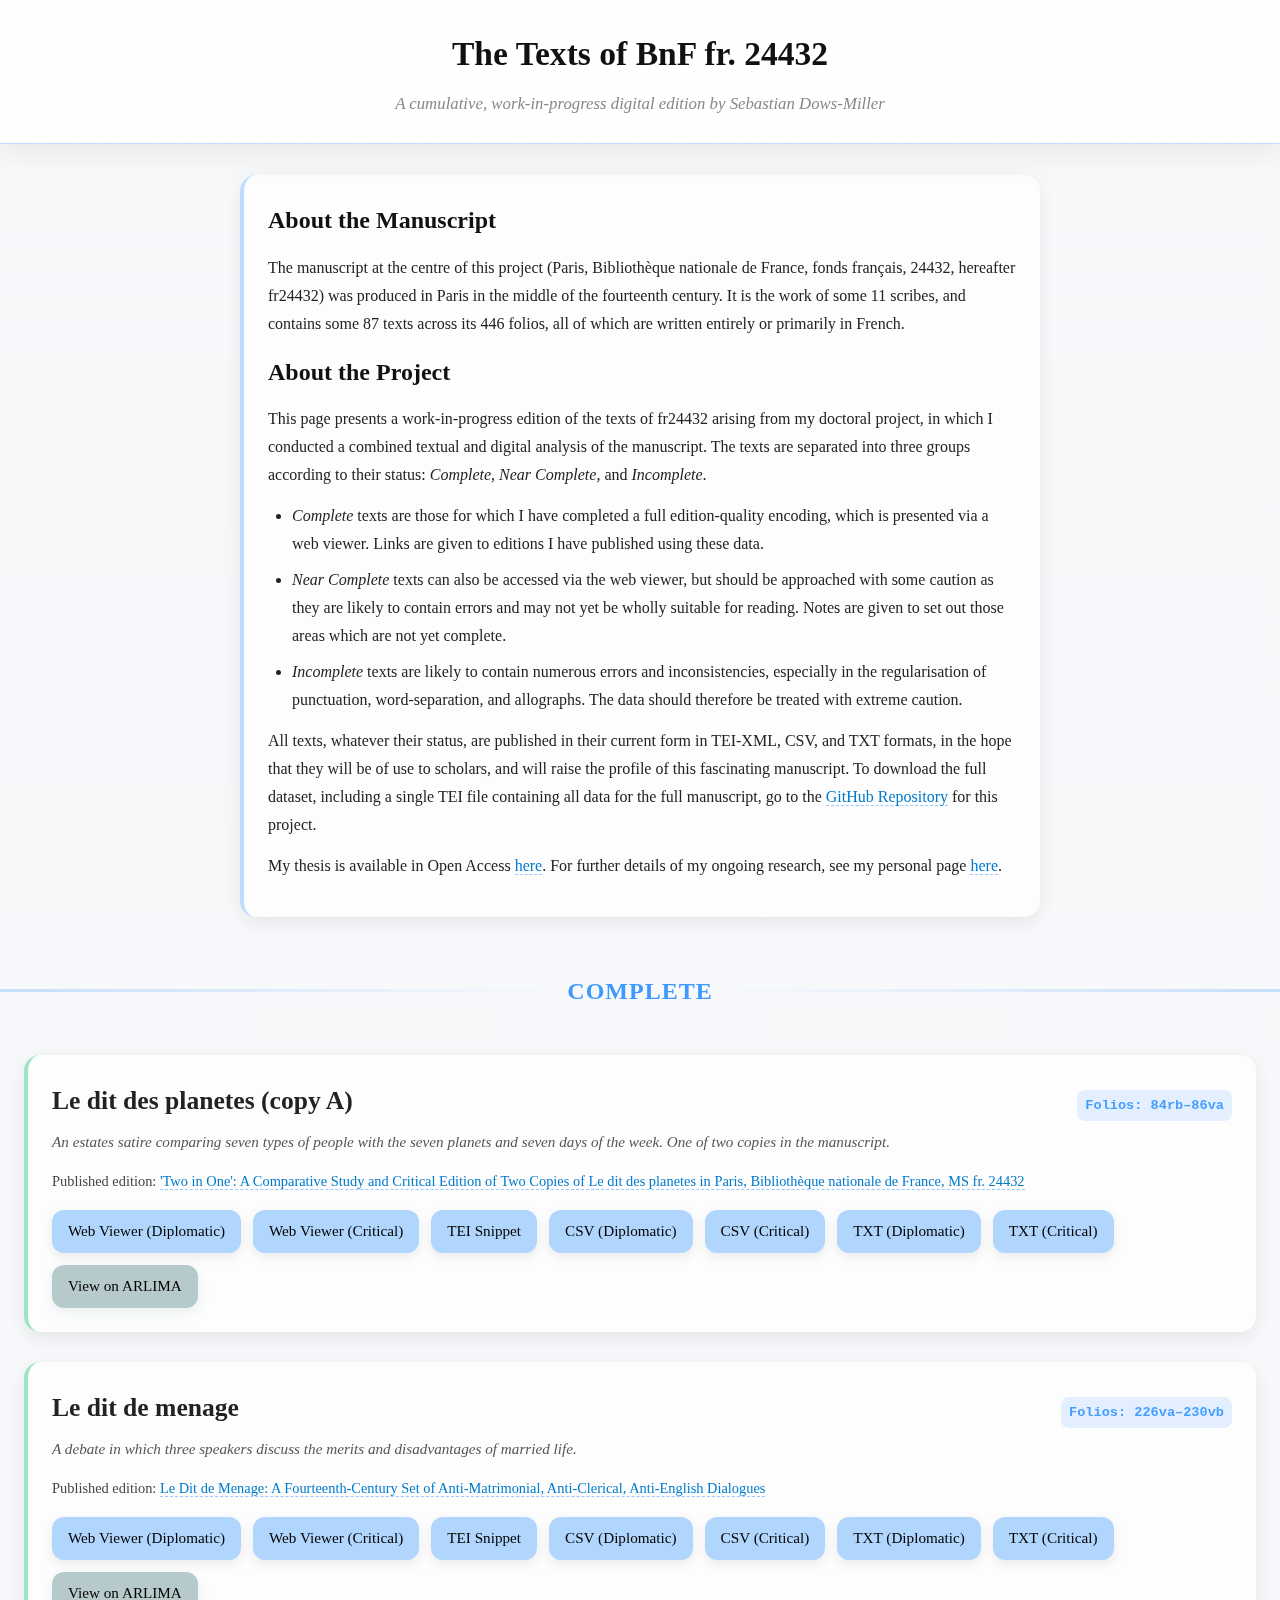
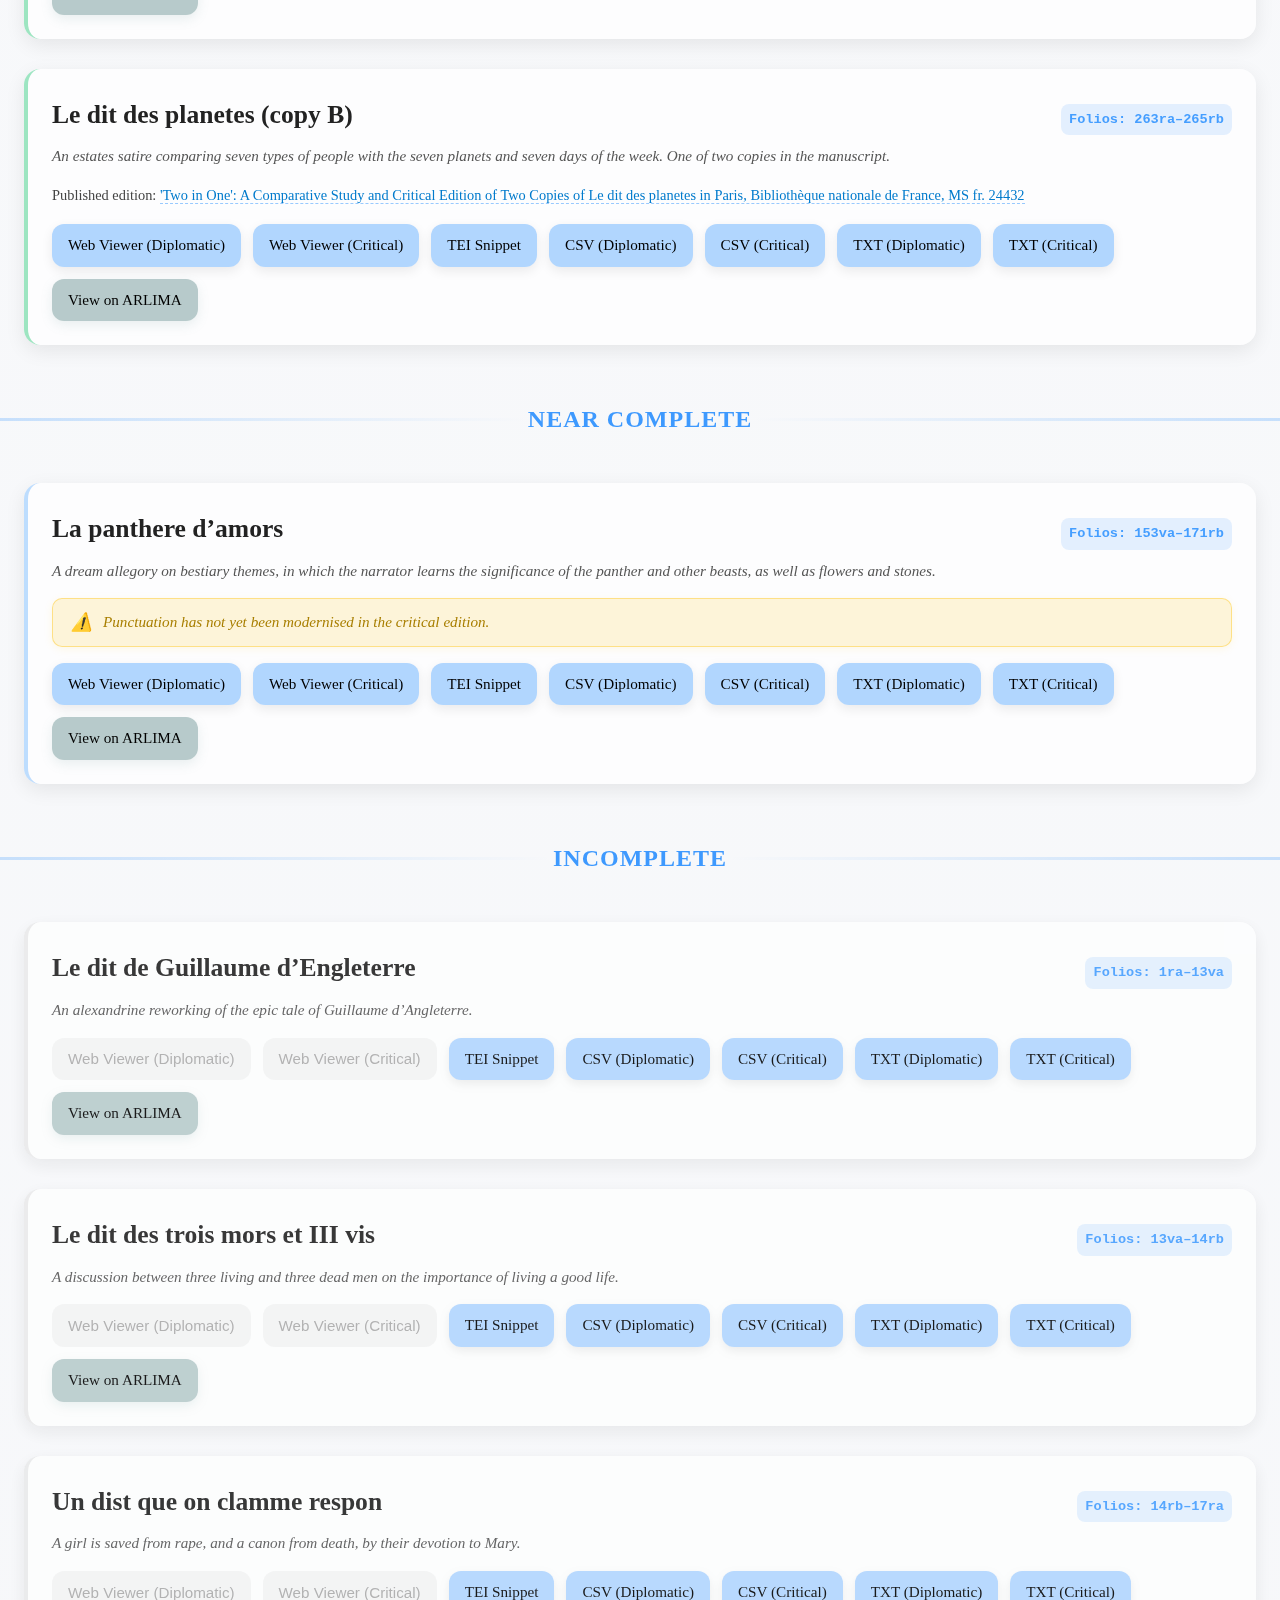
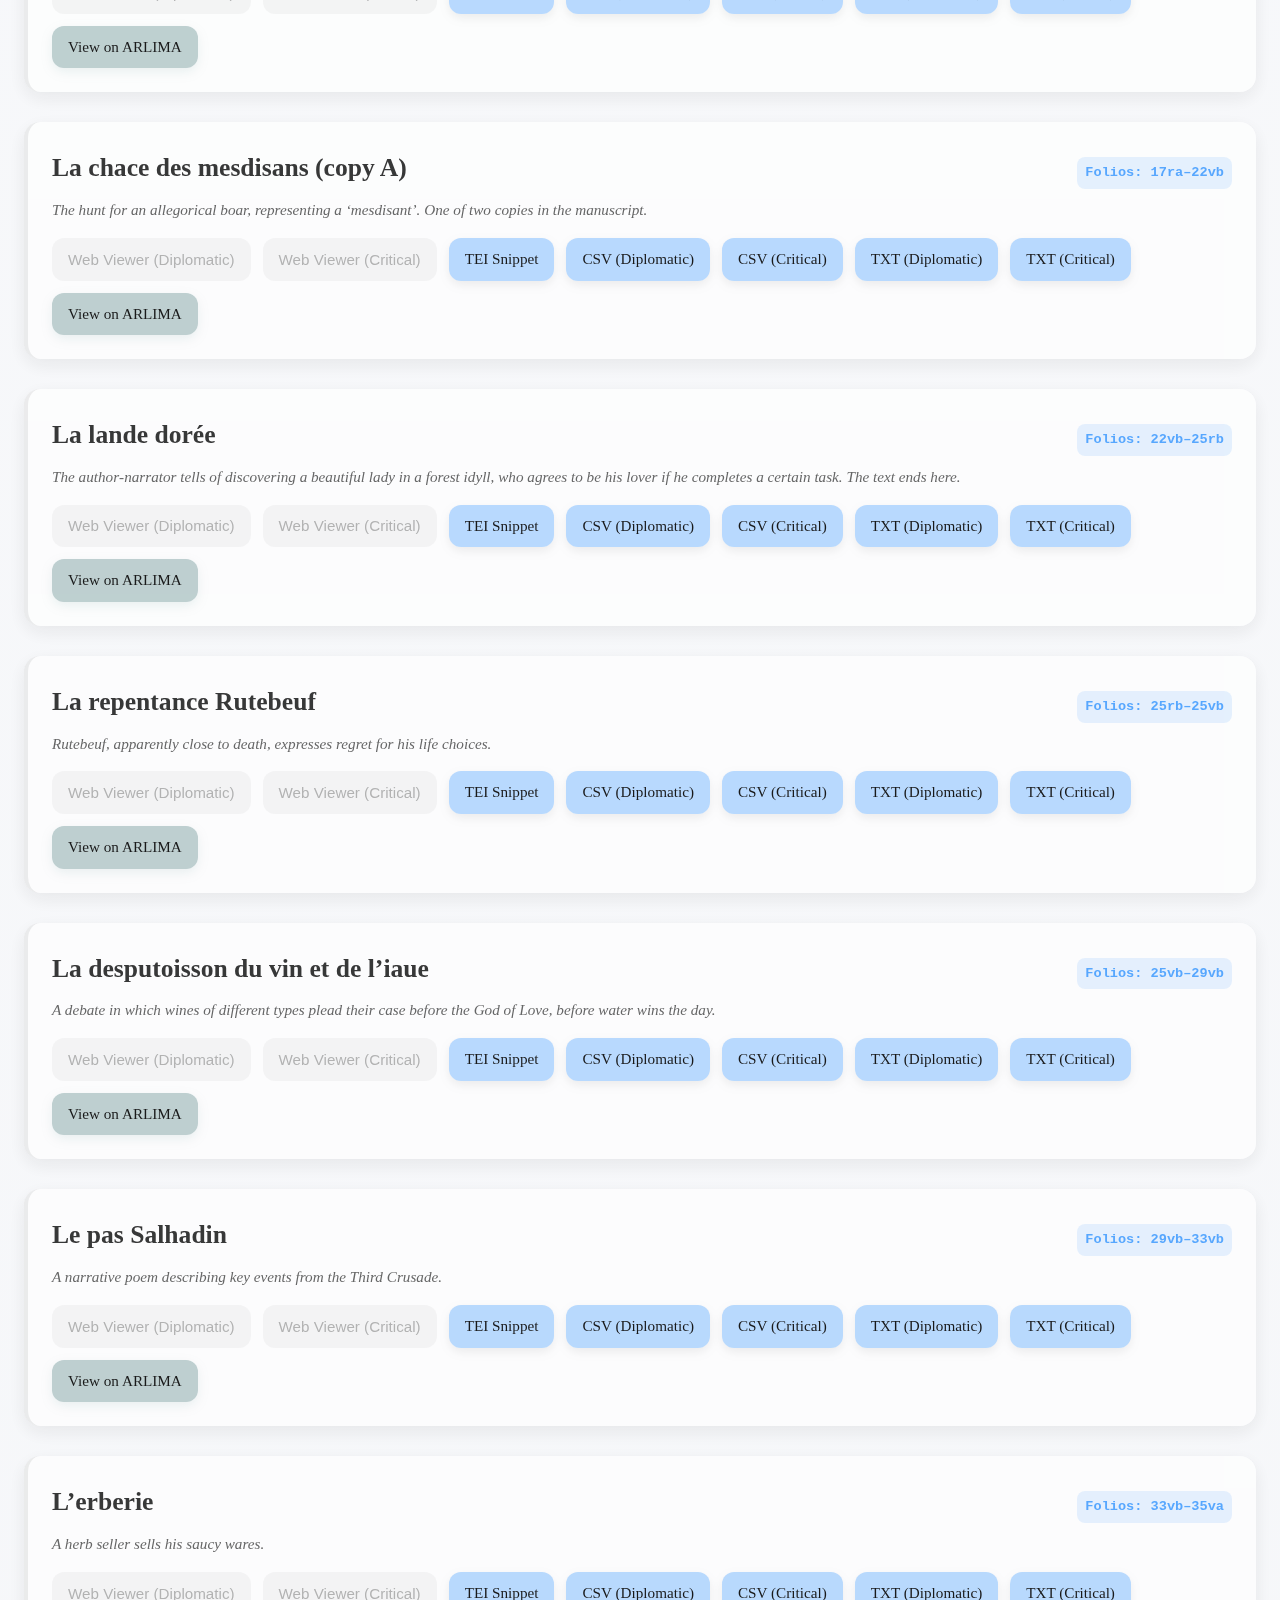
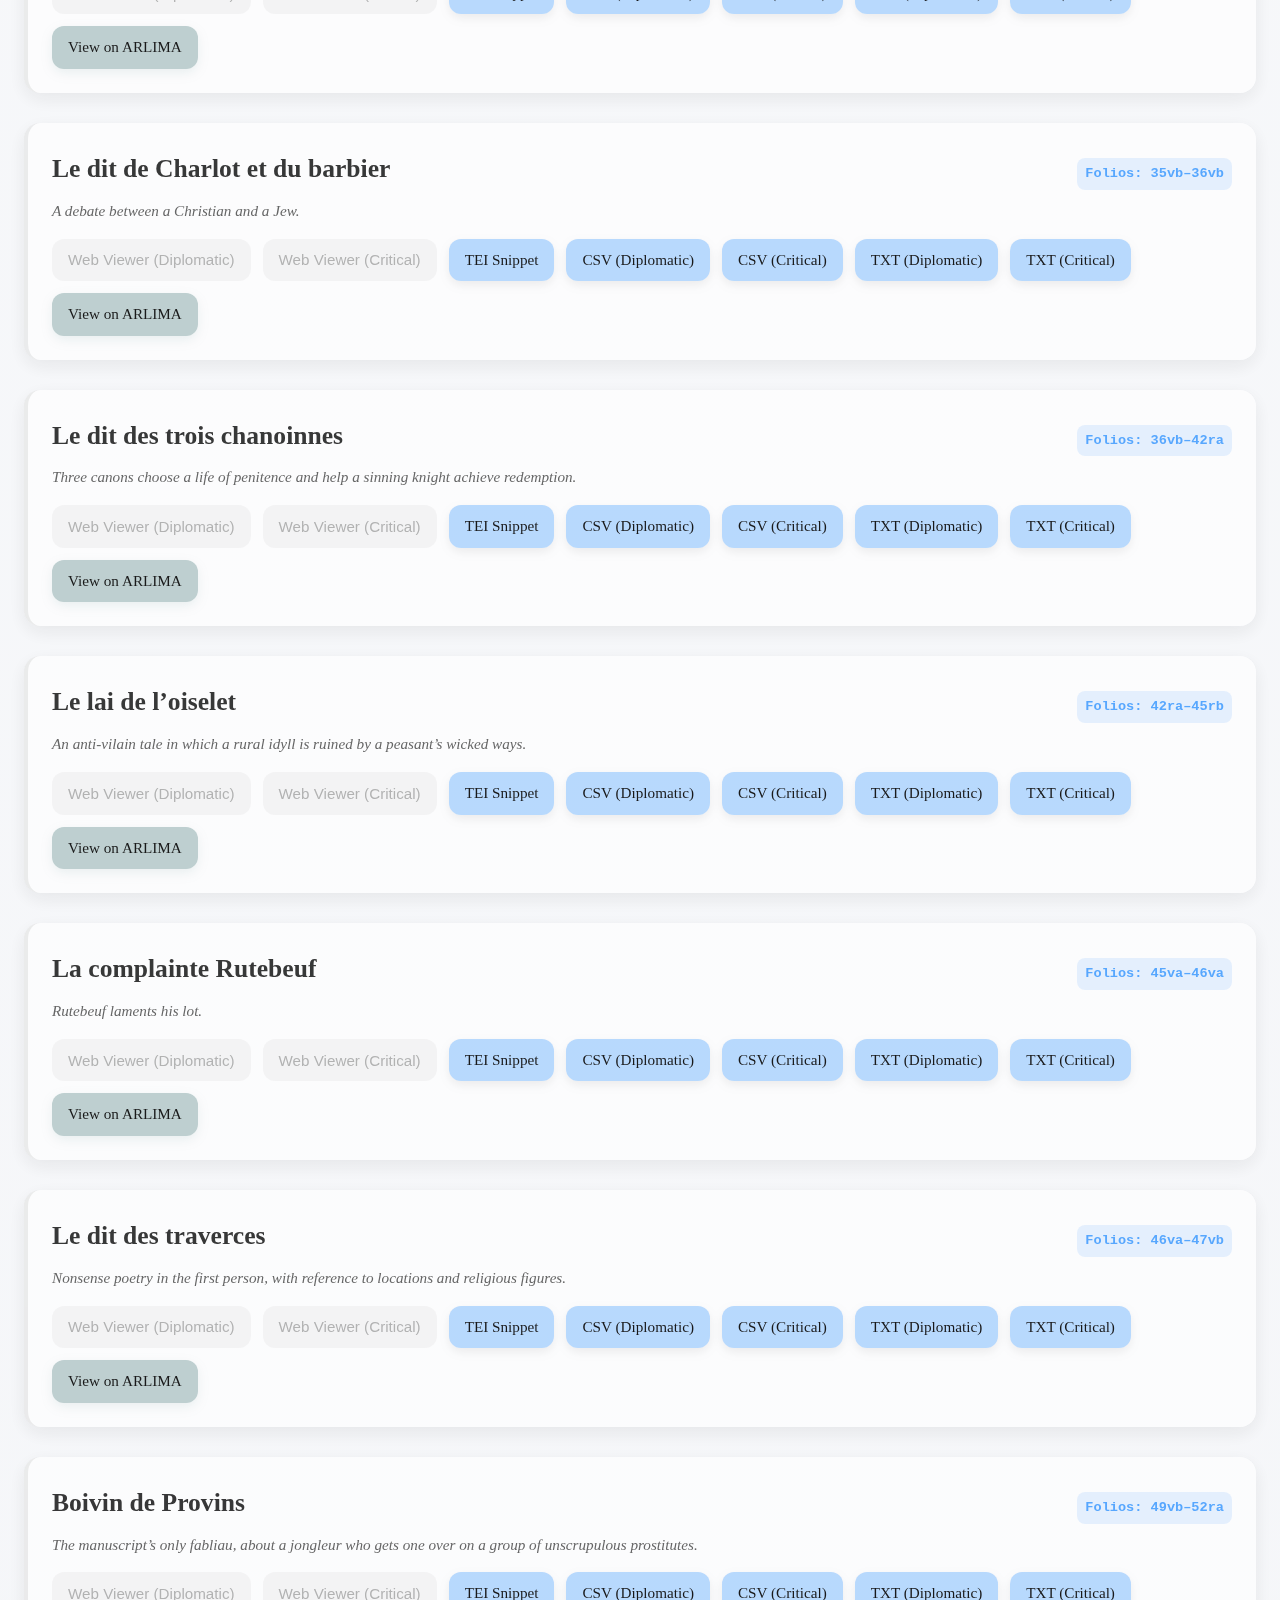
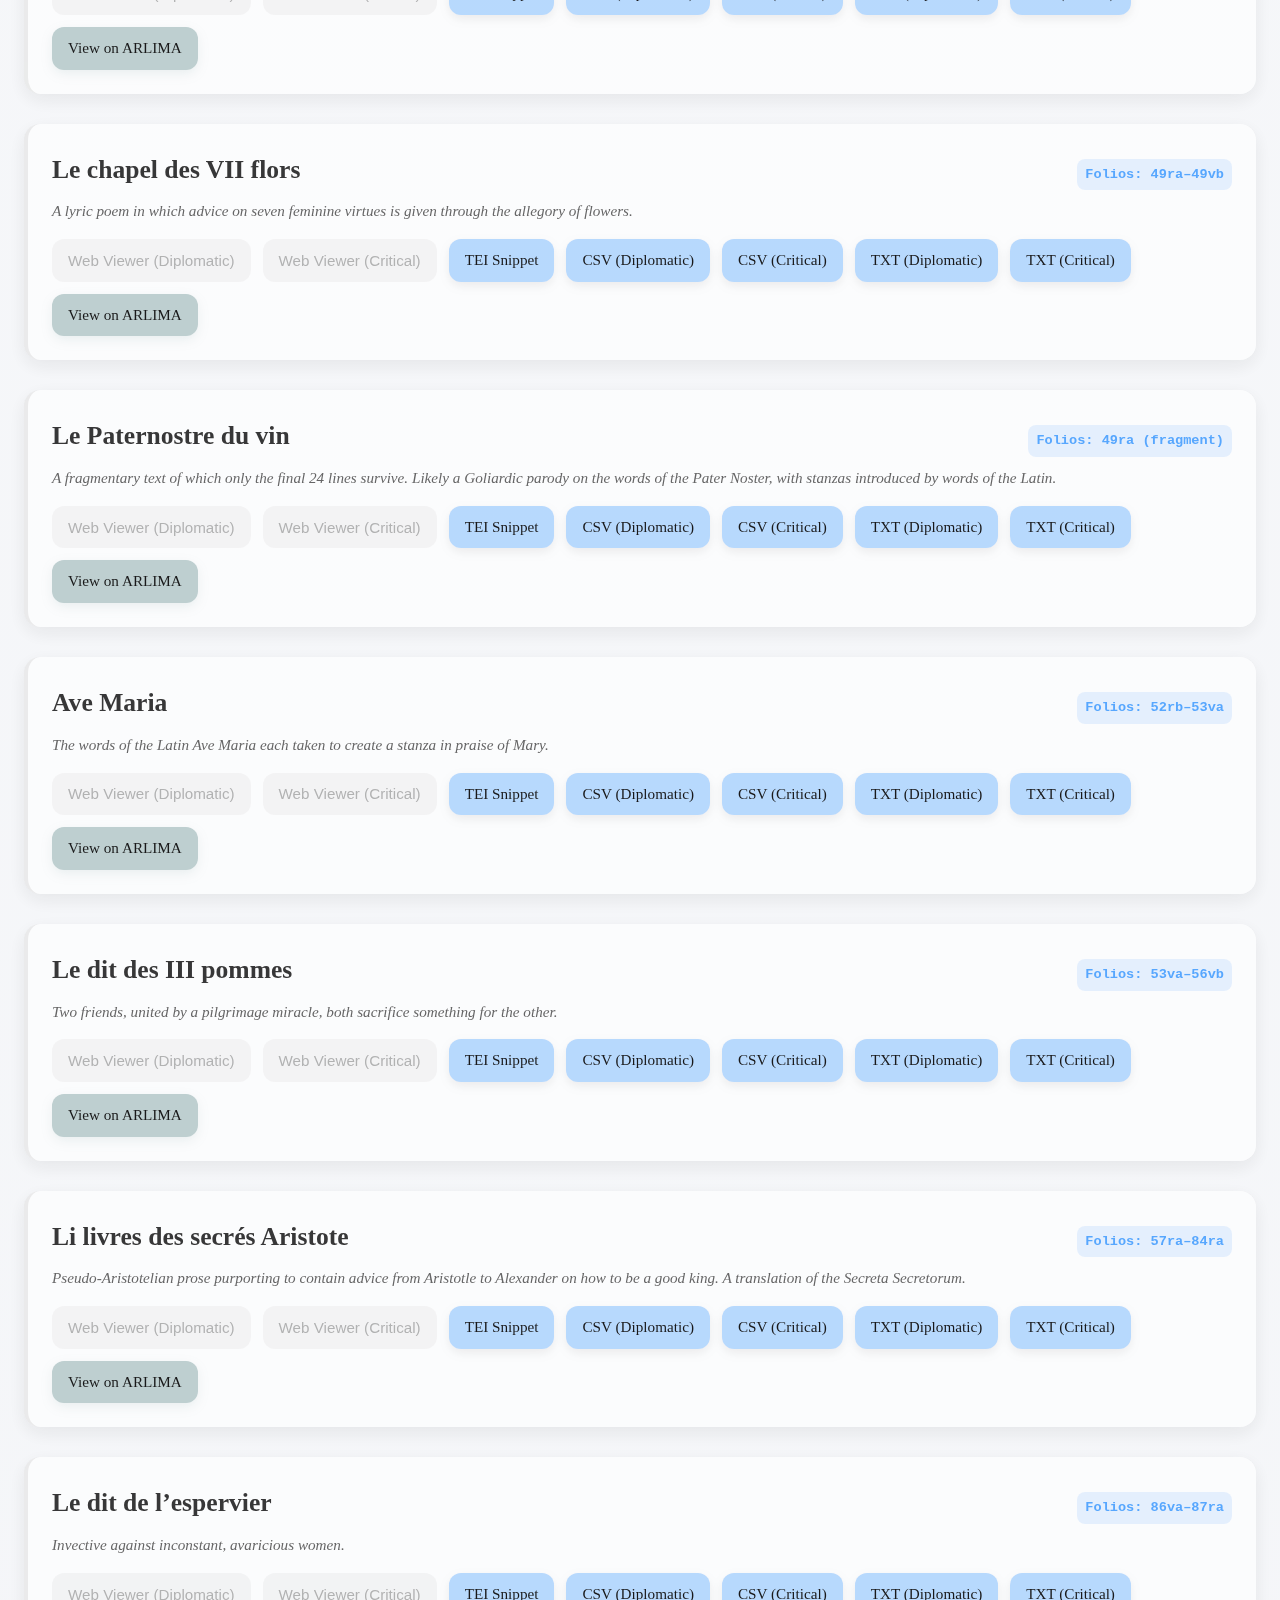
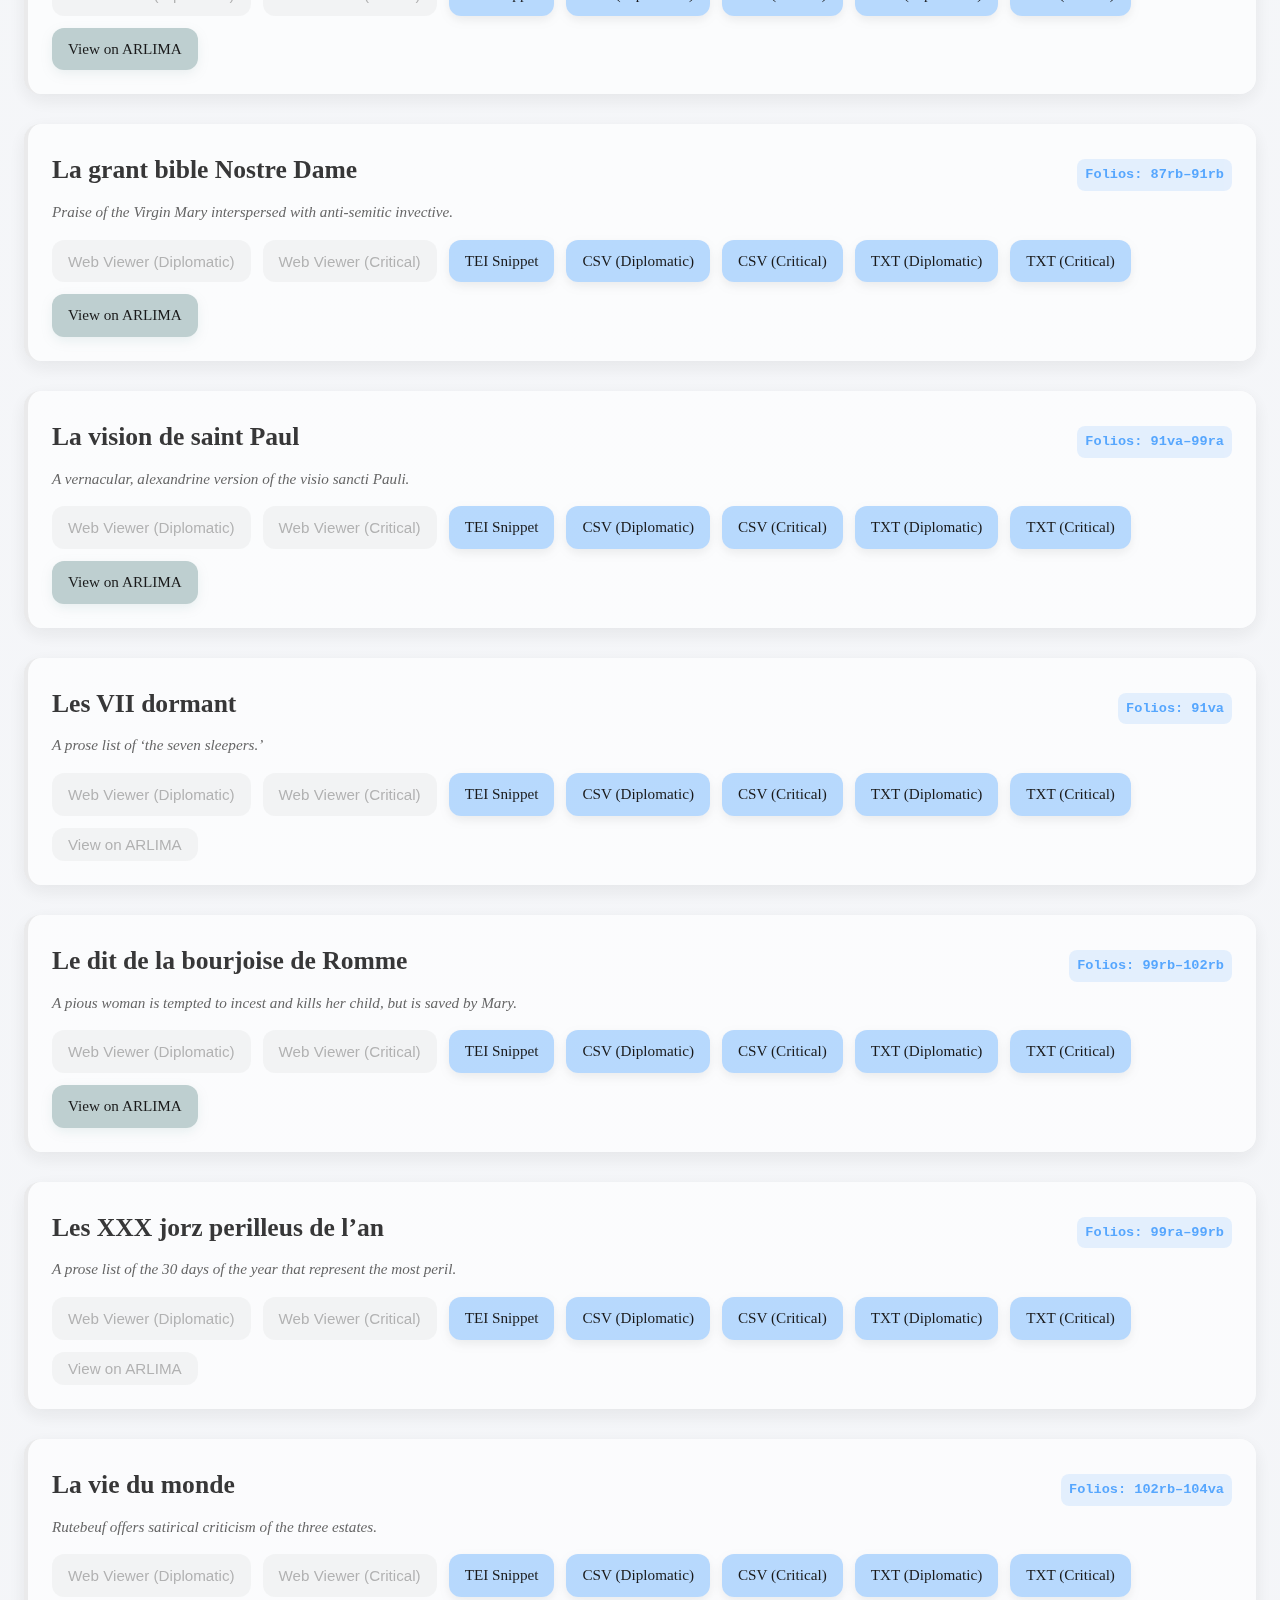
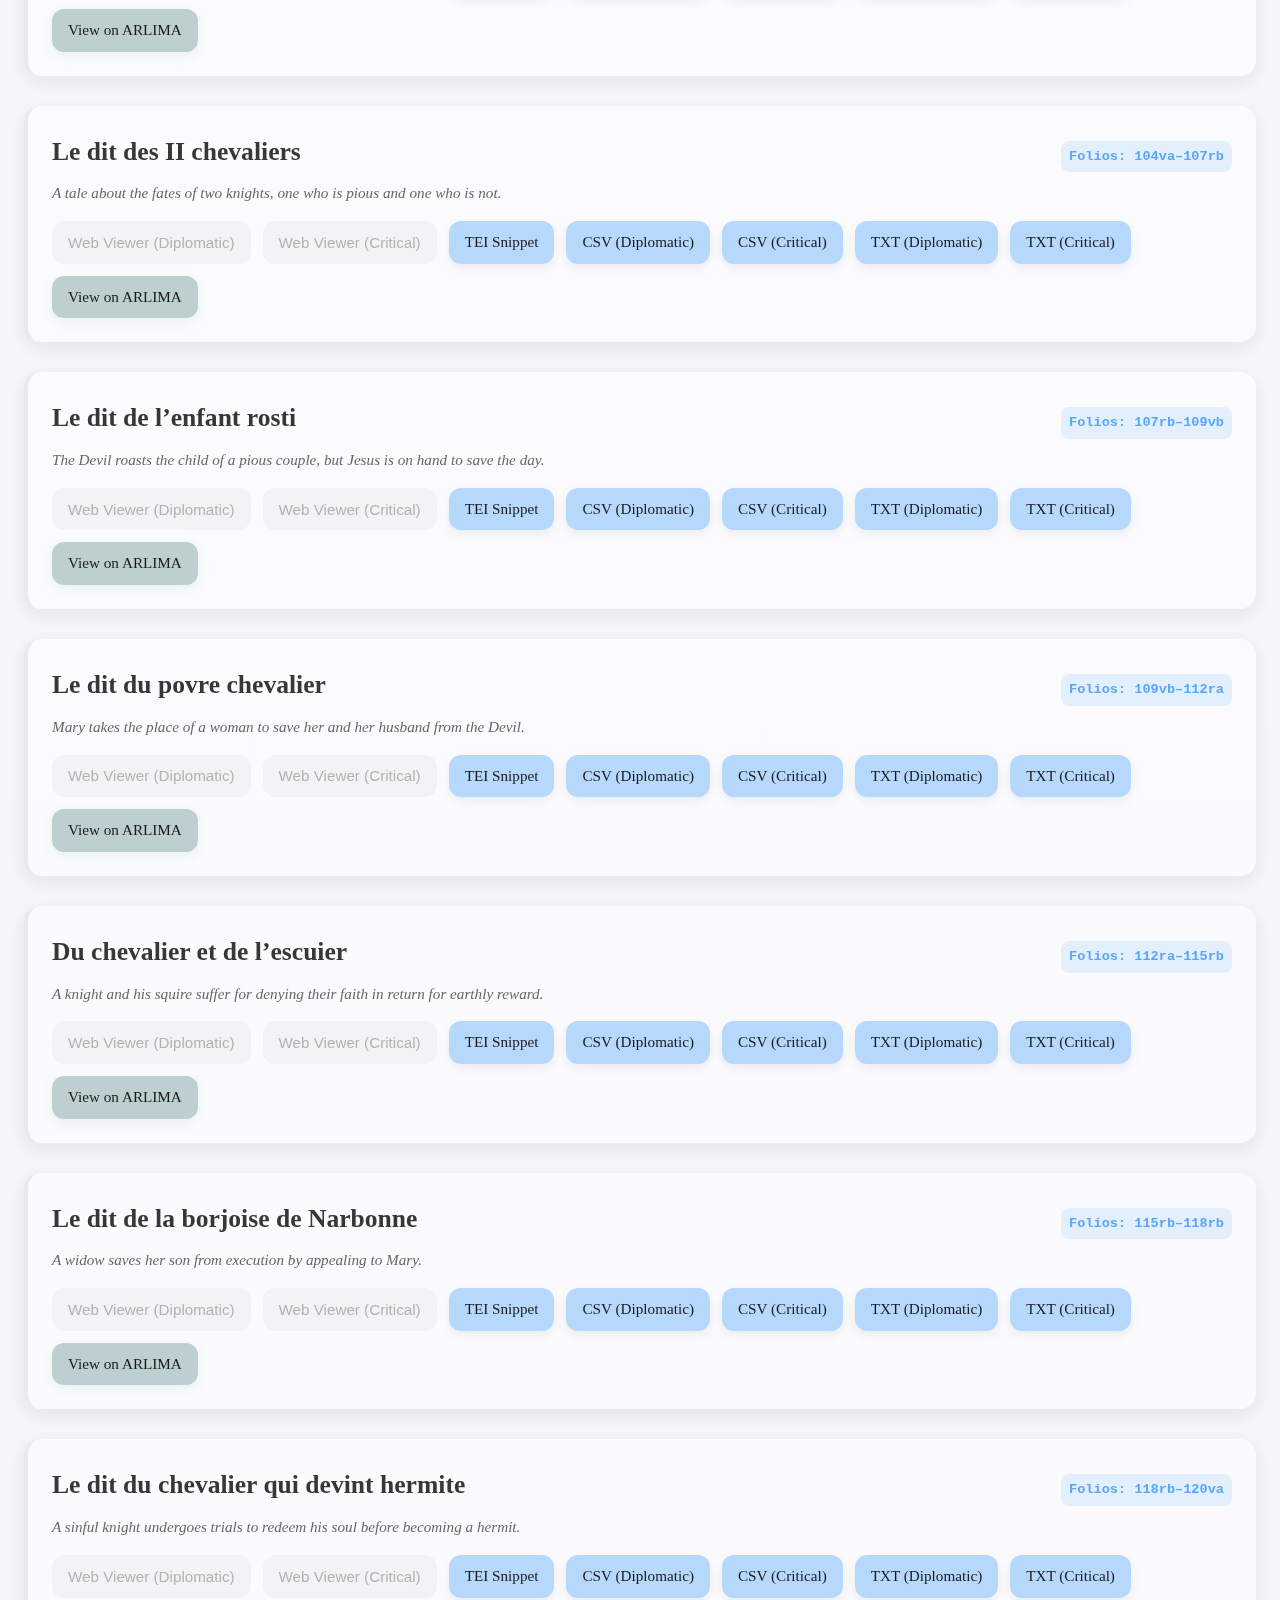
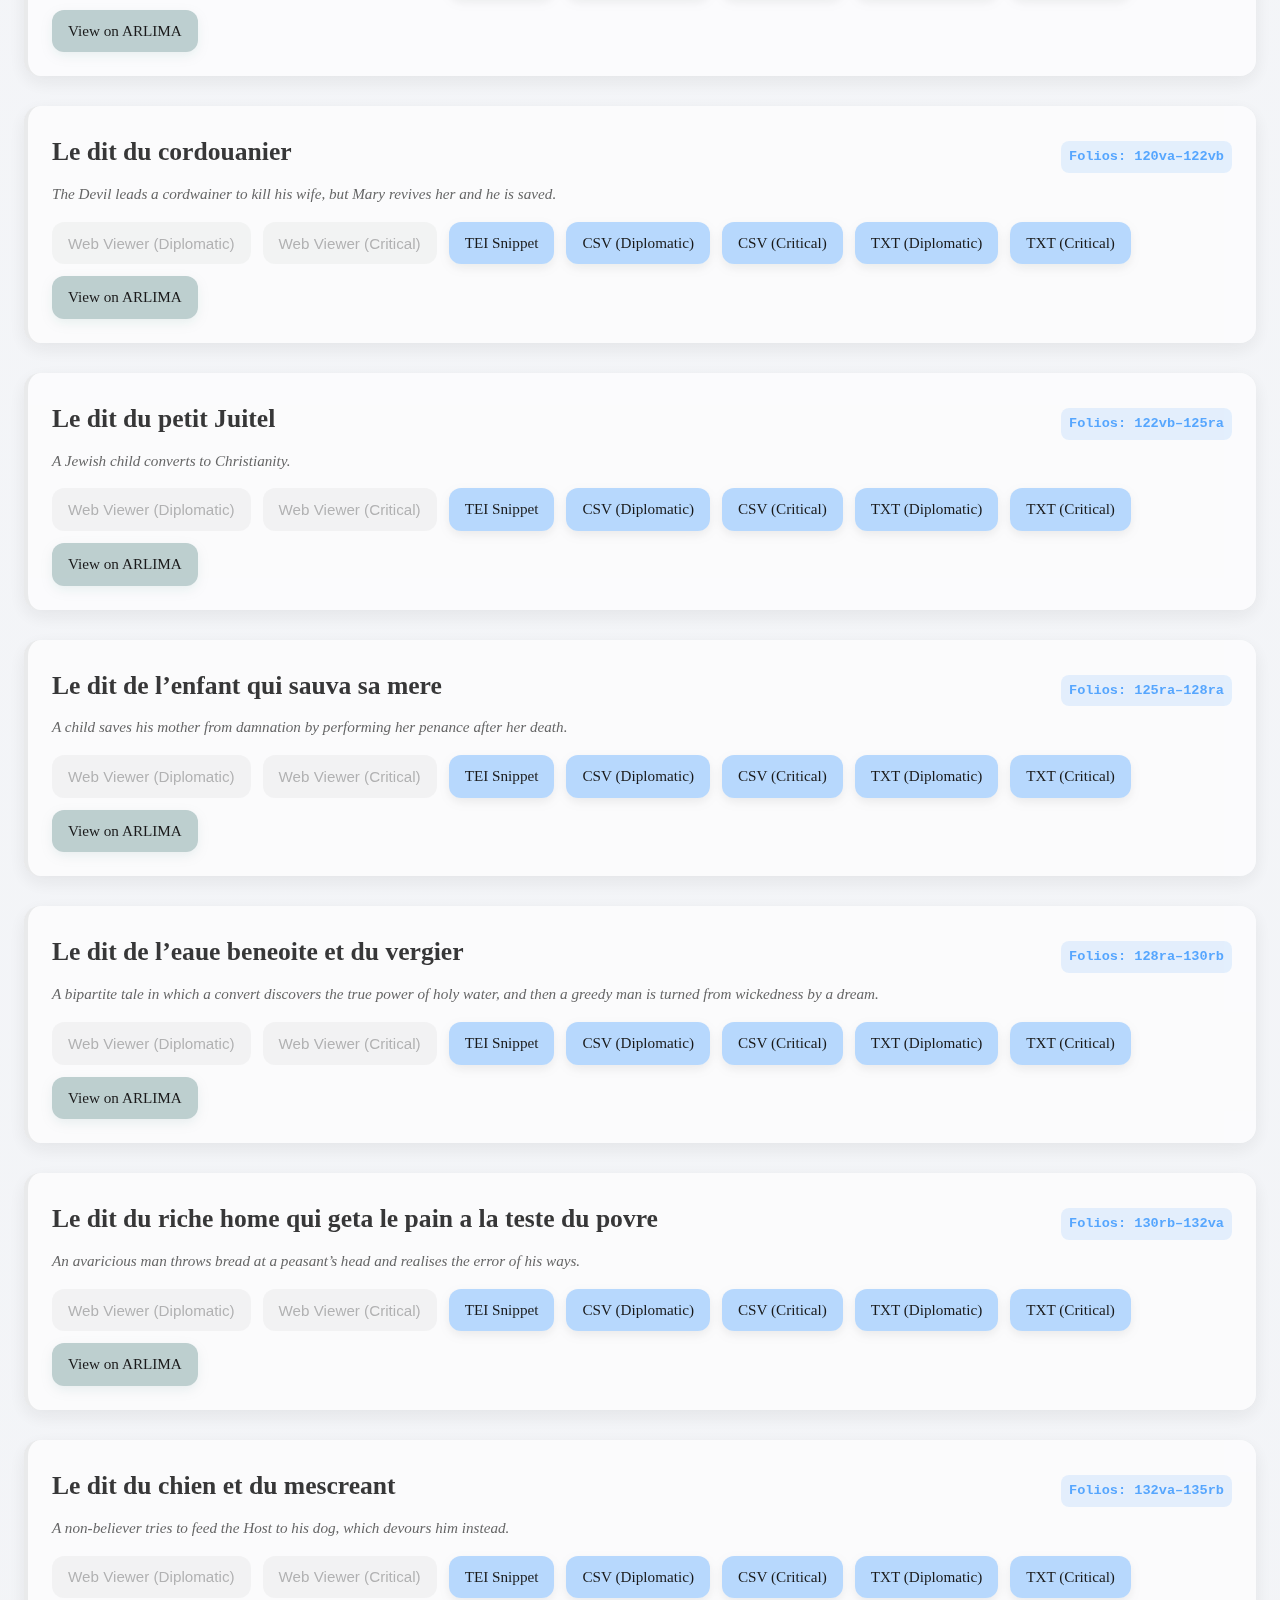
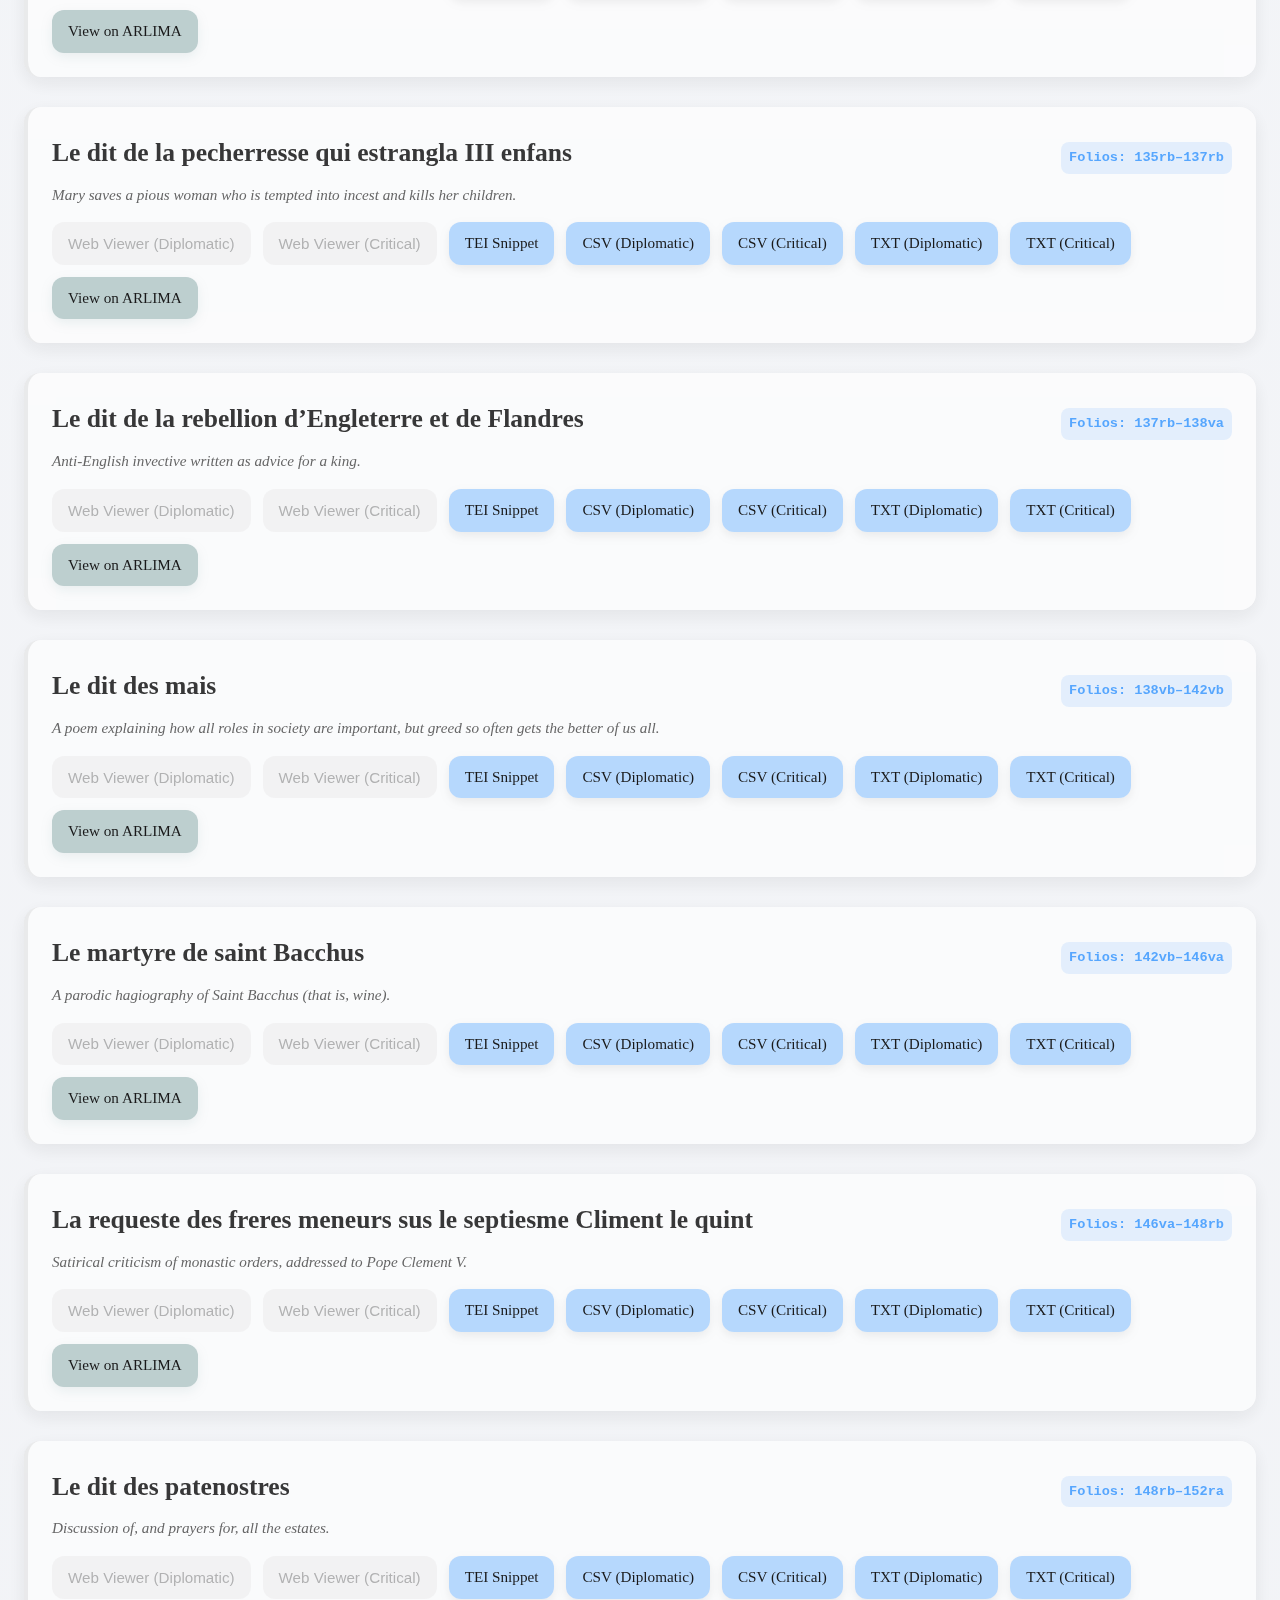
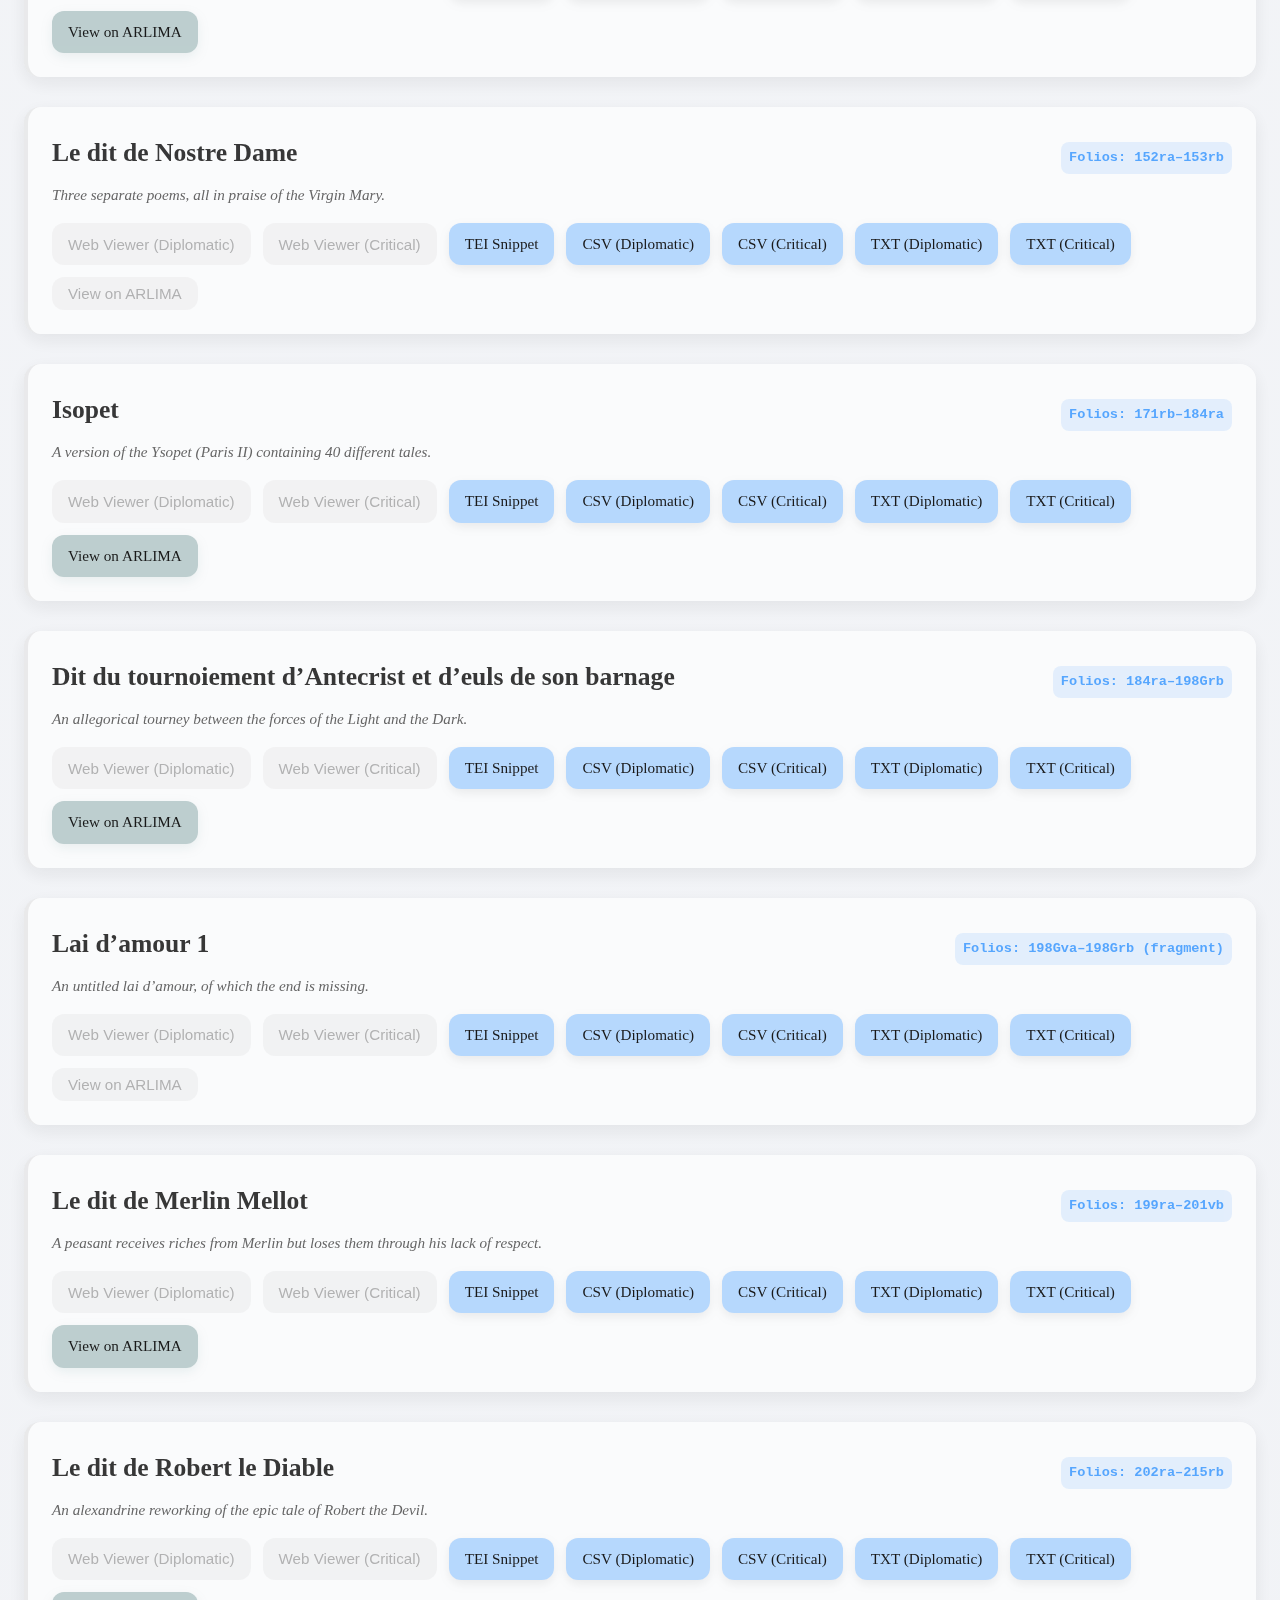
<file: out/html/index.html>
<!doctype html>
<html lang="en">
<head>
  <meta charset="utf-8">
  <title>The Texts of BnF fr. 24432 — Home</title>
  <meta name="viewport" content="width=device-width,initial-scale=1">
  <link id="site-style" rel="stylesheet" href="static/style.css">
</head>
<body class="has-fixed-header">
  <header class="index-header">
    <h1>
      The Texts of BnF fr. 24432
      <span class="subtitle">A cumulative, work-in-progress digital edition by Sebastian Dows-Miller</span>
    </h1>
  </header>

  <div class="overview-container">
    <span class="overview">
      <h2>About the Manuscript</h2>
      <p>
        The manuscript at the centre of this project (Paris, Bibliothèque nationale de France, fonds français, 24432, hereafter fr24432) was produced in Paris in the middle of the fourteenth century.
        It is the work of some 11 scribes, and contains some 87 texts across its 446 folios, all of which are written entirely or primarily in French.
      </p>
      <h2>About the Project</h2>
      <p>
        This page presents a work-in-progress edition of the texts of fr24432 arising from my doctoral project, in which I conducted a combined textual and digital analysis of the manuscript.
        The texts are separated into three groups according to their status: <em>Complete</em>, <em>Near Complete</em>, and <em>Incomplete</em>.
      </p>
      <ul>
        <li>
          <em>Complete</em> texts are those for which I have completed a full edition-quality encoding, which is presented via a web viewer.
          Links are given to editions I have published using these data.
        </li>
        <li>
          <em>Near Complete</em> texts can also be accessed via the web viewer, but should be approached with some caution as they are likely to contain errors and may not yet be wholly suitable for reading.
          Notes are given to set out those areas which are not yet complete.
        </li>
        <li>
          <em>Incomplete</em> texts are likely to contain numerous errors and inconsistencies, especially in the regularisation of punctuation, word-separation, and allographs.
          The data should therefore be treated with extreme caution.
        </li>
      </ul>
      <p>
        All texts, whatever their status, are published in their current form in TEI-XML, CSV, and TXT formats, in the hope that they will be of use to scholars, and will raise the profile of this fascinating manuscript.
        To download the full dataset, including a single TEI file containing all data for the full manuscript, go to the <a href="https://github.com/dowsmiller/fr24432" target="_blank">GitHub Repository</a> for this project.
      </p>
      <p>
        My thesis is available in Open Access <a href="https://ora.ox.ac.uk/objects/uuid:57feff4b-fa3e-4133-b1c9-7544b6874f4b" target="_blank">here</a>.
        For further details of my ongoing research, see my personal page <a href="https://dowsmiller.github.io" target="_blank">here</a>.
      </p>
    </span>
  </div>

  
  
  
    
      <h2 class="group-heading">COMPLETE</h2>
      
      
        <div class="cards-wrapper">
          <div class="card" data-state="complete"> 
            <div class="card-header-info">
              
              <h2 class="card-title">Le dit des planetes (copy A)</h2>
              
              
              
                <p class="folio-range">Folios: 84rb–86va</span>
              
            </div>
            
            
            
              <p class="card-summary">An estates satire comparing seven types of people with the seven planets and seven days of the week. One of two copies in the manuscript.</p>
            

            
            
              <p class="edition-link-container">
                Published edition: 
                <a href="https://doi.org/10.1353/mns.2025.a974088" target="_blank" class="edition-link">'Two in One': A Comparative Study and Critical Edition of Two Copies of Le dit des planetes in Paris, Bibliothèque nationale de France, MS fr. 24432</a>
              </p>
            

            
            

            
            <div class="link-buttons">
              
              
              
                <a href="planetes1-diplomatic.html" class="button">Web Viewer (Diplomatic)</a>
              
              
              
                <a href="planetes1-critical.html" class="button">Web Viewer (Critical)</a>
              
              
              
              <a href="https://raw.githubusercontent.com/dowsmiller/fr24432/main/out/tei/complete/Planetes1.xml" class="button">TEI Snippet</a>
              <a href="https://raw.githubusercontent.com/dowsmiller/fr24432/main/out/csv/complete/diplomatic/Planetes1.csv" class="button">CSV (Diplomatic)</a>
              <a href="https://raw.githubusercontent.com/dowsmiller/fr24432/main/out/csv/complete/critical/Planetes1.csv" class="button">CSV (Critical)</a>
              <a href="https://raw.githubusercontent.com/dowsmiller/fr24432/main/out/txt/complete/diplomatic/Planetes1.txt" class="button">TXT (Diplomatic)</a>
              <a href="https://raw.githubusercontent.com/dowsmiller/fr24432/main/out/txt/complete/critical/Planetes1.txt" class="button">TXT (Critical)</a>

              
                <a href="https://www.arlima.net/mp/planetes_dit_des.html" class="button arlima-button">View on ARLIMA</a>
              
            </div>
          </div>
        </div>
      
        <div class="cards-wrapper">
          <div class="card" data-state="complete"> 
            <div class="card-header-info">
              
              <h2 class="card-title">Le dit de menage</h2>
              
              
              
                <p class="folio-range">Folios: 226va–230vb</span>
              
            </div>
            
            
            
              <p class="card-summary">A debate in which three speakers discuss the merits and disadvantages of married life.</p>
            

            
            
              <p class="edition-link-container">
                Published edition: 
                <a href="https://doi.org/10.1515/zrp-2025-0015" target="_blank" class="edition-link">Le Dit de Menage: A Fourteenth-Century Set of Anti-Matrimonial, Anti-Clerical, Anti-English Dialogues</a>
              </p>
            

            
            

            
            <div class="link-buttons">
              
              
              
                <a href="menage-diplomatic.html" class="button">Web Viewer (Diplomatic)</a>
              
              
              
                <a href="menage-critical.html" class="button">Web Viewer (Critical)</a>
              
              
              
              <a href="https://raw.githubusercontent.com/dowsmiller/fr24432/main/out/tei/complete/Menage.xml" class="button">TEI Snippet</a>
              <a href="https://raw.githubusercontent.com/dowsmiller/fr24432/main/out/csv/complete/diplomatic/Menage.csv" class="button">CSV (Diplomatic)</a>
              <a href="https://raw.githubusercontent.com/dowsmiller/fr24432/main/out/csv/complete/critical/Menage.csv" class="button">CSV (Critical)</a>
              <a href="https://raw.githubusercontent.com/dowsmiller/fr24432/main/out/txt/complete/diplomatic/Menage.txt" class="button">TXT (Diplomatic)</a>
              <a href="https://raw.githubusercontent.com/dowsmiller/fr24432/main/out/txt/complete/critical/Menage.txt" class="button">TXT (Critical)</a>

              
                <a href="https://www.arlima.net/mp/menage_dit_de.html" class="button arlima-button">View on ARLIMA</a>
              
            </div>
          </div>
        </div>
      
        <div class="cards-wrapper">
          <div class="card" data-state="complete"> 
            <div class="card-header-info">
              
              <h2 class="card-title">Le dit des planetes (copy B)</h2>
              
              
              
                <p class="folio-range">Folios: 263ra–265rb</span>
              
            </div>
            
            
            
              <p class="card-summary">An estates satire comparing seven types of people with the seven planets and seven days of the week. One of two copies in the manuscript.</p>
            

            
            
              <p class="edition-link-container">
                Published edition: 
                <a href="https://doi.org/10.1353/mns.2025.a974088" target="_blank" class="edition-link">'Two in One': A Comparative Study and Critical Edition of Two Copies of Le dit des planetes in Paris, Bibliothèque nationale de France, MS fr. 24432</a>
              </p>
            

            
            

            
            <div class="link-buttons">
              
              
              
                <a href="planetes2-diplomatic.html" class="button">Web Viewer (Diplomatic)</a>
              
              
              
                <a href="planetes2-critical.html" class="button">Web Viewer (Critical)</a>
              
              
              
              <a href="https://raw.githubusercontent.com/dowsmiller/fr24432/main/out/tei/complete/Planetes2.xml" class="button">TEI Snippet</a>
              <a href="https://raw.githubusercontent.com/dowsmiller/fr24432/main/out/csv/complete/diplomatic/Planetes2.csv" class="button">CSV (Diplomatic)</a>
              <a href="https://raw.githubusercontent.com/dowsmiller/fr24432/main/out/csv/complete/critical/Planetes2.csv" class="button">CSV (Critical)</a>
              <a href="https://raw.githubusercontent.com/dowsmiller/fr24432/main/out/txt/complete/diplomatic/Planetes2.txt" class="button">TXT (Diplomatic)</a>
              <a href="https://raw.githubusercontent.com/dowsmiller/fr24432/main/out/txt/complete/critical/Planetes2.txt" class="button">TXT (Critical)</a>

              
                <a href="https://www.arlima.net/mp/planetes_dit_des.html" class="button arlima-button">View on ARLIMA</a>
              
            </div>
          </div>
        </div>
      
    
  
    
      <h2 class="group-heading">NEAR COMPLETE</h2>
      
      
        <div class="cards-wrapper">
          <div class="card" data-state="near-complete"> 
            <div class="card-header-info">
              
              <h2 class="card-title">La panthere d’amors</h2>
              
              
              
                <p class="folio-range">Folios: 153va–171rb</span>
              
            </div>
            
            
            
              <p class="card-summary">A dream allegory on bestiary themes, in which the narrator learns the significance of the panther and other beasts, as well as flowers and stones.</p>
            

            
            

            
            
              <p class="card-warning">Punctuation has not yet been modernised in the critical edition.</p>
            

            
            <div class="link-buttons">
              
              
              
                <a href="panthere-diplomatic.html" class="button">Web Viewer (Diplomatic)</a>
              
              
              
                <a href="panthere-critical.html" class="button">Web Viewer (Critical)</a>
              
              
              
              <a href="https://raw.githubusercontent.com/dowsmiller/fr24432/main/out/tei/near-complete/Panthere.xml" class="button">TEI Snippet</a>
              <a href="https://raw.githubusercontent.com/dowsmiller/fr24432/main/out/csv/near-complete/diplomatic/Panthere.csv" class="button">CSV (Diplomatic)</a>
              <a href="https://raw.githubusercontent.com/dowsmiller/fr24432/main/out/csv/near-complete/critical/Panthere.csv" class="button">CSV (Critical)</a>
              <a href="https://raw.githubusercontent.com/dowsmiller/fr24432/main/out/txt/near-complete/diplomatic/Panthere.txt" class="button">TXT (Diplomatic)</a>
              <a href="https://raw.githubusercontent.com/dowsmiller/fr24432/main/out/txt/near-complete/critical/Panthere.txt" class="button">TXT (Critical)</a>

              
                <a href="https://www.arlima.net/mp/nicole_de_margival/la_panthere_d_amors.html" class="button arlima-button">View on ARLIMA</a>
              
            </div>
          </div>
        </div>
      
    
  
    
      <h2 class="group-heading">INCOMPLETE</h2>
      
      
        <div class="cards-wrapper">
          <div class="card" data-state="incomplete"> 
            <div class="card-header-info">
              
              <h2 class="card-title">Le dit de Guillaume d’Engleterre</h2>
              
              
              
                <p class="folio-range">Folios: 1ra–13va</span>
              
            </div>
            
            
            
              <p class="card-summary">An alexandrine reworking of the epic tale of Guillaume d’Angleterre.</p>
            

            
            

            
            

            
            <div class="link-buttons">
              
              
              
                <button disabled class="button disabled">Web Viewer (Diplomatic)</button>
              
              
              
                <button disabled class="button disabled">Web Viewer (Critical)</button>
              
              
              
              <a href="https://raw.githubusercontent.com/dowsmiller/fr24432/main/out/tei/incomplete/GdA.xml" class="button">TEI Snippet</a>
              <a href="https://raw.githubusercontent.com/dowsmiller/fr24432/main/out/csv/incomplete/diplomatic/GdA.csv" class="button">CSV (Diplomatic)</a>
              <a href="https://raw.githubusercontent.com/dowsmiller/fr24432/main/out/csv/incomplete/critical/GdA.csv" class="button">CSV (Critical)</a>
              <a href="https://raw.githubusercontent.com/dowsmiller/fr24432/main/out/txt/incomplete/diplomatic/GdA.txt" class="button">TXT (Diplomatic)</a>
              <a href="https://raw.githubusercontent.com/dowsmiller/fr24432/main/out/txt/incomplete/critical/GdA.txt" class="button">TXT (Critical)</a>

              
                <a href="https://www.arlima.net/eh/guillaume_dengleterre_dit.html" class="button arlima-button">View on ARLIMA</a>
              
            </div>
          </div>
        </div>
      
        <div class="cards-wrapper">
          <div class="card" data-state="incomplete"> 
            <div class="card-header-info">
              
              <h2 class="card-title">Le dit des trois mors et III vis</h2>
              
              
              
                <p class="folio-range">Folios: 13va–14rb</span>
              
            </div>
            
            
            
              <p class="card-summary">A discussion between three living and three dead men on the importance of living a good life.</p>
            

            
            

            
            

            
            <div class="link-buttons">
              
              
              
                <button disabled class="button disabled">Web Viewer (Diplomatic)</button>
              
              
              
                <button disabled class="button disabled">Web Viewer (Critical)</button>
              
              
              
              <a href="https://raw.githubusercontent.com/dowsmiller/fr24432/main/out/tei/incomplete/TMTV1.xml" class="button">TEI Snippet</a>
              <a href="https://raw.githubusercontent.com/dowsmiller/fr24432/main/out/csv/incomplete/diplomatic/TMTV1.csv" class="button">CSV (Diplomatic)</a>
              <a href="https://raw.githubusercontent.com/dowsmiller/fr24432/main/out/csv/incomplete/critical/TMTV1.csv" class="button">CSV (Critical)</a>
              <a href="https://raw.githubusercontent.com/dowsmiller/fr24432/main/out/txt/incomplete/diplomatic/TMTV1.txt" class="button">TXT (Diplomatic)</a>
              <a href="https://raw.githubusercontent.com/dowsmiller/fr24432/main/out/txt/incomplete/critical/TMTV1.txt" class="button">TXT (Critical)</a>

              
                <a href="https://www.arlima.net/qt/trois_morts_et_trois_vifs/fr_version_4.html" class="button arlima-button">View on ARLIMA</a>
              
            </div>
          </div>
        </div>
      
        <div class="cards-wrapper">
          <div class="card" data-state="incomplete"> 
            <div class="card-header-info">
              
              <h2 class="card-title">Un dist que on clamme respon</h2>
              
              
              
                <p class="folio-range">Folios: 14rb–17ra</span>
              
            </div>
            
            
            
              <p class="card-summary">A girl is saved from rape, and a canon from death, by their devotion to Mary.</p>
            

            
            

            
            

            
            <div class="link-buttons">
              
              
              
                <button disabled class="button disabled">Web Viewer (Diplomatic)</button>
              
              
              
                <button disabled class="button disabled">Web Viewer (Critical)</button>
              
              
              
              <a href="https://raw.githubusercontent.com/dowsmiller/fr24432/main/out/tei/incomplete/Respon.xml" class="button">TEI Snippet</a>
              <a href="https://raw.githubusercontent.com/dowsmiller/fr24432/main/out/csv/incomplete/diplomatic/Respon.csv" class="button">CSV (Diplomatic)</a>
              <a href="https://raw.githubusercontent.com/dowsmiller/fr24432/main/out/csv/incomplete/critical/Respon.csv" class="button">CSV (Critical)</a>
              <a href="https://raw.githubusercontent.com/dowsmiller/fr24432/main/out/txt/incomplete/diplomatic/Respon.txt" class="button">TXT (Diplomatic)</a>
              <a href="https://raw.githubusercontent.com/dowsmiller/fr24432/main/out/txt/incomplete/critical/Respon.txt" class="button">TXT (Critical)</a>

              
                <a href="https://www.arlima.net/il/jean_de_saint-quentin/le_dist_que_on_clamme_respon.html" class="button arlima-button">View on ARLIMA</a>
              
            </div>
          </div>
        </div>
      
        <div class="cards-wrapper">
          <div class="card" data-state="incomplete"> 
            <div class="card-header-info">
              
              <h2 class="card-title">La chace des mesdisans (copy A)</h2>
              
              
              
                <p class="folio-range">Folios: 17ra–22vb</span>
              
            </div>
            
            
            
              <p class="card-summary">The hunt for an allegorical boar, representing a ‘mesdisant’. One of two copies in the manuscript.</p>
            

            
            

            
            

            
            <div class="link-buttons">
              
              
              
                <button disabled class="button disabled">Web Viewer (Diplomatic)</button>
              
              
              
                <button disabled class="button disabled">Web Viewer (Critical)</button>
              
              
              
              <a href="https://raw.githubusercontent.com/dowsmiller/fr24432/main/out/tei/incomplete/Mesdisans1.xml" class="button">TEI Snippet</a>
              <a href="https://raw.githubusercontent.com/dowsmiller/fr24432/main/out/csv/incomplete/diplomatic/Mesdisans1.csv" class="button">CSV (Diplomatic)</a>
              <a href="https://raw.githubusercontent.com/dowsmiller/fr24432/main/out/csv/incomplete/critical/Mesdisans1.csv" class="button">CSV (Critical)</a>
              <a href="https://raw.githubusercontent.com/dowsmiller/fr24432/main/out/txt/incomplete/diplomatic/Mesdisans1.txt" class="button">TXT (Diplomatic)</a>
              <a href="https://raw.githubusercontent.com/dowsmiller/fr24432/main/out/txt/incomplete/critical/Mesdisans1.txt" class="button">TXT (Critical)</a>

              
                <a href="https://www.arlima.net/qt/raimon_vidal.html" class="button arlima-button">View on ARLIMA</a>
              
            </div>
          </div>
        </div>
      
        <div class="cards-wrapper">
          <div class="card" data-state="incomplete"> 
            <div class="card-header-info">
              
              <h2 class="card-title">La lande dorée</h2>
              
              
              
                <p class="folio-range">Folios: 22vb–25rb</span>
              
            </div>
            
            
            
              <p class="card-summary">The author‑narrator tells of discovering a beautiful lady in a forest idyll, who agrees to be his lover if he completes a certain task. The text ends here.</p>
            

            
            

            
            

            
            <div class="link-buttons">
              
              
              
                <button disabled class="button disabled">Web Viewer (Diplomatic)</button>
              
              
              
                <button disabled class="button disabled">Web Viewer (Critical)</button>
              
              
              
              <a href="https://raw.githubusercontent.com/dowsmiller/fr24432/main/out/tei/incomplete/LandeDoree.xml" class="button">TEI Snippet</a>
              <a href="https://raw.githubusercontent.com/dowsmiller/fr24432/main/out/csv/incomplete/diplomatic/LandeDoree.csv" class="button">CSV (Diplomatic)</a>
              <a href="https://raw.githubusercontent.com/dowsmiller/fr24432/main/out/csv/incomplete/critical/LandeDoree.csv" class="button">CSV (Critical)</a>
              <a href="https://raw.githubusercontent.com/dowsmiller/fr24432/main/out/txt/incomplete/diplomatic/LandeDoree.txt" class="button">TXT (Diplomatic)</a>
              <a href="https://raw.githubusercontent.com/dowsmiller/fr24432/main/out/txt/incomplete/critical/LandeDoree.txt" class="button">TXT (Critical)</a>

              
                <a href="https://www.arlima.net/uz/vicomte_d_aunoy.html" class="button arlima-button">View on ARLIMA</a>
              
            </div>
          </div>
        </div>
      
        <div class="cards-wrapper">
          <div class="card" data-state="incomplete"> 
            <div class="card-header-info">
              
              <h2 class="card-title">La repentance Rutebeuf</h2>
              
              
              
                <p class="folio-range">Folios: 25rb–25vb</span>
              
            </div>
            
            
            
              <p class="card-summary">Rutebeuf, apparently close to death, expresses regret for his life choices.</p>
            

            
            

            
            

            
            <div class="link-buttons">
              
              
              
                <button disabled class="button disabled">Web Viewer (Diplomatic)</button>
              
              
              
                <button disabled class="button disabled">Web Viewer (Critical)</button>
              
              
              
              <a href="https://raw.githubusercontent.com/dowsmiller/fr24432/main/out/tei/incomplete/Repentance.xml" class="button">TEI Snippet</a>
              <a href="https://raw.githubusercontent.com/dowsmiller/fr24432/main/out/csv/incomplete/diplomatic/Repentance.csv" class="button">CSV (Diplomatic)</a>
              <a href="https://raw.githubusercontent.com/dowsmiller/fr24432/main/out/csv/incomplete/critical/Repentance.csv" class="button">CSV (Critical)</a>
              <a href="https://raw.githubusercontent.com/dowsmiller/fr24432/main/out/txt/incomplete/diplomatic/Repentance.txt" class="button">TXT (Diplomatic)</a>
              <a href="https://raw.githubusercontent.com/dowsmiller/fr24432/main/out/txt/incomplete/critical/Repentance.txt" class="button">TXT (Critical)</a>

              
                <a href="https://www.arlima.net/qt/rutebeuf/la_mort_rustebeuf.html" class="button arlima-button">View on ARLIMA</a>
              
            </div>
          </div>
        </div>
      
        <div class="cards-wrapper">
          <div class="card" data-state="incomplete"> 
            <div class="card-header-info">
              
              <h2 class="card-title">La desputoisson du vin et de l’iaue</h2>
              
              
              
                <p class="folio-range">Folios: 25vb–29vb</span>
              
            </div>
            
            
            
              <p class="card-summary">A debate in which wines of different types plead their case before the God of Love, before water wins the day.</p>
            

            
            

            
            

            
            <div class="link-buttons">
              
              
              
                <button disabled class="button disabled">Web Viewer (Diplomatic)</button>
              
              
              
                <button disabled class="button disabled">Web Viewer (Critical)</button>
              
              
              
              <a href="https://raw.githubusercontent.com/dowsmiller/fr24432/main/out/tei/incomplete/VinIaue.xml" class="button">TEI Snippet</a>
              <a href="https://raw.githubusercontent.com/dowsmiller/fr24432/main/out/csv/incomplete/diplomatic/VinIaue.csv" class="button">CSV (Diplomatic)</a>
              <a href="https://raw.githubusercontent.com/dowsmiller/fr24432/main/out/csv/incomplete/critical/VinIaue.csv" class="button">CSV (Critical)</a>
              <a href="https://raw.githubusercontent.com/dowsmiller/fr24432/main/out/txt/incomplete/diplomatic/VinIaue.txt" class="button">TXT (Diplomatic)</a>
              <a href="https://raw.githubusercontent.com/dowsmiller/fr24432/main/out/txt/incomplete/critical/VinIaue.txt" class="button">TXT (Critical)</a>

              
                <a href="https://www.arlima.net/ad/desputoisson_du_vin_et_de_liaue.html" class="button arlima-button">View on ARLIMA</a>
              
            </div>
          </div>
        </div>
      
        <div class="cards-wrapper">
          <div class="card" data-state="incomplete"> 
            <div class="card-header-info">
              
              <h2 class="card-title">Le pas Salhadin</h2>
              
              
              
                <p class="folio-range">Folios: 29vb–33vb</span>
              
            </div>
            
            
            
              <p class="card-summary">A narrative poem describing key events from the Third Crusade.</p>
            

            
            

            
            

            
            <div class="link-buttons">
              
              
              
                <button disabled class="button disabled">Web Viewer (Diplomatic)</button>
              
              
              
                <button disabled class="button disabled">Web Viewer (Critical)</button>
              
              
              
              <a href="https://raw.githubusercontent.com/dowsmiller/fr24432/main/out/tei/incomplete/PasSaladin.xml" class="button">TEI Snippet</a>
              <a href="https://raw.githubusercontent.com/dowsmiller/fr24432/main/out/csv/incomplete/diplomatic/PasSaladin.csv" class="button">CSV (Diplomatic)</a>
              <a href="https://raw.githubusercontent.com/dowsmiller/fr24432/main/out/csv/incomplete/critical/PasSaladin.csv" class="button">CSV (Critical)</a>
              <a href="https://raw.githubusercontent.com/dowsmiller/fr24432/main/out/txt/incomplete/diplomatic/PasSaladin.txt" class="button">TXT (Diplomatic)</a>
              <a href="https://raw.githubusercontent.com/dowsmiller/fr24432/main/out/txt/incomplete/critical/PasSaladin.txt" class="button">TXT (Critical)</a>

              
                <a href="https://www.arlima.net/mp/pas_saladin.html" class="button arlima-button">View on ARLIMA</a>
              
            </div>
          </div>
        </div>
      
        <div class="cards-wrapper">
          <div class="card" data-state="incomplete"> 
            <div class="card-header-info">
              
              <h2 class="card-title">L’erberie</h2>
              
              
              
                <p class="folio-range">Folios: 33vb–35va</span>
              
            </div>
            
            
            
              <p class="card-summary">A herb seller sells his saucy wares.</p>
            

            
            

            
            

            
            <div class="link-buttons">
              
              
              
                <button disabled class="button disabled">Web Viewer (Diplomatic)</button>
              
              
              
                <button disabled class="button disabled">Web Viewer (Critical)</button>
              
              
              
              <a href="https://raw.githubusercontent.com/dowsmiller/fr24432/main/out/tei/incomplete/Erberie.xml" class="button">TEI Snippet</a>
              <a href="https://raw.githubusercontent.com/dowsmiller/fr24432/main/out/csv/incomplete/diplomatic/Erberie.csv" class="button">CSV (Diplomatic)</a>
              <a href="https://raw.githubusercontent.com/dowsmiller/fr24432/main/out/csv/incomplete/critical/Erberie.csv" class="button">CSV (Critical)</a>
              <a href="https://raw.githubusercontent.com/dowsmiller/fr24432/main/out/txt/incomplete/diplomatic/Erberie.txt" class="button">TXT (Diplomatic)</a>
              <a href="https://raw.githubusercontent.com/dowsmiller/fr24432/main/out/txt/incomplete/critical/Erberie.txt" class="button">TXT (Critical)</a>

              
                <a href="https://www.arlima.net/qt/rutebeuf/l_erberie.html" class="button arlima-button">View on ARLIMA</a>
              
            </div>
          </div>
        </div>
      
        <div class="cards-wrapper">
          <div class="card" data-state="incomplete"> 
            <div class="card-header-info">
              
              <h2 class="card-title">Le dit de Charlot et du barbier</h2>
              
              
              
                <p class="folio-range">Folios: 35vb–36vb</span>
              
            </div>
            
            
            
              <p class="card-summary">A debate between a Christian and a Jew.</p>
            

            
            

            
            

            
            <div class="link-buttons">
              
              
              
                <button disabled class="button disabled">Web Viewer (Diplomatic)</button>
              
              
              
                <button disabled class="button disabled">Web Viewer (Critical)</button>
              
              
              
              <a href="https://raw.githubusercontent.com/dowsmiller/fr24432/main/out/tei/incomplete/CharlotBarbier.xml" class="button">TEI Snippet</a>
              <a href="https://raw.githubusercontent.com/dowsmiller/fr24432/main/out/csv/incomplete/diplomatic/CharlotBarbier.csv" class="button">CSV (Diplomatic)</a>
              <a href="https://raw.githubusercontent.com/dowsmiller/fr24432/main/out/csv/incomplete/critical/CharlotBarbier.csv" class="button">CSV (Critical)</a>
              <a href="https://raw.githubusercontent.com/dowsmiller/fr24432/main/out/txt/incomplete/diplomatic/CharlotBarbier.txt" class="button">TXT (Diplomatic)</a>
              <a href="https://raw.githubusercontent.com/dowsmiller/fr24432/main/out/txt/incomplete/critical/CharlotBarbier.txt" class="button">TXT (Critical)</a>

              
                <a href="https://www.arlima.net/qt/rutebeuf/charlot_le_juif.html" class="button arlima-button">View on ARLIMA</a>
              
            </div>
          </div>
        </div>
      
        <div class="cards-wrapper">
          <div class="card" data-state="incomplete"> 
            <div class="card-header-info">
              
              <h2 class="card-title">Le dit des trois chanoinnes</h2>
              
              
              
                <p class="folio-range">Folios: 36vb–42ra</span>
              
            </div>
            
            
            
              <p class="card-summary">Three canons choose a life of penitence and help a sinning knight achieve redemption.</p>
            

            
            

            
            

            
            <div class="link-buttons">
              
              
              
                <button disabled class="button disabled">Web Viewer (Diplomatic)</button>
              
              
              
                <button disabled class="button disabled">Web Viewer (Critical)</button>
              
              
              
              <a href="https://raw.githubusercontent.com/dowsmiller/fr24432/main/out/tei/incomplete/Chanoinnes.xml" class="button">TEI Snippet</a>
              <a href="https://raw.githubusercontent.com/dowsmiller/fr24432/main/out/csv/incomplete/diplomatic/Chanoinnes.csv" class="button">CSV (Diplomatic)</a>
              <a href="https://raw.githubusercontent.com/dowsmiller/fr24432/main/out/csv/incomplete/critical/Chanoinnes.csv" class="button">CSV (Critical)</a>
              <a href="https://raw.githubusercontent.com/dowsmiller/fr24432/main/out/txt/incomplete/diplomatic/Chanoinnes.txt" class="button">TXT (Diplomatic)</a>
              <a href="https://raw.githubusercontent.com/dowsmiller/fr24432/main/out/txt/incomplete/critical/Chanoinnes.txt" class="button">TXT (Critical)</a>

              
                <a href="https://www.arlima.net/il/jean_de_saint-quentin/le_dist_des_trois_chanoinnes.html" class="button arlima-button">View on ARLIMA</a>
              
            </div>
          </div>
        </div>
      
        <div class="cards-wrapper">
          <div class="card" data-state="incomplete"> 
            <div class="card-header-info">
              
              <h2 class="card-title">Le lai de l’oiselet</h2>
              
              
              
                <p class="folio-range">Folios: 42ra–45rb</span>
              
            </div>
            
            
            
              <p class="card-summary">An anti‑vilain tale in which a rural idyll is ruined by a peasant’s wicked ways.</p>
            

            
            

            
            

            
            <div class="link-buttons">
              
              
              
                <button disabled class="button disabled">Web Viewer (Diplomatic)</button>
              
              
              
                <button disabled class="button disabled">Web Viewer (Critical)</button>
              
              
              
              <a href="https://raw.githubusercontent.com/dowsmiller/fr24432/main/out/tei/incomplete/Oiselet.xml" class="button">TEI Snippet</a>
              <a href="https://raw.githubusercontent.com/dowsmiller/fr24432/main/out/csv/incomplete/diplomatic/Oiselet.csv" class="button">CSV (Diplomatic)</a>
              <a href="https://raw.githubusercontent.com/dowsmiller/fr24432/main/out/csv/incomplete/critical/Oiselet.csv" class="button">CSV (Critical)</a>
              <a href="https://raw.githubusercontent.com/dowsmiller/fr24432/main/out/txt/incomplete/diplomatic/Oiselet.txt" class="button">TXT (Diplomatic)</a>
              <a href="https://raw.githubusercontent.com/dowsmiller/fr24432/main/out/txt/incomplete/critical/Oiselet.txt" class="button">TXT (Critical)</a>

              
                <a href="https://www.arlima.net/mp/oiselet_lay_de_l.html" class="button arlima-button">View on ARLIMA</a>
              
            </div>
          </div>
        </div>
      
        <div class="cards-wrapper">
          <div class="card" data-state="incomplete"> 
            <div class="card-header-info">
              
              <h2 class="card-title">La complainte Rutebeuf</h2>
              
              
              
                <p class="folio-range">Folios: 45va–46va</span>
              
            </div>
            
            
            
              <p class="card-summary">Rutebeuf laments his lot.</p>
            

            
            

            
            

            
            <div class="link-buttons">
              
              
              
                <button disabled class="button disabled">Web Viewer (Diplomatic)</button>
              
              
              
                <button disabled class="button disabled">Web Viewer (Critical)</button>
              
              
              
              <a href="https://raw.githubusercontent.com/dowsmiller/fr24432/main/out/tei/incomplete/OeilRutebeuf.xml" class="button">TEI Snippet</a>
              <a href="https://raw.githubusercontent.com/dowsmiller/fr24432/main/out/csv/incomplete/diplomatic/OeilRutebeuf.csv" class="button">CSV (Diplomatic)</a>
              <a href="https://raw.githubusercontent.com/dowsmiller/fr24432/main/out/csv/incomplete/critical/OeilRutebeuf.csv" class="button">CSV (Critical)</a>
              <a href="https://raw.githubusercontent.com/dowsmiller/fr24432/main/out/txt/incomplete/diplomatic/OeilRutebeuf.txt" class="button">TXT (Diplomatic)</a>
              <a href="https://raw.githubusercontent.com/dowsmiller/fr24432/main/out/txt/incomplete/critical/OeilRutebeuf.txt" class="button">TXT (Critical)</a>

              
                <a href="https://www.arlima.net/qt/rutebeuf/la_complainte_rutebeuf.html" class="button arlima-button">View on ARLIMA</a>
              
            </div>
          </div>
        </div>
      
        <div class="cards-wrapper">
          <div class="card" data-state="incomplete"> 
            <div class="card-header-info">
              
              <h2 class="card-title">Le dit des traverces</h2>
              
              
              
                <p class="folio-range">Folios: 46va–47vb</span>
              
            </div>
            
            
            
              <p class="card-summary">Nonsense poetry in the first person, with reference to locations and religious figures.</p>
            

            
            

            
            

            
            <div class="link-buttons">
              
              
              
                <button disabled class="button disabled">Web Viewer (Diplomatic)</button>
              
              
              
                <button disabled class="button disabled">Web Viewer (Critical)</button>
              
              
              
              <a href="https://raw.githubusercontent.com/dowsmiller/fr24432/main/out/tei/incomplete/Traverses.xml" class="button">TEI Snippet</a>
              <a href="https://raw.githubusercontent.com/dowsmiller/fr24432/main/out/csv/incomplete/diplomatic/Traverses.csv" class="button">CSV (Diplomatic)</a>
              <a href="https://raw.githubusercontent.com/dowsmiller/fr24432/main/out/csv/incomplete/critical/Traverses.csv" class="button">CSV (Critical)</a>
              <a href="https://raw.githubusercontent.com/dowsmiller/fr24432/main/out/txt/incomplete/diplomatic/Traverses.txt" class="button">TXT (Diplomatic)</a>
              <a href="https://raw.githubusercontent.com/dowsmiller/fr24432/main/out/txt/incomplete/critical/Traverses.txt" class="button">TXT (Critical)</a>

              
                <a href="https://www.arlima.net/qt/traverses_dit_des.html" class="button arlima-button">View on ARLIMA</a>
              
            </div>
          </div>
        </div>
      
        <div class="cards-wrapper">
          <div class="card" data-state="incomplete"> 
            <div class="card-header-info">
              
              <h2 class="card-title">Boivin de Provins</h2>
              
              
              
                <p class="folio-range">Folios: 49vb–52ra</span>
              
            </div>
            
            
            
              <p class="card-summary">The manuscript’s only fabliau, about a jongleur who gets one over on a group of unscrupulous prostitutes.</p>
            

            
            

            
            

            
            <div class="link-buttons">
              
              
              
                <button disabled class="button disabled">Web Viewer (Diplomatic)</button>
              
              
              
                <button disabled class="button disabled">Web Viewer (Critical)</button>
              
              
              
              <a href="https://raw.githubusercontent.com/dowsmiller/fr24432/main/out/tei/incomplete/Boivin.xml" class="button">TEI Snippet</a>
              <a href="https://raw.githubusercontent.com/dowsmiller/fr24432/main/out/csv/incomplete/diplomatic/Boivin.csv" class="button">CSV (Diplomatic)</a>
              <a href="https://raw.githubusercontent.com/dowsmiller/fr24432/main/out/csv/incomplete/critical/Boivin.csv" class="button">CSV (Critical)</a>
              <a href="https://raw.githubusercontent.com/dowsmiller/fr24432/main/out/txt/incomplete/diplomatic/Boivin.txt" class="button">TXT (Diplomatic)</a>
              <a href="https://raw.githubusercontent.com/dowsmiller/fr24432/main/out/txt/incomplete/critical/Boivin.txt" class="button">TXT (Critical)</a>

              
                <a href="https://www.arlima.net/ad/boivin_de_provins.html" class="button arlima-button">View on ARLIMA</a>
              
            </div>
          </div>
        </div>
      
        <div class="cards-wrapper">
          <div class="card" data-state="incomplete"> 
            <div class="card-header-info">
              
              <h2 class="card-title">Le chapel des VII flors</h2>
              
              
              
                <p class="folio-range">Folios: 49ra–49vb</span>
              
            </div>
            
            
            
              <p class="card-summary">A lyric poem in which advice on seven feminine virtues is given through the allegory of flowers.</p>
            

            
            

            
            

            
            <div class="link-buttons">
              
              
              
                <button disabled class="button disabled">Web Viewer (Diplomatic)</button>
              
              
              
                <button disabled class="button disabled">Web Viewer (Critical)</button>
              
              
              
              <a href="https://raw.githubusercontent.com/dowsmiller/fr24432/main/out/tei/incomplete/ChapelFlors.xml" class="button">TEI Snippet</a>
              <a href="https://raw.githubusercontent.com/dowsmiller/fr24432/main/out/csv/incomplete/diplomatic/ChapelFlors.csv" class="button">CSV (Diplomatic)</a>
              <a href="https://raw.githubusercontent.com/dowsmiller/fr24432/main/out/csv/incomplete/critical/ChapelFlors.csv" class="button">CSV (Critical)</a>
              <a href="https://raw.githubusercontent.com/dowsmiller/fr24432/main/out/txt/incomplete/diplomatic/ChapelFlors.txt" class="button">TXT (Diplomatic)</a>
              <a href="https://raw.githubusercontent.com/dowsmiller/fr24432/main/out/txt/incomplete/critical/ChapelFlors.txt" class="button">TXT (Critical)</a>

              
                <a href="https://www.arlima.net/ad/capiel_a_vii_flours.html" class="button arlima-button">View on ARLIMA</a>
              
            </div>
          </div>
        </div>
      
        <div class="cards-wrapper">
          <div class="card" data-state="incomplete"> 
            <div class="card-header-info">
              
              <h2 class="card-title">Le Paternostre du vin</h2>
              
              
              
                <p class="folio-range">Folios: 49ra (fragment)</span>
              
            </div>
            
            
            
              <p class="card-summary">A fragmentary text of which only the final 24 lines survive. Likely a Goliardic parody on the words of the Pater Noster, with stanzas introduced by words of the Latin.</p>
            

            
            

            
            

            
            <div class="link-buttons">
              
              
              
                <button disabled class="button disabled">Web Viewer (Diplomatic)</button>
              
              
              
                <button disabled class="button disabled">Web Viewer (Critical)</button>
              
              
              
              <a href="https://raw.githubusercontent.com/dowsmiller/fr24432/main/out/tei/incomplete/Patrenostre.xml" class="button">TEI Snippet</a>
              <a href="https://raw.githubusercontent.com/dowsmiller/fr24432/main/out/csv/incomplete/diplomatic/Patrenostre.csv" class="button">CSV (Diplomatic)</a>
              <a href="https://raw.githubusercontent.com/dowsmiller/fr24432/main/out/csv/incomplete/critical/Patrenostre.csv" class="button">CSV (Critical)</a>
              <a href="https://raw.githubusercontent.com/dowsmiller/fr24432/main/out/txt/incomplete/diplomatic/Patrenostre.txt" class="button">TXT (Diplomatic)</a>
              <a href="https://raw.githubusercontent.com/dowsmiller/fr24432/main/out/txt/incomplete/critical/Patrenostre.txt" class="button">TXT (Critical)</a>

              
                <a href="https://www.arlima.net/mp/patrenostre_du_vin.html" class="button arlima-button">View on ARLIMA</a>
              
            </div>
          </div>
        </div>
      
        <div class="cards-wrapper">
          <div class="card" data-state="incomplete"> 
            <div class="card-header-info">
              
              <h2 class="card-title">Ave Maria</h2>
              
              
              
                <p class="folio-range">Folios: 52rb–53va</span>
              
            </div>
            
            
            
              <p class="card-summary">The words of the Latin Ave Maria each taken to create a stanza in praise of Mary.</p>
            

            
            

            
            

            
            <div class="link-buttons">
              
              
              
                <button disabled class="button disabled">Web Viewer (Diplomatic)</button>
              
              
              
                <button disabled class="button disabled">Web Viewer (Critical)</button>
              
              
              
              <a href="https://raw.githubusercontent.com/dowsmiller/fr24432/main/out/tei/incomplete/AveMaria.xml" class="button">TEI Snippet</a>
              <a href="https://raw.githubusercontent.com/dowsmiller/fr24432/main/out/csv/incomplete/diplomatic/AveMaria.csv" class="button">CSV (Diplomatic)</a>
              <a href="https://raw.githubusercontent.com/dowsmiller/fr24432/main/out/csv/incomplete/critical/AveMaria.csv" class="button">CSV (Critical)</a>
              <a href="https://raw.githubusercontent.com/dowsmiller/fr24432/main/out/txt/incomplete/diplomatic/AveMaria.txt" class="button">TXT (Diplomatic)</a>
              <a href="https://raw.githubusercontent.com/dowsmiller/fr24432/main/out/txt/incomplete/critical/AveMaria.txt" class="button">TXT (Critical)</a>

              
                <a href="https://www.arlima.net/eh/gautier_l_epicier.html" class="button arlima-button">View on ARLIMA</a>
              
            </div>
          </div>
        </div>
      
        <div class="cards-wrapper">
          <div class="card" data-state="incomplete"> 
            <div class="card-header-info">
              
              <h2 class="card-title">Le dit des III pommes</h2>
              
              
              
                <p class="folio-range">Folios: 53va–56vb</span>
              
            </div>
            
            
            
              <p class="card-summary">Two friends, united by a pilgrimage miracle, both sacrifice something for the other.</p>
            

            
            

            
            

            
            <div class="link-buttons">
              
              
              
                <button disabled class="button disabled">Web Viewer (Diplomatic)</button>
              
              
              
                <button disabled class="button disabled">Web Viewer (Critical)</button>
              
              
              
              <a href="https://raw.githubusercontent.com/dowsmiller/fr24432/main/out/tei/incomplete/Pommes.xml" class="button">TEI Snippet</a>
              <a href="https://raw.githubusercontent.com/dowsmiller/fr24432/main/out/csv/incomplete/diplomatic/Pommes.csv" class="button">CSV (Diplomatic)</a>
              <a href="https://raw.githubusercontent.com/dowsmiller/fr24432/main/out/csv/incomplete/critical/Pommes.csv" class="button">CSV (Critical)</a>
              <a href="https://raw.githubusercontent.com/dowsmiller/fr24432/main/out/txt/incomplete/diplomatic/Pommes.txt" class="button">TXT (Diplomatic)</a>
              <a href="https://raw.githubusercontent.com/dowsmiller/fr24432/main/out/txt/incomplete/critical/Pommes.txt" class="button">TXT (Critical)</a>

              
                <a href="https://www.arlima.net/il/jean_de_saint-quentin/le_dist_des_trois_pommes.html" class="button arlima-button">View on ARLIMA</a>
              
            </div>
          </div>
        </div>
      
        <div class="cards-wrapper">
          <div class="card" data-state="incomplete"> 
            <div class="card-header-info">
              
              <h2 class="card-title">Li livres des secrés Aristote</h2>
              
              
              
                <p class="folio-range">Folios: 57ra–84ra</span>
              
            </div>
            
            
            
              <p class="card-summary">Pseudo‑Aristotelian prose purporting to contain advice from Aristotle to Alexander on how to be a good king. A translation of the Secreta Secretorum.</p>
            

            
            

            
            

            
            <div class="link-buttons">
              
              
              
                <button disabled class="button disabled">Web Viewer (Diplomatic)</button>
              
              
              
                <button disabled class="button disabled">Web Viewer (Critical)</button>
              
              
              
              <a href="https://raw.githubusercontent.com/dowsmiller/fr24432/main/out/tei/incomplete/Aristote.xml" class="button">TEI Snippet</a>
              <a href="https://raw.githubusercontent.com/dowsmiller/fr24432/main/out/csv/incomplete/diplomatic/Aristote.csv" class="button">CSV (Diplomatic)</a>
              <a href="https://raw.githubusercontent.com/dowsmiller/fr24432/main/out/csv/incomplete/critical/Aristote.csv" class="button">CSV (Critical)</a>
              <a href="https://raw.githubusercontent.com/dowsmiller/fr24432/main/out/txt/incomplete/diplomatic/Aristote.txt" class="button">TXT (Diplomatic)</a>
              <a href="https://raw.githubusercontent.com/dowsmiller/fr24432/main/out/txt/incomplete/critical/Aristote.txt" class="button">TXT (Critical)</a>

              
                <a href="https://www.arlima.net/qt/secret_des_secrets.html" class="button arlima-button">View on ARLIMA</a>
              
            </div>
          </div>
        </div>
      
        <div class="cards-wrapper">
          <div class="card" data-state="incomplete"> 
            <div class="card-header-info">
              
              <h2 class="card-title">Le dit de l’espervier</h2>
              
              
              
                <p class="folio-range">Folios: 86va–87ra</span>
              
            </div>
            
            
            
              <p class="card-summary">Invective against inconstant, avaricious women.</p>
            

            
            

            
            

            
            <div class="link-buttons">
              
              
              
                <button disabled class="button disabled">Web Viewer (Diplomatic)</button>
              
              
              
                <button disabled class="button disabled">Web Viewer (Critical)</button>
              
              
              
              <a href="https://raw.githubusercontent.com/dowsmiller/fr24432/main/out/tei/incomplete/Espervier.xml" class="button">TEI Snippet</a>
              <a href="https://raw.githubusercontent.com/dowsmiller/fr24432/main/out/csv/incomplete/diplomatic/Espervier.csv" class="button">CSV (Diplomatic)</a>
              <a href="https://raw.githubusercontent.com/dowsmiller/fr24432/main/out/csv/incomplete/critical/Espervier.csv" class="button">CSV (Critical)</a>
              <a href="https://raw.githubusercontent.com/dowsmiller/fr24432/main/out/txt/incomplete/diplomatic/Espervier.txt" class="button">TXT (Diplomatic)</a>
              <a href="https://raw.githubusercontent.com/dowsmiller/fr24432/main/out/txt/incomplete/critical/Espervier.txt" class="button">TXT (Critical)</a>

              
                <a href="https://www.arlima.net/eh/espervier_dit.html" class="button arlima-button">View on ARLIMA</a>
              
            </div>
          </div>
        </div>
      
        <div class="cards-wrapper">
          <div class="card" data-state="incomplete"> 
            <div class="card-header-info">
              
              <h2 class="card-title">La grant bible Nostre Dame</h2>
              
              
              
                <p class="folio-range">Folios: 87rb–91rb</span>
              
            </div>
            
            
            
              <p class="card-summary">Praise of the Virgin Mary interspersed with anti‑semitic invective.</p>
            

            
            

            
            

            
            <div class="link-buttons">
              
              
              
                <button disabled class="button disabled">Web Viewer (Diplomatic)</button>
              
              
              
                <button disabled class="button disabled">Web Viewer (Critical)</button>
              
              
              
              <a href="https://raw.githubusercontent.com/dowsmiller/fr24432/main/out/tei/incomplete/BibleNostreDame.xml" class="button">TEI Snippet</a>
              <a href="https://raw.githubusercontent.com/dowsmiller/fr24432/main/out/csv/incomplete/diplomatic/BibleNostreDame.csv" class="button">CSV (Diplomatic)</a>
              <a href="https://raw.githubusercontent.com/dowsmiller/fr24432/main/out/csv/incomplete/critical/BibleNostreDame.csv" class="button">CSV (Critical)</a>
              <a href="https://raw.githubusercontent.com/dowsmiller/fr24432/main/out/txt/incomplete/diplomatic/BibleNostreDame.txt" class="button">TXT (Diplomatic)</a>
              <a href="https://raw.githubusercontent.com/dowsmiller/fr24432/main/out/txt/incomplete/critical/BibleNostreDame.txt" class="button">TXT (Critical)</a>

              
                <a href="https://www.arlima.net/ad/bible_nostre_dame.html" class="button arlima-button">View on ARLIMA</a>
              
            </div>
          </div>
        </div>
      
        <div class="cards-wrapper">
          <div class="card" data-state="incomplete"> 
            <div class="card-header-info">
              
              <h2 class="card-title">La vision de saint Paul</h2>
              
              
              
                <p class="folio-range">Folios: 91va–99ra</span>
              
            </div>
            
            
            
              <p class="card-summary">A vernacular, alexandrine version of the visio sancti Pauli.</p>
            

            
            

            
            

            
            <div class="link-buttons">
              
              
              
                <button disabled class="button disabled">Web Viewer (Diplomatic)</button>
              
              
              
                <button disabled class="button disabled">Web Viewer (Critical)</button>
              
              
              
              <a href="https://raw.githubusercontent.com/dowsmiller/fr24432/main/out/tei/incomplete/PoinesEnfer.xml" class="button">TEI Snippet</a>
              <a href="https://raw.githubusercontent.com/dowsmiller/fr24432/main/out/csv/incomplete/diplomatic/PoinesEnfer.csv" class="button">CSV (Diplomatic)</a>
              <a href="https://raw.githubusercontent.com/dowsmiller/fr24432/main/out/csv/incomplete/critical/PoinesEnfer.csv" class="button">CSV (Critical)</a>
              <a href="https://raw.githubusercontent.com/dowsmiller/fr24432/main/out/txt/incomplete/diplomatic/PoinesEnfer.txt" class="button">TXT (Diplomatic)</a>
              <a href="https://raw.githubusercontent.com/dowsmiller/fr24432/main/out/txt/incomplete/critical/PoinesEnfer.txt" class="button">TXT (Critical)</a>

              
                <a href="https://www.arlima.net/uz/vision_de_saint_paul/fr_version_en_quatrains_d_alexandrins.html" class="button arlima-button">View on ARLIMA</a>
              
            </div>
          </div>
        </div>
      
        <div class="cards-wrapper">
          <div class="card" data-state="incomplete"> 
            <div class="card-header-info">
              
              <h2 class="card-title">Les VII dormant</h2>
              
              
              
                <p class="folio-range">Folios: 91va</span>
              
            </div>
            
            
            
              <p class="card-summary">A prose list of ‘the seven sleepers.’</p>
            

            
            

            
            

            
            <div class="link-buttons">
              
              
              
                <button disabled class="button disabled">Web Viewer (Diplomatic)</button>
              
              
              
                <button disabled class="button disabled">Web Viewer (Critical)</button>
              
              
              
              <a href="https://raw.githubusercontent.com/dowsmiller/fr24432/main/out/tei/incomplete/SeptDormant.xml" class="button">TEI Snippet</a>
              <a href="https://raw.githubusercontent.com/dowsmiller/fr24432/main/out/csv/incomplete/diplomatic/SeptDormant.csv" class="button">CSV (Diplomatic)</a>
              <a href="https://raw.githubusercontent.com/dowsmiller/fr24432/main/out/csv/incomplete/critical/SeptDormant.csv" class="button">CSV (Critical)</a>
              <a href="https://raw.githubusercontent.com/dowsmiller/fr24432/main/out/txt/incomplete/diplomatic/SeptDormant.txt" class="button">TXT (Diplomatic)</a>
              <a href="https://raw.githubusercontent.com/dowsmiller/fr24432/main/out/txt/incomplete/critical/SeptDormant.txt" class="button">TXT (Critical)</a>

              
                <button disabled class="button disabled">View on ARLIMA</button>
              
            </div>
          </div>
        </div>
      
        <div class="cards-wrapper">
          <div class="card" data-state="incomplete"> 
            <div class="card-header-info">
              
              <h2 class="card-title">Le dit de la bourjoise de Romme</h2>
              
              
              
                <p class="folio-range">Folios: 99rb–102rb</span>
              
            </div>
            
            
            
              <p class="card-summary">A pious woman is tempted to incest and kills her child, but is saved by Mary.</p>
            

            
            

            
            

            
            <div class="link-buttons">
              
              
              
                <button disabled class="button disabled">Web Viewer (Diplomatic)</button>
              
              
              
                <button disabled class="button disabled">Web Viewer (Critical)</button>
              
              
              
              <a href="https://raw.githubusercontent.com/dowsmiller/fr24432/main/out/tei/incomplete/BourjoiseRomme.xml" class="button">TEI Snippet</a>
              <a href="https://raw.githubusercontent.com/dowsmiller/fr24432/main/out/csv/incomplete/diplomatic/BourjoiseRomme.csv" class="button">CSV (Diplomatic)</a>
              <a href="https://raw.githubusercontent.com/dowsmiller/fr24432/main/out/csv/incomplete/critical/BourjoiseRomme.csv" class="button">CSV (Critical)</a>
              <a href="https://raw.githubusercontent.com/dowsmiller/fr24432/main/out/txt/incomplete/diplomatic/BourjoiseRomme.txt" class="button">TXT (Diplomatic)</a>
              <a href="https://raw.githubusercontent.com/dowsmiller/fr24432/main/out/txt/incomplete/critical/BourjoiseRomme.txt" class="button">TXT (Critical)</a>

              
                <a href="https://www.arlima.net/il/jean_de_saint-quentin/le_dit_de_la_bourjoise_de_romme.html" class="button arlima-button">View on ARLIMA</a>
              
            </div>
          </div>
        </div>
      
        <div class="cards-wrapper">
          <div class="card" data-state="incomplete"> 
            <div class="card-header-info">
              
              <h2 class="card-title">Les XXX jorz perilleus de l’an</h2>
              
              
              
                <p class="folio-range">Folios: 99ra–99rb</span>
              
            </div>
            
            
            
              <p class="card-summary">A prose list of the 30 days of the year that represent the most peril.</p>
            

            
            

            
            

            
            <div class="link-buttons">
              
              
              
                <button disabled class="button disabled">Web Viewer (Diplomatic)</button>
              
              
              
                <button disabled class="button disabled">Web Viewer (Critical)</button>
              
              
              
              <a href="https://raw.githubusercontent.com/dowsmiller/fr24432/main/out/tei/incomplete/TrenteJours.xml" class="button">TEI Snippet</a>
              <a href="https://raw.githubusercontent.com/dowsmiller/fr24432/main/out/csv/incomplete/diplomatic/TrenteJours.csv" class="button">CSV (Diplomatic)</a>
              <a href="https://raw.githubusercontent.com/dowsmiller/fr24432/main/out/csv/incomplete/critical/TrenteJours.csv" class="button">CSV (Critical)</a>
              <a href="https://raw.githubusercontent.com/dowsmiller/fr24432/main/out/txt/incomplete/diplomatic/TrenteJours.txt" class="button">TXT (Diplomatic)</a>
              <a href="https://raw.githubusercontent.com/dowsmiller/fr24432/main/out/txt/incomplete/critical/TrenteJours.txt" class="button">TXT (Critical)</a>

              
                <button disabled class="button disabled">View on ARLIMA</button>
              
            </div>
          </div>
        </div>
      
        <div class="cards-wrapper">
          <div class="card" data-state="incomplete"> 
            <div class="card-header-info">
              
              <h2 class="card-title">La vie du monde</h2>
              
              
              
                <p class="folio-range">Folios: 102rb–104va</span>
              
            </div>
            
            
            
              <p class="card-summary">Rutebeuf offers satirical criticism of the three estates.</p>
            

            
            

            
            

            
            <div class="link-buttons">
              
              
              
                <button disabled class="button disabled">Web Viewer (Diplomatic)</button>
              
              
              
                <button disabled class="button disabled">Web Viewer (Critical)</button>
              
              
              
              <a href="https://raw.githubusercontent.com/dowsmiller/fr24432/main/out/tei/incomplete/VieMonde.xml" class="button">TEI Snippet</a>
              <a href="https://raw.githubusercontent.com/dowsmiller/fr24432/main/out/csv/incomplete/diplomatic/VieMonde.csv" class="button">CSV (Diplomatic)</a>
              <a href="https://raw.githubusercontent.com/dowsmiller/fr24432/main/out/csv/incomplete/critical/VieMonde.csv" class="button">CSV (Critical)</a>
              <a href="https://raw.githubusercontent.com/dowsmiller/fr24432/main/out/txt/incomplete/diplomatic/VieMonde.txt" class="button">TXT (Diplomatic)</a>
              <a href="https://raw.githubusercontent.com/dowsmiller/fr24432/main/out/txt/incomplete/critical/VieMonde.txt" class="button">TXT (Critical)</a>

              
                <a href="https://www.arlima.net/qt/rutebeuf/la_vie_dou_monde.html" class="button arlima-button">View on ARLIMA</a>
              
            </div>
          </div>
        </div>
      
        <div class="cards-wrapper">
          <div class="card" data-state="incomplete"> 
            <div class="card-header-info">
              
              <h2 class="card-title">Le dit des II chevaliers</h2>
              
              
              
                <p class="folio-range">Folios: 104va–107rb</span>
              
            </div>
            
            
            
              <p class="card-summary">A tale about the fates of two knights, one who is pious and one who is not.</p>
            

            
            

            
            

            
            <div class="link-buttons">
              
              
              
                <button disabled class="button disabled">Web Viewer (Diplomatic)</button>
              
              
              
                <button disabled class="button disabled">Web Viewer (Critical)</button>
              
              
              
              <a href="https://raw.githubusercontent.com/dowsmiller/fr24432/main/out/tei/incomplete/DeuxChevaliers.xml" class="button">TEI Snippet</a>
              <a href="https://raw.githubusercontent.com/dowsmiller/fr24432/main/out/csv/incomplete/diplomatic/DeuxChevaliers.csv" class="button">CSV (Diplomatic)</a>
              <a href="https://raw.githubusercontent.com/dowsmiller/fr24432/main/out/csv/incomplete/critical/DeuxChevaliers.csv" class="button">CSV (Critical)</a>
              <a href="https://raw.githubusercontent.com/dowsmiller/fr24432/main/out/txt/incomplete/diplomatic/DeuxChevaliers.txt" class="button">TXT (Diplomatic)</a>
              <a href="https://raw.githubusercontent.com/dowsmiller/fr24432/main/out/txt/incomplete/critical/DeuxChevaliers.txt" class="button">TXT (Critical)</a>

              
                <a href="https://www.arlima.net/il/jean_de_saint-quentin/le_dit_des_deus_chevaliers.html" class="button arlima-button">View on ARLIMA</a>
              
            </div>
          </div>
        </div>
      
        <div class="cards-wrapper">
          <div class="card" data-state="incomplete"> 
            <div class="card-header-info">
              
              <h2 class="card-title">Le dit de l’enfant rosti</h2>
              
              
              
                <p class="folio-range">Folios: 107rb–109vb</span>
              
            </div>
            
            
            
              <p class="card-summary">The Devil roasts the child of a pious couple, but Jesus is on hand to save the day.</p>
            

            
            

            
            

            
            <div class="link-buttons">
              
              
              
                <button disabled class="button disabled">Web Viewer (Diplomatic)</button>
              
              
              
                <button disabled class="button disabled">Web Viewer (Critical)</button>
              
              
              
              <a href="https://raw.githubusercontent.com/dowsmiller/fr24432/main/out/tei/incomplete/EnfantRosti.xml" class="button">TEI Snippet</a>
              <a href="https://raw.githubusercontent.com/dowsmiller/fr24432/main/out/csv/incomplete/diplomatic/EnfantRosti.csv" class="button">CSV (Diplomatic)</a>
              <a href="https://raw.githubusercontent.com/dowsmiller/fr24432/main/out/csv/incomplete/critical/EnfantRosti.csv" class="button">CSV (Critical)</a>
              <a href="https://raw.githubusercontent.com/dowsmiller/fr24432/main/out/txt/incomplete/diplomatic/EnfantRosti.txt" class="button">TXT (Diplomatic)</a>
              <a href="https://raw.githubusercontent.com/dowsmiller/fr24432/main/out/txt/incomplete/critical/EnfantRosti.txt" class="button">TXT (Critical)</a>

              
                <a href="https://www.arlima.net/il/jean_de_saint-quentin/le_dit_de_l_enfant_rosti.html" class="button arlima-button">View on ARLIMA</a>
              
            </div>
          </div>
        </div>
      
        <div class="cards-wrapper">
          <div class="card" data-state="incomplete"> 
            <div class="card-header-info">
              
              <h2 class="card-title">Le dit du povre chevalier</h2>
              
              
              
                <p class="folio-range">Folios: 109vb–112ra</span>
              
            </div>
            
            
            
              <p class="card-summary">Mary takes the place of a woman to save her and her husband from the Devil.</p>
            

            
            

            
            

            
            <div class="link-buttons">
              
              
              
                <button disabled class="button disabled">Web Viewer (Diplomatic)</button>
              
              
              
                <button disabled class="button disabled">Web Viewer (Critical)</button>
              
              
              
              <a href="https://raw.githubusercontent.com/dowsmiller/fr24432/main/out/tei/incomplete/PovreChevalier.xml" class="button">TEI Snippet</a>
              <a href="https://raw.githubusercontent.com/dowsmiller/fr24432/main/out/csv/incomplete/diplomatic/PovreChevalier.csv" class="button">CSV (Diplomatic)</a>
              <a href="https://raw.githubusercontent.com/dowsmiller/fr24432/main/out/csv/incomplete/critical/PovreChevalier.csv" class="button">CSV (Critical)</a>
              <a href="https://raw.githubusercontent.com/dowsmiller/fr24432/main/out/txt/incomplete/diplomatic/PovreChevalier.txt" class="button">TXT (Diplomatic)</a>
              <a href="https://raw.githubusercontent.com/dowsmiller/fr24432/main/out/txt/incomplete/critical/PovreChevalier.txt" class="button">TXT (Critical)</a>

              
                <a href="https://www.arlima.net/il/jean_de_saint-quentin/le_dit_du_povre_chevalier.html" class="button arlima-button">View on ARLIMA</a>
              
            </div>
          </div>
        </div>
      
        <div class="cards-wrapper">
          <div class="card" data-state="incomplete"> 
            <div class="card-header-info">
              
              <h2 class="card-title">Du chevalier et de l’escuier</h2>
              
              
              
                <p class="folio-range">Folios: 112ra–115rb</span>
              
            </div>
            
            
            
              <p class="card-summary">A knight and his squire suffer for denying their faith in return for earthly reward.</p>
            

            
            

            
            

            
            <div class="link-buttons">
              
              
              
                <button disabled class="button disabled">Web Viewer (Diplomatic)</button>
              
              
              
                <button disabled class="button disabled">Web Viewer (Critical)</button>
              
              
              
              <a href="https://raw.githubusercontent.com/dowsmiller/fr24432/main/out/tei/incomplete/ChevalierEsquier.xml" class="button">TEI Snippet</a>
              <a href="https://raw.githubusercontent.com/dowsmiller/fr24432/main/out/csv/incomplete/diplomatic/ChevalierEsquier.csv" class="button">CSV (Diplomatic)</a>
              <a href="https://raw.githubusercontent.com/dowsmiller/fr24432/main/out/csv/incomplete/critical/ChevalierEsquier.csv" class="button">CSV (Critical)</a>
              <a href="https://raw.githubusercontent.com/dowsmiller/fr24432/main/out/txt/incomplete/diplomatic/ChevalierEsquier.txt" class="button">TXT (Diplomatic)</a>
              <a href="https://raw.githubusercontent.com/dowsmiller/fr24432/main/out/txt/incomplete/critical/ChevalierEsquier.txt" class="button">TXT (Critical)</a>

              
                <a href="https://www.arlima.net/il/jean_de_saint-quentin/le_dit_du_chevalier_et_de_l_escuier.html" class="button arlima-button">View on ARLIMA</a>
              
            </div>
          </div>
        </div>
      
        <div class="cards-wrapper">
          <div class="card" data-state="incomplete"> 
            <div class="card-header-info">
              
              <h2 class="card-title">Le dit de la borjoise de Narbonne</h2>
              
              
              
                <p class="folio-range">Folios: 115rb–118rb</span>
              
            </div>
            
            
            
              <p class="card-summary">A widow saves her son from execution by appealing to Mary.</p>
            

            
            

            
            

            
            <div class="link-buttons">
              
              
              
                <button disabled class="button disabled">Web Viewer (Diplomatic)</button>
              
              
              
                <button disabled class="button disabled">Web Viewer (Critical)</button>
              
              
              
              <a href="https://raw.githubusercontent.com/dowsmiller/fr24432/main/out/tei/incomplete/BourjoiseNarbonne.xml" class="button">TEI Snippet</a>
              <a href="https://raw.githubusercontent.com/dowsmiller/fr24432/main/out/csv/incomplete/diplomatic/BourjoiseNarbonne.csv" class="button">CSV (Diplomatic)</a>
              <a href="https://raw.githubusercontent.com/dowsmiller/fr24432/main/out/csv/incomplete/critical/BourjoiseNarbonne.csv" class="button">CSV (Critical)</a>
              <a href="https://raw.githubusercontent.com/dowsmiller/fr24432/main/out/txt/incomplete/diplomatic/BourjoiseNarbonne.txt" class="button">TXT (Diplomatic)</a>
              <a href="https://raw.githubusercontent.com/dowsmiller/fr24432/main/out/txt/incomplete/critical/BourjoiseNarbonne.txt" class="button">TXT (Critical)</a>

              
                <a href="https://www.arlima.net/il/jean_de_saint-quentin/le_dit_de_la_borjoise_de_narbonne.html" class="button arlima-button">View on ARLIMA</a>
              
            </div>
          </div>
        </div>
      
        <div class="cards-wrapper">
          <div class="card" data-state="incomplete"> 
            <div class="card-header-info">
              
              <h2 class="card-title">Le dit du chevalier qui devint hermite</h2>
              
              
              
                <p class="folio-range">Folios: 118rb–120va</span>
              
            </div>
            
            
            
              <p class="card-summary">A sinful knight undergoes trials to redeem his soul before becoming a hermit.</p>
            

            
            

            
            

            
            <div class="link-buttons">
              
              
              
                <button disabled class="button disabled">Web Viewer (Diplomatic)</button>
              
              
              
                <button disabled class="button disabled">Web Viewer (Critical)</button>
              
              
              
              <a href="https://raw.githubusercontent.com/dowsmiller/fr24432/main/out/tei/incomplete/ChevalierHermite.xml" class="button">TEI Snippet</a>
              <a href="https://raw.githubusercontent.com/dowsmiller/fr24432/main/out/csv/incomplete/diplomatic/ChevalierHermite.csv" class="button">CSV (Diplomatic)</a>
              <a href="https://raw.githubusercontent.com/dowsmiller/fr24432/main/out/csv/incomplete/critical/ChevalierHermite.csv" class="button">CSV (Critical)</a>
              <a href="https://raw.githubusercontent.com/dowsmiller/fr24432/main/out/txt/incomplete/diplomatic/ChevalierHermite.txt" class="button">TXT (Diplomatic)</a>
              <a href="https://raw.githubusercontent.com/dowsmiller/fr24432/main/out/txt/incomplete/critical/ChevalierHermite.txt" class="button">TXT (Critical)</a>

              
                <a href="https://www.arlima.net/il/jean_de_saint-quentin/le_dit_du_chevalier_qui_devint_hermite.html" class="button arlima-button">View on ARLIMA</a>
              
            </div>
          </div>
        </div>
      
        <div class="cards-wrapper">
          <div class="card" data-state="incomplete"> 
            <div class="card-header-info">
              
              <h2 class="card-title">Le dit du cordouanier</h2>
              
              
              
                <p class="folio-range">Folios: 120va–122vb</span>
              
            </div>
            
            
            
              <p class="card-summary">The Devil leads a cordwainer to kill his wife, but Mary revives her and he is saved.</p>
            

            
            

            
            

            
            <div class="link-buttons">
              
              
              
                <button disabled class="button disabled">Web Viewer (Diplomatic)</button>
              
              
              
                <button disabled class="button disabled">Web Viewer (Critical)</button>
              
              
              
              <a href="https://raw.githubusercontent.com/dowsmiller/fr24432/main/out/tei/incomplete/Cordouanier.xml" class="button">TEI Snippet</a>
              <a href="https://raw.githubusercontent.com/dowsmiller/fr24432/main/out/csv/incomplete/diplomatic/Cordouanier.csv" class="button">CSV (Diplomatic)</a>
              <a href="https://raw.githubusercontent.com/dowsmiller/fr24432/main/out/csv/incomplete/critical/Cordouanier.csv" class="button">CSV (Critical)</a>
              <a href="https://raw.githubusercontent.com/dowsmiller/fr24432/main/out/txt/incomplete/diplomatic/Cordouanier.txt" class="button">TXT (Diplomatic)</a>
              <a href="https://raw.githubusercontent.com/dowsmiller/fr24432/main/out/txt/incomplete/critical/Cordouanier.txt" class="button">TXT (Critical)</a>

              
                <a href="https://www.arlima.net/il/jean_de_saint-quentin/le_dit_du_cordouanier.html" class="button arlima-button">View on ARLIMA</a>
              
            </div>
          </div>
        </div>
      
        <div class="cards-wrapper">
          <div class="card" data-state="incomplete"> 
            <div class="card-header-info">
              
              <h2 class="card-title">Le dit du petit Juitel</h2>
              
              
              
                <p class="folio-range">Folios: 122vb–125ra</span>
              
            </div>
            
            
            
              <p class="card-summary">A Jewish child converts to Christianity.</p>
            

            
            

            
            

            
            <div class="link-buttons">
              
              
              
                <button disabled class="button disabled">Web Viewer (Diplomatic)</button>
              
              
              
                <button disabled class="button disabled">Web Viewer (Critical)</button>
              
              
              
              <a href="https://raw.githubusercontent.com/dowsmiller/fr24432/main/out/tei/incomplete/Juitel.xml" class="button">TEI Snippet</a>
              <a href="https://raw.githubusercontent.com/dowsmiller/fr24432/main/out/csv/incomplete/diplomatic/Juitel.csv" class="button">CSV (Diplomatic)</a>
              <a href="https://raw.githubusercontent.com/dowsmiller/fr24432/main/out/csv/incomplete/critical/Juitel.csv" class="button">CSV (Critical)</a>
              <a href="https://raw.githubusercontent.com/dowsmiller/fr24432/main/out/txt/incomplete/diplomatic/Juitel.txt" class="button">TXT (Diplomatic)</a>
              <a href="https://raw.githubusercontent.com/dowsmiller/fr24432/main/out/txt/incomplete/critical/Juitel.txt" class="button">TXT (Critical)</a>

              
                <a href="https://www.arlima.net/il/jean_de_saint-quentin/le_dit_du_petit_juitel.html" class="button arlima-button">View on ARLIMA</a>
              
            </div>
          </div>
        </div>
      
        <div class="cards-wrapper">
          <div class="card" data-state="incomplete"> 
            <div class="card-header-info">
              
              <h2 class="card-title">Le dit de l’enfant qui sauva sa mere</h2>
              
              
              
                <p class="folio-range">Folios: 125ra–128ra</span>
              
            </div>
            
            
            
              <p class="card-summary">A child saves his mother from damnation by performing her penance after her death.</p>
            

            
            

            
            

            
            <div class="link-buttons">
              
              
              
                <button disabled class="button disabled">Web Viewer (Diplomatic)</button>
              
              
              
                <button disabled class="button disabled">Web Viewer (Critical)</button>
              
              
              
              <a href="https://raw.githubusercontent.com/dowsmiller/fr24432/main/out/tei/incomplete/EnfantSauvaMere.xml" class="button">TEI Snippet</a>
              <a href="https://raw.githubusercontent.com/dowsmiller/fr24432/main/out/csv/incomplete/diplomatic/EnfantSauvaMere.csv" class="button">CSV (Diplomatic)</a>
              <a href="https://raw.githubusercontent.com/dowsmiller/fr24432/main/out/csv/incomplete/critical/EnfantSauvaMere.csv" class="button">CSV (Critical)</a>
              <a href="https://raw.githubusercontent.com/dowsmiller/fr24432/main/out/txt/incomplete/diplomatic/EnfantSauvaMere.txt" class="button">TXT (Diplomatic)</a>
              <a href="https://raw.githubusercontent.com/dowsmiller/fr24432/main/out/txt/incomplete/critical/EnfantSauvaMere.txt" class="button">TXT (Critical)</a>

              
                <a href="https://www.arlima.net/il/jean_de_saint-quentin/le_dit_de_l_enfant_qui_sauva_sa_mere.html" class="button arlima-button">View on ARLIMA</a>
              
            </div>
          </div>
        </div>
      
        <div class="cards-wrapper">
          <div class="card" data-state="incomplete"> 
            <div class="card-header-info">
              
              <h2 class="card-title">Le dit de l’eaue beneoite et du vergier</h2>
              
              
              
                <p class="folio-range">Folios: 128ra–130rb</span>
              
            </div>
            
            
            
              <p class="card-summary">A bipartite tale in which a convert discovers the true power of holy water, and then a greedy man is turned from wickedness by a dream.</p>
            

            
            

            
            

            
            <div class="link-buttons">
              
              
              
                <button disabled class="button disabled">Web Viewer (Diplomatic)</button>
              
              
              
                <button disabled class="button disabled">Web Viewer (Critical)</button>
              
              
              
              <a href="https://raw.githubusercontent.com/dowsmiller/fr24432/main/out/tei/incomplete/EauBenoite.xml" class="button">TEI Snippet</a>
              <a href="https://raw.githubusercontent.com/dowsmiller/fr24432/main/out/csv/incomplete/diplomatic/EauBenoite.csv" class="button">CSV (Diplomatic)</a>
              <a href="https://raw.githubusercontent.com/dowsmiller/fr24432/main/out/csv/incomplete/critical/EauBenoite.csv" class="button">CSV (Critical)</a>
              <a href="https://raw.githubusercontent.com/dowsmiller/fr24432/main/out/txt/incomplete/diplomatic/EauBenoite.txt" class="button">TXT (Diplomatic)</a>
              <a href="https://raw.githubusercontent.com/dowsmiller/fr24432/main/out/txt/incomplete/critical/EauBenoite.txt" class="button">TXT (Critical)</a>

              
                <a href="https://www.arlima.net/il/jean_de_saint-quentin/le_dit_de_l_eaue_beneoite_et_du_vergier.html" class="button arlima-button">View on ARLIMA</a>
              
            </div>
          </div>
        </div>
      
        <div class="cards-wrapper">
          <div class="card" data-state="incomplete"> 
            <div class="card-header-info">
              
              <h2 class="card-title">Le dit du riche home qui geta le pain a la teste du povre</h2>
              
              
              
                <p class="folio-range">Folios: 130rb–132va</span>
              
            </div>
            
            
            
              <p class="card-summary">An avaricious man throws bread at a peasant’s head and realises the error of his ways.</p>
            

            
            

            
            

            
            <div class="link-buttons">
              
              
              
                <button disabled class="button disabled">Web Viewer (Diplomatic)</button>
              
              
              
                <button disabled class="button disabled">Web Viewer (Critical)</button>
              
              
              
              <a href="https://raw.githubusercontent.com/dowsmiller/fr24432/main/out/tei/incomplete/RicheGetaPain.xml" class="button">TEI Snippet</a>
              <a href="https://raw.githubusercontent.com/dowsmiller/fr24432/main/out/csv/incomplete/diplomatic/RicheGetaPain.csv" class="button">CSV (Diplomatic)</a>
              <a href="https://raw.githubusercontent.com/dowsmiller/fr24432/main/out/csv/incomplete/critical/RicheGetaPain.csv" class="button">CSV (Critical)</a>
              <a href="https://raw.githubusercontent.com/dowsmiller/fr24432/main/out/txt/incomplete/diplomatic/RicheGetaPain.txt" class="button">TXT (Diplomatic)</a>
              <a href="https://raw.githubusercontent.com/dowsmiller/fr24432/main/out/txt/incomplete/critical/RicheGetaPain.txt" class="button">TXT (Critical)</a>

              
                <a href="https://www.arlima.net/il/jean_de_saint-quentin/le_dit_du_riche_home_qui_geta_le_pain.html" class="button arlima-button">View on ARLIMA</a>
              
            </div>
          </div>
        </div>
      
        <div class="cards-wrapper">
          <div class="card" data-state="incomplete"> 
            <div class="card-header-info">
              
              <h2 class="card-title">Le dit du chien et du mescreant</h2>
              
              
              
                <p class="folio-range">Folios: 132va–135rb</span>
              
            </div>
            
            
            
              <p class="card-summary">A non‑believer tries to feed the Host to his dog, which devours him instead.</p>
            

            
            

            
            

            
            <div class="link-buttons">
              
              
              
                <button disabled class="button disabled">Web Viewer (Diplomatic)</button>
              
              
              
                <button disabled class="button disabled">Web Viewer (Critical)</button>
              
              
              
              <a href="https://raw.githubusercontent.com/dowsmiller/fr24432/main/out/tei/incomplete/ChienMescreant.xml" class="button">TEI Snippet</a>
              <a href="https://raw.githubusercontent.com/dowsmiller/fr24432/main/out/csv/incomplete/diplomatic/ChienMescreant.csv" class="button">CSV (Diplomatic)</a>
              <a href="https://raw.githubusercontent.com/dowsmiller/fr24432/main/out/csv/incomplete/critical/ChienMescreant.csv" class="button">CSV (Critical)</a>
              <a href="https://raw.githubusercontent.com/dowsmiller/fr24432/main/out/txt/incomplete/diplomatic/ChienMescreant.txt" class="button">TXT (Diplomatic)</a>
              <a href="https://raw.githubusercontent.com/dowsmiller/fr24432/main/out/txt/incomplete/critical/ChienMescreant.txt" class="button">TXT (Critical)</a>

              
                <a href="https://www.arlima.net/il/jean_de_saint-quentin/le_dit_du_chien_et_du_mescreant.html" class="button arlima-button">View on ARLIMA</a>
              
            </div>
          </div>
        </div>
      
        <div class="cards-wrapper">
          <div class="card" data-state="incomplete"> 
            <div class="card-header-info">
              
              <h2 class="card-title">Le dit de la pecherresse qui estrangla III enfans</h2>
              
              
              
                <p class="folio-range">Folios: 135rb–137rb</span>
              
            </div>
            
            
            
              <p class="card-summary">Mary saves a pious woman who is tempted into incest and kills her children.</p>
            

            
            

            
            

            
            <div class="link-buttons">
              
              
              
                <button disabled class="button disabled">Web Viewer (Diplomatic)</button>
              
              
              
                <button disabled class="button disabled">Web Viewer (Critical)</button>
              
              
              
              <a href="https://raw.githubusercontent.com/dowsmiller/fr24432/main/out/tei/incomplete/Pecherresse.xml" class="button">TEI Snippet</a>
              <a href="https://raw.githubusercontent.com/dowsmiller/fr24432/main/out/csv/incomplete/diplomatic/Pecherresse.csv" class="button">CSV (Diplomatic)</a>
              <a href="https://raw.githubusercontent.com/dowsmiller/fr24432/main/out/csv/incomplete/critical/Pecherresse.csv" class="button">CSV (Critical)</a>
              <a href="https://raw.githubusercontent.com/dowsmiller/fr24432/main/out/txt/incomplete/diplomatic/Pecherresse.txt" class="button">TXT (Diplomatic)</a>
              <a href="https://raw.githubusercontent.com/dowsmiller/fr24432/main/out/txt/incomplete/critical/Pecherresse.txt" class="button">TXT (Critical)</a>

              
                <a href="https://www.arlima.net/il/jean_de_saint-quentin/le_dit_de_la_pecherresse_qui_estrangla_trois_enfans.html" class="button arlima-button">View on ARLIMA</a>
              
            </div>
          </div>
        </div>
      
        <div class="cards-wrapper">
          <div class="card" data-state="incomplete"> 
            <div class="card-header-info">
              
              <h2 class="card-title">Le dit de la rebellion d’Engleterre et de Flandres</h2>
              
              
              
                <p class="folio-range">Folios: 137rb–138va</span>
              
            </div>
            
            
            
              <p class="card-summary">Anti‑English invective written as advice for a king.</p>
            

            
            

            
            

            
            <div class="link-buttons">
              
              
              
                <button disabled class="button disabled">Web Viewer (Diplomatic)</button>
              
              
              
                <button disabled class="button disabled">Web Viewer (Critical)</button>
              
              
              
              <a href="https://raw.githubusercontent.com/dowsmiller/fr24432/main/out/tei/incomplete/EngleterreFlandres.xml" class="button">TEI Snippet</a>
              <a href="https://raw.githubusercontent.com/dowsmiller/fr24432/main/out/csv/incomplete/diplomatic/EngleterreFlandres.csv" class="button">CSV (Diplomatic)</a>
              <a href="https://raw.githubusercontent.com/dowsmiller/fr24432/main/out/csv/incomplete/critical/EngleterreFlandres.csv" class="button">CSV (Critical)</a>
              <a href="https://raw.githubusercontent.com/dowsmiller/fr24432/main/out/txt/incomplete/diplomatic/EngleterreFlandres.txt" class="button">TXT (Diplomatic)</a>
              <a href="https://raw.githubusercontent.com/dowsmiller/fr24432/main/out/txt/incomplete/critical/EngleterreFlandres.txt" class="button">TXT (Critical)</a>

              
                <a href="https://www.arlima.net/qt/rebellion_dengleterre_et_de_flandres_dit_de_la.html" class="button arlima-button">View on ARLIMA</a>
              
            </div>
          </div>
        </div>
      
        <div class="cards-wrapper">
          <div class="card" data-state="incomplete"> 
            <div class="card-header-info">
              
              <h2 class="card-title">Le dit des mais</h2>
              
              
              
                <p class="folio-range">Folios: 138vb–142vb</span>
              
            </div>
            
            
            
              <p class="card-summary">A poem explaining how all roles in society are important, but greed so often gets the better of us all.</p>
            

            
            

            
            

            
            <div class="link-buttons">
              
              
              
                <button disabled class="button disabled">Web Viewer (Diplomatic)</button>
              
              
              
                <button disabled class="button disabled">Web Viewer (Critical)</button>
              
              
              
              <a href="https://raw.githubusercontent.com/dowsmiller/fr24432/main/out/tei/incomplete/Mais.xml" class="button">TEI Snippet</a>
              <a href="https://raw.githubusercontent.com/dowsmiller/fr24432/main/out/csv/incomplete/diplomatic/Mais.csv" class="button">CSV (Diplomatic)</a>
              <a href="https://raw.githubusercontent.com/dowsmiller/fr24432/main/out/csv/incomplete/critical/Mais.csv" class="button">CSV (Critical)</a>
              <a href="https://raw.githubusercontent.com/dowsmiller/fr24432/main/out/txt/incomplete/diplomatic/Mais.txt" class="button">TXT (Diplomatic)</a>
              <a href="https://raw.githubusercontent.com/dowsmiller/fr24432/main/out/txt/incomplete/critical/Mais.txt" class="button">TXT (Critical)</a>

              
                <a href="https://www.arlima.net/eh/gieffroy/le_dit_des_mais.html" class="button arlima-button">View on ARLIMA</a>
              
            </div>
          </div>
        </div>
      
        <div class="cards-wrapper">
          <div class="card" data-state="incomplete"> 
            <div class="card-header-info">
              
              <h2 class="card-title">Le martyre de saint Bacchus</h2>
              
              
              
                <p class="folio-range">Folios: 142vb–146va</span>
              
            </div>
            
            
            
              <p class="card-summary">A parodic hagiography of Saint Bacchus (that is, wine).</p>
            

            
            

            
            

            
            <div class="link-buttons">
              
              
              
                <button disabled class="button disabled">Web Viewer (Diplomatic)</button>
              
              
              
                <button disabled class="button disabled">Web Viewer (Critical)</button>
              
              
              
              <a href="https://raw.githubusercontent.com/dowsmiller/fr24432/main/out/tei/incomplete/Bacchus.xml" class="button">TEI Snippet</a>
              <a href="https://raw.githubusercontent.com/dowsmiller/fr24432/main/out/csv/incomplete/diplomatic/Bacchus.csv" class="button">CSV (Diplomatic)</a>
              <a href="https://raw.githubusercontent.com/dowsmiller/fr24432/main/out/csv/incomplete/critical/Bacchus.csv" class="button">CSV (Critical)</a>
              <a href="https://raw.githubusercontent.com/dowsmiller/fr24432/main/out/txt/incomplete/diplomatic/Bacchus.txt" class="button">TXT (Diplomatic)</a>
              <a href="https://raw.githubusercontent.com/dowsmiller/fr24432/main/out/txt/incomplete/critical/Bacchus.txt" class="button">TXT (Critical)</a>

              
                <a href="https://www.arlima.net/eh/gieffroy/le_martyre_de_saint_bacchus.html" class="button arlima-button">View on ARLIMA</a>
              
            </div>
          </div>
        </div>
      
        <div class="cards-wrapper">
          <div class="card" data-state="incomplete"> 
            <div class="card-header-info">
              
              <h2 class="card-title">La requeste des freres meneurs sus le septiesme Climent le quint</h2>
              
              
              
                <p class="folio-range">Folios: 146va–148rb</span>
              
            </div>
            
            
            
              <p class="card-summary">Satirical criticism of monastic orders, addressed to Pope Clement V.</p>
            

            
            

            
            

            
            <div class="link-buttons">
              
              
              
                <button disabled class="button disabled">Web Viewer (Diplomatic)</button>
              
              
              
                <button disabled class="button disabled">Web Viewer (Critical)</button>
              
              
              
              <a href="https://raw.githubusercontent.com/dowsmiller/fr24432/main/out/tei/incomplete/FreresMeneurs.xml" class="button">TEI Snippet</a>
              <a href="https://raw.githubusercontent.com/dowsmiller/fr24432/main/out/csv/incomplete/diplomatic/FreresMeneurs.csv" class="button">CSV (Diplomatic)</a>
              <a href="https://raw.githubusercontent.com/dowsmiller/fr24432/main/out/csv/incomplete/critical/FreresMeneurs.csv" class="button">CSV (Critical)</a>
              <a href="https://raw.githubusercontent.com/dowsmiller/fr24432/main/out/txt/incomplete/diplomatic/FreresMeneurs.txt" class="button">TXT (Diplomatic)</a>
              <a href="https://raw.githubusercontent.com/dowsmiller/fr24432/main/out/txt/incomplete/critical/FreresMeneurs.txt" class="button">TXT (Critical)</a>

              
                <a href="https://www.arlima.net/qt/requeste_des_freres_meneurs.html" class="button arlima-button">View on ARLIMA</a>
              
            </div>
          </div>
        </div>
      
        <div class="cards-wrapper">
          <div class="card" data-state="incomplete"> 
            <div class="card-header-info">
              
              <h2 class="card-title">Le dit des patenostres</h2>
              
              
              
                <p class="folio-range">Folios: 148rb–152ra</span>
              
            </div>
            
            
            
              <p class="card-summary">Discussion of, and prayers for, all the estates.</p>
            

            
            

            
            

            
            <div class="link-buttons">
              
              
              
                <button disabled class="button disabled">Web Viewer (Diplomatic)</button>
              
              
              
                <button disabled class="button disabled">Web Viewer (Critical)</button>
              
              
              
              <a href="https://raw.githubusercontent.com/dowsmiller/fr24432/main/out/tei/incomplete/Patenostres.xml" class="button">TEI Snippet</a>
              <a href="https://raw.githubusercontent.com/dowsmiller/fr24432/main/out/csv/incomplete/diplomatic/Patenostres.csv" class="button">CSV (Diplomatic)</a>
              <a href="https://raw.githubusercontent.com/dowsmiller/fr24432/main/out/csv/incomplete/critical/Patenostres.csv" class="button">CSV (Critical)</a>
              <a href="https://raw.githubusercontent.com/dowsmiller/fr24432/main/out/txt/incomplete/diplomatic/Patenostres.txt" class="button">TXT (Diplomatic)</a>
              <a href="https://raw.githubusercontent.com/dowsmiller/fr24432/main/out/txt/incomplete/critical/Patenostres.txt" class="button">TXT (Critical)</a>

              
                <a href="https://www.arlima.net/eh/gieffroy/le_dit_des_patenostres.html" class="button arlima-button">View on ARLIMA</a>
              
            </div>
          </div>
        </div>
      
        <div class="cards-wrapper">
          <div class="card" data-state="incomplete"> 
            <div class="card-header-info">
              
              <h2 class="card-title">Le dit de Nostre Dame</h2>
              
              
              
                <p class="folio-range">Folios: 152ra–153rb</span>
              
            </div>
            
            
            
              <p class="card-summary">Three separate poems, all in praise of the Virgin Mary.</p>
            

            
            

            
            

            
            <div class="link-buttons">
              
              
              
                <button disabled class="button disabled">Web Viewer (Diplomatic)</button>
              
              
              
                <button disabled class="button disabled">Web Viewer (Critical)</button>
              
              
              
              <a href="https://raw.githubusercontent.com/dowsmiller/fr24432/main/out/tei/incomplete/DitNostreDame.xml" class="button">TEI Snippet</a>
              <a href="https://raw.githubusercontent.com/dowsmiller/fr24432/main/out/csv/incomplete/diplomatic/DitNostreDame.csv" class="button">CSV (Diplomatic)</a>
              <a href="https://raw.githubusercontent.com/dowsmiller/fr24432/main/out/csv/incomplete/critical/DitNostreDame.csv" class="button">CSV (Critical)</a>
              <a href="https://raw.githubusercontent.com/dowsmiller/fr24432/main/out/txt/incomplete/diplomatic/DitNostreDame.txt" class="button">TXT (Diplomatic)</a>
              <a href="https://raw.githubusercontent.com/dowsmiller/fr24432/main/out/txt/incomplete/critical/DitNostreDame.txt" class="button">TXT (Critical)</a>

              
                <button disabled class="button disabled">View on ARLIMA</button>
              
            </div>
          </div>
        </div>
      
        <div class="cards-wrapper">
          <div class="card" data-state="incomplete"> 
            <div class="card-header-info">
              
              <h2 class="card-title">Isopet</h2>
              
              
              
                <p class="folio-range">Folios: 171rb–184ra</span>
              
            </div>
            
            
            
              <p class="card-summary">A version of the Ysopet (Paris II) containing 40 different tales.</p>
            

            
            

            
            

            
            <div class="link-buttons">
              
              
              
                <button disabled class="button disabled">Web Viewer (Diplomatic)</button>
              
              
              
                <button disabled class="button disabled">Web Viewer (Critical)</button>
              
              
              
              <a href="https://raw.githubusercontent.com/dowsmiller/fr24432/main/out/tei/incomplete/Ysopet.xml" class="button">TEI Snippet</a>
              <a href="https://raw.githubusercontent.com/dowsmiller/fr24432/main/out/csv/incomplete/diplomatic/Ysopet.csv" class="button">CSV (Diplomatic)</a>
              <a href="https://raw.githubusercontent.com/dowsmiller/fr24432/main/out/csv/incomplete/critical/Ysopet.csv" class="button">CSV (Critical)</a>
              <a href="https://raw.githubusercontent.com/dowsmiller/fr24432/main/out/txt/incomplete/diplomatic/Ysopet.txt" class="button">TXT (Diplomatic)</a>
              <a href="https://raw.githubusercontent.com/dowsmiller/fr24432/main/out/txt/incomplete/critical/Ysopet.txt" class="button">TXT (Critical)</a>

              
                <a href="https://www.arlima.net/il/isopets/isopet_2_de_paris.html" class="button arlima-button">View on ARLIMA</a>
              
            </div>
          </div>
        </div>
      
        <div class="cards-wrapper">
          <div class="card" data-state="incomplete"> 
            <div class="card-header-info">
              
              <h2 class="card-title">Dit du tournoiement d’Antecrist et d’euls de son barnage</h2>
              
              
              
                <p class="folio-range">Folios: 184ra–198Grb</span>
              
            </div>
            
            
            
              <p class="card-summary">An allegorical tourney between the forces of the Light and the Dark.</p>
            

            
            

            
            

            
            <div class="link-buttons">
              
              
              
                <button disabled class="button disabled">Web Viewer (Diplomatic)</button>
              
              
              
                <button disabled class="button disabled">Web Viewer (Critical)</button>
              
              
              
              <a href="https://raw.githubusercontent.com/dowsmiller/fr24432/main/out/tei/incomplete/Antecrist.xml" class="button">TEI Snippet</a>
              <a href="https://raw.githubusercontent.com/dowsmiller/fr24432/main/out/csv/incomplete/diplomatic/Antecrist.csv" class="button">CSV (Diplomatic)</a>
              <a href="https://raw.githubusercontent.com/dowsmiller/fr24432/main/out/csv/incomplete/critical/Antecrist.csv" class="button">CSV (Critical)</a>
              <a href="https://raw.githubusercontent.com/dowsmiller/fr24432/main/out/txt/incomplete/diplomatic/Antecrist.txt" class="button">TXT (Diplomatic)</a>
              <a href="https://raw.githubusercontent.com/dowsmiller/fr24432/main/out/txt/incomplete/critical/Antecrist.txt" class="button">TXT (Critical)</a>

              
                <a href="https://www.arlima.net/eh/huon_de_mery.html" class="button arlima-button">View on ARLIMA</a>
              
            </div>
          </div>
        </div>
      
        <div class="cards-wrapper">
          <div class="card" data-state="incomplete"> 
            <div class="card-header-info">
              
              <h2 class="card-title">Lai d’amour 1</h2>
              
              
              
                <p class="folio-range">Folios: 198Gva–198Grb (fragment)</span>
              
            </div>
            
            
            
              <p class="card-summary">An untitled lai d’amour, of which the end is missing.</p>
            

            
            

            
            

            
            <div class="link-buttons">
              
              
              
                <button disabled class="button disabled">Web Viewer (Diplomatic)</button>
              
              
              
                <button disabled class="button disabled">Web Viewer (Critical)</button>
              
              
              
              <a href="https://raw.githubusercontent.com/dowsmiller/fr24432/main/out/tei/incomplete/LaiAmour1.xml" class="button">TEI Snippet</a>
              <a href="https://raw.githubusercontent.com/dowsmiller/fr24432/main/out/csv/incomplete/diplomatic/LaiAmour1.csv" class="button">CSV (Diplomatic)</a>
              <a href="https://raw.githubusercontent.com/dowsmiller/fr24432/main/out/csv/incomplete/critical/LaiAmour1.csv" class="button">CSV (Critical)</a>
              <a href="https://raw.githubusercontent.com/dowsmiller/fr24432/main/out/txt/incomplete/diplomatic/LaiAmour1.txt" class="button">TXT (Diplomatic)</a>
              <a href="https://raw.githubusercontent.com/dowsmiller/fr24432/main/out/txt/incomplete/critical/LaiAmour1.txt" class="button">TXT (Critical)</a>

              
                <button disabled class="button disabled">View on ARLIMA</button>
              
            </div>
          </div>
        </div>
      
        <div class="cards-wrapper">
          <div class="card" data-state="incomplete"> 
            <div class="card-header-info">
              
              <h2 class="card-title">Le dit de Merlin Mellot</h2>
              
              
              
                <p class="folio-range">Folios: 199ra–201vb</span>
              
            </div>
            
            
            
              <p class="card-summary">A peasant receives riches from Merlin but loses them through his lack of respect.</p>
            

            
            

            
            

            
            <div class="link-buttons">
              
              
              
                <button disabled class="button disabled">Web Viewer (Diplomatic)</button>
              
              
              
                <button disabled class="button disabled">Web Viewer (Critical)</button>
              
              
              
              <a href="https://raw.githubusercontent.com/dowsmiller/fr24432/main/out/tei/incomplete/Merlin.xml" class="button">TEI Snippet</a>
              <a href="https://raw.githubusercontent.com/dowsmiller/fr24432/main/out/csv/incomplete/diplomatic/Merlin.csv" class="button">CSV (Diplomatic)</a>
              <a href="https://raw.githubusercontent.com/dowsmiller/fr24432/main/out/csv/incomplete/critical/Merlin.csv" class="button">CSV (Critical)</a>
              <a href="https://raw.githubusercontent.com/dowsmiller/fr24432/main/out/txt/incomplete/diplomatic/Merlin.txt" class="button">TXT (Diplomatic)</a>
              <a href="https://raw.githubusercontent.com/dowsmiller/fr24432/main/out/txt/incomplete/critical/Merlin.txt" class="button">TXT (Critical)</a>

              
                <a href="https://www.arlima.net/il/jean_de_saint-quentin/le_dit_de_merlin_mellot.html" class="button arlima-button">View on ARLIMA</a>
              
            </div>
          </div>
        </div>
      
        <div class="cards-wrapper">
          <div class="card" data-state="incomplete"> 
            <div class="card-header-info">
              
              <h2 class="card-title">Le dit de Robert le Diable</h2>
              
              
              
                <p class="folio-range">Folios: 202ra–215rb</span>
              
            </div>
            
            
            
              <p class="card-summary">An alexandrine reworking of the epic tale of Robert the Devil.</p>
            

            
            

            
            

            
            <div class="link-buttons">
              
              
              
                <button disabled class="button disabled">Web Viewer (Diplomatic)</button>
              
              
              
                <button disabled class="button disabled">Web Viewer (Critical)</button>
              
              
              
              <a href="https://raw.githubusercontent.com/dowsmiller/fr24432/main/out/tei/incomplete/RobertDeable.xml" class="button">TEI Snippet</a>
              <a href="https://raw.githubusercontent.com/dowsmiller/fr24432/main/out/csv/incomplete/diplomatic/RobertDeable.csv" class="button">CSV (Diplomatic)</a>
              <a href="https://raw.githubusercontent.com/dowsmiller/fr24432/main/out/csv/incomplete/critical/RobertDeable.csv" class="button">CSV (Critical)</a>
              <a href="https://raw.githubusercontent.com/dowsmiller/fr24432/main/out/txt/incomplete/diplomatic/RobertDeable.txt" class="button">TXT (Diplomatic)</a>
              <a href="https://raw.githubusercontent.com/dowsmiller/fr24432/main/out/txt/incomplete/critical/RobertDeable.txt" class="button">TXT (Critical)</a>

              
                <a href="https://www.arlima.net/qt/robert_le_diable_dit_de.html" class="button arlima-button">View on ARLIMA</a>
              
            </div>
          </div>
        </div>
      
        <div class="cards-wrapper">
          <div class="card" data-state="incomplete"> 
            <div class="card-header-info">
              
              <h2 class="card-title">De Florence de Romme</h2>
              
              
              
                <p class="folio-range">Folios: 215rb–226va</span>
              
            </div>
            
            
            
              <p class="card-summary">An alexandrine reworking of the epic tale of Florence of Rome.</p>
            

            
            

            
            

            
            <div class="link-buttons">
              
              
              
                <button disabled class="button disabled">Web Viewer (Diplomatic)</button>
              
              
              
                <button disabled class="button disabled">Web Viewer (Critical)</button>
              
              
              
              <a href="https://raw.githubusercontent.com/dowsmiller/fr24432/main/out/tei/incomplete/FlorenceRomme.xml" class="button">TEI Snippet</a>
              <a href="https://raw.githubusercontent.com/dowsmiller/fr24432/main/out/csv/incomplete/diplomatic/FlorenceRomme.csv" class="button">CSV (Diplomatic)</a>
              <a href="https://raw.githubusercontent.com/dowsmiller/fr24432/main/out/csv/incomplete/critical/FlorenceRomme.csv" class="button">CSV (Critical)</a>
              <a href="https://raw.githubusercontent.com/dowsmiller/fr24432/main/out/txt/incomplete/diplomatic/FlorenceRomme.txt" class="button">TXT (Diplomatic)</a>
              <a href="https://raw.githubusercontent.com/dowsmiller/fr24432/main/out/txt/incomplete/critical/FlorenceRomme.txt" class="button">TXT (Critical)</a>

              
                <a href="https://www.arlima.net/il/jean_de_saint-quentin/le_dit_de_flourence_de_romme.html" class="button arlima-button">View on ARLIMA</a>
              
            </div>
          </div>
        </div>
      
        <div class="cards-wrapper">
          <div class="card" data-state="incomplete"> 
            <div class="card-header-info">
              
              <h2 class="card-title">Le dit des anelés</h2>
              
              
              
                <p class="folio-range">Folios: 231ra–241rb</span>
              
            </div>
            
            
            
              <p class="card-summary">A wife cheats on her husband while on pilgrimage but is eventually redeemed.</p>
            

            
            

            
            

            
            <div class="link-buttons">
              
              
              
                <button disabled class="button disabled">Web Viewer (Diplomatic)</button>
              
              
              
                <button disabled class="button disabled">Web Viewer (Critical)</button>
              
              
              
              <a href="https://raw.githubusercontent.com/dowsmiller/fr24432/main/out/tei/incomplete/Anneles.xml" class="button">TEI Snippet</a>
              <a href="https://raw.githubusercontent.com/dowsmiller/fr24432/main/out/csv/incomplete/diplomatic/Anneles.csv" class="button">CSV (Diplomatic)</a>
              <a href="https://raw.githubusercontent.com/dowsmiller/fr24432/main/out/csv/incomplete/critical/Anneles.csv" class="button">CSV (Critical)</a>
              <a href="https://raw.githubusercontent.com/dowsmiller/fr24432/main/out/txt/incomplete/diplomatic/Anneles.txt" class="button">TXT (Diplomatic)</a>
              <a href="https://raw.githubusercontent.com/dowsmiller/fr24432/main/out/txt/incomplete/critical/Anneles.txt" class="button">TXT (Critical)</a>

              
                <a href="https://www.arlima.net/il/jean_de_saint-quentin/le_dit_des_anneles.html" class="button arlima-button">View on ARLIMA</a>
              
            </div>
          </div>
        </div>
      
        <div class="cards-wrapper">
          <div class="card" data-state="incomplete"> 
            <div class="card-header-info">
              
              <h2 class="card-title">Yonec</h2>
              
              
              
                <p class="folio-range">Folios: 241rb–245ra</span>
              
            </div>
            
            
            
              <p class="card-summary">One of Marie de France’s lais, in which a bird‑knight’s tragic death at the hands of his lover’s jealous husband is eventually avenged by his son.</p>
            

            
            

            
            

            
            <div class="link-buttons">
              
              
              
                <button disabled class="button disabled">Web Viewer (Diplomatic)</button>
              
              
              
                <button disabled class="button disabled">Web Viewer (Critical)</button>
              
              
              
              <a href="https://raw.githubusercontent.com/dowsmiller/fr24432/main/out/tei/incomplete/Yonec.xml" class="button">TEI Snippet</a>
              <a href="https://raw.githubusercontent.com/dowsmiller/fr24432/main/out/csv/incomplete/diplomatic/Yonec.csv" class="button">CSV (Diplomatic)</a>
              <a href="https://raw.githubusercontent.com/dowsmiller/fr24432/main/out/csv/incomplete/critical/Yonec.csv" class="button">CSV (Critical)</a>
              <a href="https://raw.githubusercontent.com/dowsmiller/fr24432/main/out/txt/incomplete/diplomatic/Yonec.txt" class="button">TXT (Diplomatic)</a>
              <a href="https://raw.githubusercontent.com/dowsmiller/fr24432/main/out/txt/incomplete/critical/Yonec.txt" class="button">TXT (Critical)</a>

              
                <a href="https://www.arlima.net/mp/marie_de_france/yonec.html" class="button arlima-button">View on ARLIMA</a>
              
            </div>
          </div>
        </div>
      
        <div class="cards-wrapper">
          <div class="card" data-state="incomplete"> 
            <div class="card-header-info">
              
              <h2 class="card-title">Les divisions de LXXII biautés qui sont en dames</h2>
              
              
              
                <p class="folio-range">Folios: 245ra–246vb</span>
              
            </div>
            
            
            
              <p class="card-summary">A verse list of the 72 beauties to be found in women, most of which are physical.</p>
            

            
            

            
            

            
            <div class="link-buttons">
              
              
              
                <button disabled class="button disabled">Web Viewer (Diplomatic)</button>
              
              
              
                <button disabled class="button disabled">Web Viewer (Critical)</button>
              
              
              
              <a href="https://raw.githubusercontent.com/dowsmiller/fr24432/main/out/tei/incomplete/Divisions.xml" class="button">TEI Snippet</a>
              <a href="https://raw.githubusercontent.com/dowsmiller/fr24432/main/out/csv/incomplete/diplomatic/Divisions.csv" class="button">CSV (Diplomatic)</a>
              <a href="https://raw.githubusercontent.com/dowsmiller/fr24432/main/out/csv/incomplete/critical/Divisions.csv" class="button">CSV (Critical)</a>
              <a href="https://raw.githubusercontent.com/dowsmiller/fr24432/main/out/txt/incomplete/diplomatic/Divisions.txt" class="button">TXT (Diplomatic)</a>
              <a href="https://raw.githubusercontent.com/dowsmiller/fr24432/main/out/txt/incomplete/critical/Divisions.txt" class="button">TXT (Critical)</a>

              
                <a href="https://www.arlima.net/ad/divisions_des_72_biautes.html" class="button arlima-button">View on ARLIMA</a>
              
            </div>
          </div>
        </div>
      
        <div class="cards-wrapper">
          <div class="card" data-state="incomplete"> 
            <div class="card-header-info">
              
              <h2 class="card-title">Li dis des trois mortes et des trois vives</h2>
              
              
              
                <p class="folio-range">Folios: 246vb (fragment)</span>
              
            </div>
            
            
            
              <p class="card-summary">A fragmentary discussion between three living and three dead women on the importance of living a good life, of which only 12 lines survive.</p>
            

            
            

            
            

            
            <div class="link-buttons">
              
              
              
                <button disabled class="button disabled">Web Viewer (Diplomatic)</button>
              
              
              
                <button disabled class="button disabled">Web Viewer (Critical)</button>
              
              
              
              <a href="https://raw.githubusercontent.com/dowsmiller/fr24432/main/out/tei/incomplete/TMTV2.xml" class="button">TEI Snippet</a>
              <a href="https://raw.githubusercontent.com/dowsmiller/fr24432/main/out/csv/incomplete/diplomatic/TMTV2.csv" class="button">CSV (Diplomatic)</a>
              <a href="https://raw.githubusercontent.com/dowsmiller/fr24432/main/out/csv/incomplete/critical/TMTV2.csv" class="button">CSV (Critical)</a>
              <a href="https://raw.githubusercontent.com/dowsmiller/fr24432/main/out/txt/incomplete/diplomatic/TMTV2.txt" class="button">TXT (Diplomatic)</a>
              <a href="https://raw.githubusercontent.com/dowsmiller/fr24432/main/out/txt/incomplete/critical/TMTV2.txt" class="button">TXT (Critical)</a>

              
                <a href="https://www.arlima.net/qt/trois_morts_et_trois_vifs/fr_trois_mortes_et_trois_vives.html" class="button arlima-button">View on ARLIMA</a>
              
            </div>
          </div>
        </div>
      
        <div class="cards-wrapper">
          <div class="card" data-state="incomplete"> 
            <div class="card-header-info">
              
              <h2 class="card-title">Le dit du buef</h2>
              
              
              
                <p class="folio-range">Folios: 247ra–257va</span>
              
            </div>
            
            
            
              <p class="card-summary">Three sinners, united through incest, are saved by penance.</p>
            

            
            

            
            

            
            <div class="link-buttons">
              
              
              
                <button disabled class="button disabled">Web Viewer (Diplomatic)</button>
              
              
              
                <button disabled class="button disabled">Web Viewer (Critical)</button>
              
              
              
              <a href="https://raw.githubusercontent.com/dowsmiller/fr24432/main/out/tei/incomplete/Buef.xml" class="button">TEI Snippet</a>
              <a href="https://raw.githubusercontent.com/dowsmiller/fr24432/main/out/csv/incomplete/diplomatic/Buef.csv" class="button">CSV (Diplomatic)</a>
              <a href="https://raw.githubusercontent.com/dowsmiller/fr24432/main/out/csv/incomplete/critical/Buef.csv" class="button">CSV (Critical)</a>
              <a href="https://raw.githubusercontent.com/dowsmiller/fr24432/main/out/txt/incomplete/diplomatic/Buef.txt" class="button">TXT (Diplomatic)</a>
              <a href="https://raw.githubusercontent.com/dowsmiller/fr24432/main/out/txt/incomplete/critical/Buef.txt" class="button">TXT (Critical)</a>

              
                <a href="https://www.arlima.net/il/jean_de_saint-quentin/le_dit_du_buef.html" class="button arlima-button">View on ARLIMA</a>
              
            </div>
          </div>
        </div>
      
        <div class="cards-wrapper">
          <div class="card" data-state="incomplete"> 
            <div class="card-header-info">
              
              <h2 class="card-title">Le dit des rues de Paris</h2>
              
              
              
                <p class="folio-range">Folios: 257va–261vb</span>
              
            </div>
            
            
            
              <p class="card-summary">A guided tour of the streets of Paris.</p>
            

            
            

            
            

            
            <div class="link-buttons">
              
              
              
                <button disabled class="button disabled">Web Viewer (Diplomatic)</button>
              
              
              
                <button disabled class="button disabled">Web Viewer (Critical)</button>
              
              
              
              <a href="https://raw.githubusercontent.com/dowsmiller/fr24432/main/out/tei/incomplete/RuesParis.xml" class="button">TEI Snippet</a>
              <a href="https://raw.githubusercontent.com/dowsmiller/fr24432/main/out/csv/incomplete/diplomatic/RuesParis.csv" class="button">CSV (Diplomatic)</a>
              <a href="https://raw.githubusercontent.com/dowsmiller/fr24432/main/out/csv/incomplete/critical/RuesParis.csv" class="button">CSV (Critical)</a>
              <a href="https://raw.githubusercontent.com/dowsmiller/fr24432/main/out/txt/incomplete/diplomatic/RuesParis.txt" class="button">TXT (Diplomatic)</a>
              <a href="https://raw.githubusercontent.com/dowsmiller/fr24432/main/out/txt/incomplete/critical/RuesParis.txt" class="button">TXT (Critical)</a>

              
                <a href="https://www.arlima.net/eh/guillot_de_paris.html" class="button arlima-button">View on ARLIMA</a>
              
            </div>
          </div>
        </div>
      
        <div class="cards-wrapper">
          <div class="card" data-state="incomplete"> 
            <div class="card-header-info">
              
              <h2 class="card-title">Le dit du Lendit rimé</h2>
              
              
              
                <p class="folio-range">Folios: 261vb–262vb</span>
              
            </div>
            
            
            
              <p class="card-summary">Praise of merchants, in particular those of the Lendit market.</p>
            

            
            

            
            

            
            <div class="link-buttons">
              
              
              
                <button disabled class="button disabled">Web Viewer (Diplomatic)</button>
              
              
              
                <button disabled class="button disabled">Web Viewer (Critical)</button>
              
              
              
              <a href="https://raw.githubusercontent.com/dowsmiller/fr24432/main/out/tei/incomplete/Lendit.xml" class="button">TEI Snippet</a>
              <a href="https://raw.githubusercontent.com/dowsmiller/fr24432/main/out/csv/incomplete/diplomatic/Lendit.csv" class="button">CSV (Diplomatic)</a>
              <a href="https://raw.githubusercontent.com/dowsmiller/fr24432/main/out/csv/incomplete/critical/Lendit.csv" class="button">CSV (Critical)</a>
              <a href="https://raw.githubusercontent.com/dowsmiller/fr24432/main/out/txt/incomplete/diplomatic/Lendit.txt" class="button">TXT (Diplomatic)</a>
              <a href="https://raw.githubusercontent.com/dowsmiller/fr24432/main/out/txt/incomplete/critical/Lendit.txt" class="button">TXT (Critical)</a>

              
                <a href="https://www.arlima.net/il/lendit_rime_dit_du.html" class="button arlima-button">View on ARLIMA</a>
              
            </div>
          </div>
        </div>
      
        <div class="cards-wrapper">
          <div class="card" data-state="incomplete"> 
            <div class="card-header-info">
              
              <h2 class="card-title">Le dit de l’arbre d’amours et de touz ses [fruits] bons et mauvais</h2>
              
              
              
                <p class="folio-range">Folios: 265rb–279rb</span>
              
            </div>
            
            
            
              <p class="card-summary">An allegory in which the narrator tastes the sweet and bitter fruits of the tree of love.</p>
            

            
            

            
            

            
            <div class="link-buttons">
              
              
              
                <button disabled class="button disabled">Web Viewer (Diplomatic)</button>
              
              
              
                <button disabled class="button disabled">Web Viewer (Critical)</button>
              
              
              
              <a href="https://raw.githubusercontent.com/dowsmiller/fr24432/main/out/tei/incomplete/ArbreAmours.xml" class="button">TEI Snippet</a>
              <a href="https://raw.githubusercontent.com/dowsmiller/fr24432/main/out/csv/incomplete/diplomatic/ArbreAmours.csv" class="button">CSV (Diplomatic)</a>
              <a href="https://raw.githubusercontent.com/dowsmiller/fr24432/main/out/csv/incomplete/critical/ArbreAmours.csv" class="button">CSV (Critical)</a>
              <a href="https://raw.githubusercontent.com/dowsmiller/fr24432/main/out/txt/incomplete/diplomatic/ArbreAmours.txt" class="button">TXT (Diplomatic)</a>
              <a href="https://raw.githubusercontent.com/dowsmiller/fr24432/main/out/txt/incomplete/critical/ArbreAmours.txt" class="button">TXT (Critical)</a>

              
                <a href="https://www.arlima.net/qt/raimond_badaut.html" class="button arlima-button">View on ARLIMA</a>
              
            </div>
          </div>
        </div>
      
        <div class="cards-wrapper">
          <div class="card" data-state="incomplete"> 
            <div class="card-header-info">
              
              <h2 class="card-title">Le dit du chastoi du jone gentil homme</h2>
              
              
              
                <p class="folio-range">Folios: 279rb–280ra</span>
              
            </div>
            
            
            
              <p class="card-summary">An exhortation for young men to eschew sin and choose the path of righteousness.</p>
            

            
            

            
            

            
            <div class="link-buttons">
              
              
              
                <button disabled class="button disabled">Web Viewer (Diplomatic)</button>
              
              
              
                <button disabled class="button disabled">Web Viewer (Critical)</button>
              
              
              
              <a href="https://raw.githubusercontent.com/dowsmiller/fr24432/main/out/tei/incomplete/Chastoi.xml" class="button">TEI Snippet</a>
              <a href="https://raw.githubusercontent.com/dowsmiller/fr24432/main/out/csv/incomplete/diplomatic/Chastoi.csv" class="button">CSV (Diplomatic)</a>
              <a href="https://raw.githubusercontent.com/dowsmiller/fr24432/main/out/csv/incomplete/critical/Chastoi.csv" class="button">CSV (Critical)</a>
              <a href="https://raw.githubusercontent.com/dowsmiller/fr24432/main/out/txt/incomplete/diplomatic/Chastoi.txt" class="button">TXT (Diplomatic)</a>
              <a href="https://raw.githubusercontent.com/dowsmiller/fr24432/main/out/txt/incomplete/critical/Chastoi.txt" class="button">TXT (Critical)</a>

              
                <a href="https://www.arlima.net/il/jean_de_conde/li_castois_dou_jouene_gentilhomme.html" class="button arlima-button">View on ARLIMA</a>
              
            </div>
          </div>
        </div>
      
        <div class="cards-wrapper">
          <div class="card" data-state="incomplete"> 
            <div class="card-header-info">
              
              <h2 class="card-title">Le dit des II loiaus compaignons</h2>
              
              
              
                <p class="folio-range">Folios: 280rb–281rb</span>
              
            </div>
            
            
            
              <p class="card-summary">A tale about two imprisoned men who are freed as a result of their loyal bond.</p>
            

            
            

            
            

            
            <div class="link-buttons">
              
              
              
                <button disabled class="button disabled">Web Viewer (Diplomatic)</button>
              
              
              
                <button disabled class="button disabled">Web Viewer (Critical)</button>
              
              
              
              <a href="https://raw.githubusercontent.com/dowsmiller/fr24432/main/out/tei/incomplete/Compaignons.xml" class="button">TEI Snippet</a>
              <a href="https://raw.githubusercontent.com/dowsmiller/fr24432/main/out/csv/incomplete/diplomatic/Compaignons.csv" class="button">CSV (Diplomatic)</a>
              <a href="https://raw.githubusercontent.com/dowsmiller/fr24432/main/out/csv/incomplete/critical/Compaignons.csv" class="button">CSV (Critical)</a>
              <a href="https://raw.githubusercontent.com/dowsmiller/fr24432/main/out/txt/incomplete/diplomatic/Compaignons.txt" class="button">TXT (Diplomatic)</a>
              <a href="https://raw.githubusercontent.com/dowsmiller/fr24432/main/out/txt/incomplete/critical/Compaignons.txt" class="button">TXT (Critical)</a>

              
                <a href="https://www.arlima.net/il/jean_de_conde/li_dis_des_deus_loiaus_compaignons.html" class="button arlima-button">View on ARLIMA</a>
              
            </div>
          </div>
        </div>
      
        <div class="cards-wrapper">
          <div class="card" data-state="incomplete"> 
            <div class="card-header-info">
              
              <h2 class="card-title">Li livres des songes Daniel et les songes Macrobe</h2>
              
              
              
                <p class="folio-range">Folios: 281vb–302vb</span>
              
            </div>
            
            
            
              <p class="card-summary">Prose discussion of the meaning of dreams.</p>
            

            
            

            
            

            
            <div class="link-buttons">
              
              
              
                <button disabled class="button disabled">Web Viewer (Diplomatic)</button>
              
              
              
                <button disabled class="button disabled">Web Viewer (Critical)</button>
              
              
              
              <a href="https://raw.githubusercontent.com/dowsmiller/fr24432/main/out/tei/incomplete/Songes.xml" class="button">TEI Snippet</a>
              <a href="https://raw.githubusercontent.com/dowsmiller/fr24432/main/out/csv/incomplete/diplomatic/Songes.csv" class="button">CSV (Diplomatic)</a>
              <a href="https://raw.githubusercontent.com/dowsmiller/fr24432/main/out/csv/incomplete/critical/Songes.csv" class="button">CSV (Critical)</a>
              <a href="https://raw.githubusercontent.com/dowsmiller/fr24432/main/out/txt/incomplete/diplomatic/Songes.txt" class="button">TXT (Diplomatic)</a>
              <a href="https://raw.githubusercontent.com/dowsmiller/fr24432/main/out/txt/incomplete/critical/Songes.txt" class="button">TXT (Critical)</a>

              
                <a href="https://www.arlima.net/eh/exposicions_et_significacions_des_songes_par_daniel.html" class="button arlima-button">View on ARLIMA</a>
              
            </div>
          </div>
        </div>
      
        <div class="cards-wrapper">
          <div class="card" data-state="incomplete"> 
            <div class="card-header-info">
              
              <h2 class="card-title">Le dit du vilain despensier</h2>
              
              
              
                <p class="folio-range">Folios: 281rb–281va</span>
              
            </div>
            
            
            
              <p class="card-summary">A warning against being too charitable towards the poor.</p>
            

            
            

            
            

            
            <div class="link-buttons">
              
              
              
                <button disabled class="button disabled">Web Viewer (Diplomatic)</button>
              
              
              
                <button disabled class="button disabled">Web Viewer (Critical)</button>
              
              
              
              <a href="https://raw.githubusercontent.com/dowsmiller/fr24432/main/out/tei/incomplete/VilainDespensier.xml" class="button">TEI Snippet</a>
              <a href="https://raw.githubusercontent.com/dowsmiller/fr24432/main/out/csv/incomplete/diplomatic/VilainDespensier.csv" class="button">CSV (Diplomatic)</a>
              <a href="https://raw.githubusercontent.com/dowsmiller/fr24432/main/out/csv/incomplete/critical/VilainDespensier.csv" class="button">CSV (Critical)</a>
              <a href="https://raw.githubusercontent.com/dowsmiller/fr24432/main/out/txt/incomplete/diplomatic/VilainDespensier.txt" class="button">TXT (Diplomatic)</a>
              <a href="https://raw.githubusercontent.com/dowsmiller/fr24432/main/out/txt/incomplete/critical/VilainDespensier.txt" class="button">TXT (Critical)</a>

              
                <a href="https://www.arlima.net/il/jean_de_conde/dou_villain_despensier.html" class="button arlima-button">View on ARLIMA</a>
              
            </div>
          </div>
        </div>
      
        <div class="cards-wrapper">
          <div class="card" data-state="incomplete"> 
            <div class="card-header-info">
              
              <h2 class="card-title">Serventois a Valenchiennes</h2>
              
              
              
                <p class="folio-range">Folios: 303ra–310vb</span>
              
            </div>
            
            
            
              <p class="card-summary">A series of short songs, often on themes of love and devotion.</p>
            

            
            

            
            

            
            <div class="link-buttons">
              
              
              
                <button disabled class="button disabled">Web Viewer (Diplomatic)</button>
              
              
              
                <button disabled class="button disabled">Web Viewer (Critical)</button>
              
              
              
              <a href="https://raw.githubusercontent.com/dowsmiller/fr24432/main/out/tei/incomplete/Serventois.xml" class="button">TEI Snippet</a>
              <a href="https://raw.githubusercontent.com/dowsmiller/fr24432/main/out/csv/incomplete/diplomatic/Serventois.csv" class="button">CSV (Diplomatic)</a>
              <a href="https://raw.githubusercontent.com/dowsmiller/fr24432/main/out/csv/incomplete/critical/Serventois.csv" class="button">CSV (Critical)</a>
              <a href="https://raw.githubusercontent.com/dowsmiller/fr24432/main/out/txt/incomplete/diplomatic/Serventois.txt" class="button">TXT (Diplomatic)</a>
              <a href="https://raw.githubusercontent.com/dowsmiller/fr24432/main/out/txt/incomplete/critical/Serventois.txt" class="button">TXT (Critical)</a>

              
                <button disabled class="button disabled">View on ARLIMA</button>
              
            </div>
          </div>
        </div>
      
        <div class="cards-wrapper">
          <div class="card" data-state="incomplete"> 
            <div class="card-header-info">
              
              <h2 class="card-title">Lai d’amour 2</h2>
              
              
              
                <p class="folio-range">Folios: 311ra–312vb</span>
              
            </div>
            
            
            
              <p class="card-summary">Another untitled love poem.</p>
            

            
            

            
            

            
            <div class="link-buttons">
              
              
              
                <button disabled class="button disabled">Web Viewer (Diplomatic)</button>
              
              
              
                <button disabled class="button disabled">Web Viewer (Critical)</button>
              
              
              
              <a href="https://raw.githubusercontent.com/dowsmiller/fr24432/main/out/tei/incomplete/LaiAmour2.xml" class="button">TEI Snippet</a>
              <a href="https://raw.githubusercontent.com/dowsmiller/fr24432/main/out/csv/incomplete/diplomatic/LaiAmour2.csv" class="button">CSV (Diplomatic)</a>
              <a href="https://raw.githubusercontent.com/dowsmiller/fr24432/main/out/csv/incomplete/critical/LaiAmour2.csv" class="button">CSV (Critical)</a>
              <a href="https://raw.githubusercontent.com/dowsmiller/fr24432/main/out/txt/incomplete/diplomatic/LaiAmour2.txt" class="button">TXT (Diplomatic)</a>
              <a href="https://raw.githubusercontent.com/dowsmiller/fr24432/main/out/txt/incomplete/critical/LaiAmour2.txt" class="button">TXT (Critical)</a>

              
                <button disabled class="button disabled">View on ARLIMA</button>
              
            </div>
          </div>
        </div>
      
        <div class="cards-wrapper">
          <div class="card" data-state="incomplete"> 
            <div class="card-header-info">
              
              <h2 class="card-title">Le dit de la beguine</h2>
              
              
              
                <p class="folio-range">Folios: 312vb–315va</span>
              
            </div>
            
            
            
              <p class="card-summary">A rich beguine is damned for a deal she makes with the Devil involving the Host.</p>
            

            
            

            
            

            
            <div class="link-buttons">
              
              
              
                <button disabled class="button disabled">Web Viewer (Diplomatic)</button>
              
              
              
                <button disabled class="button disabled">Web Viewer (Critical)</button>
              
              
              
              <a href="https://raw.githubusercontent.com/dowsmiller/fr24432/main/out/tei/incomplete/Beguine.xml" class="button">TEI Snippet</a>
              <a href="https://raw.githubusercontent.com/dowsmiller/fr24432/main/out/csv/incomplete/diplomatic/Beguine.csv" class="button">CSV (Diplomatic)</a>
              <a href="https://raw.githubusercontent.com/dowsmiller/fr24432/main/out/csv/incomplete/critical/Beguine.csv" class="button">CSV (Critical)</a>
              <a href="https://raw.githubusercontent.com/dowsmiller/fr24432/main/out/txt/incomplete/diplomatic/Beguine.txt" class="button">TXT (Diplomatic)</a>
              <a href="https://raw.githubusercontent.com/dowsmiller/fr24432/main/out/txt/incomplete/critical/Beguine.txt" class="button">TXT (Critical)</a>

              
                <a href="https://www.arlima.net/il/jean_de_saint-quentin/le_dit_de_la_beguine.html" class="button arlima-button">View on ARLIMA</a>
              
            </div>
          </div>
        </div>
      
        <div class="cards-wrapper">
          <div class="card" data-state="incomplete"> 
            <div class="card-header-info">
              
              <h2 class="card-title">Le dit de l'enfant qui mist l’anel que s’amie li avoit donné ou doit a l’ymage de Nostre Dame</h2>
              
              
              
                <p class="folio-range">Folios: 315va–316vb</span>
              
            </div>
            
            
            
              <p class="card-summary">Part of Gautier de Coincy’s Miracles de Nostre Dame, in which a young clerc promises himself to Mary but then forgets her, before being reminded of his promise.</p>
            

            
            

            
            

            
            <div class="link-buttons">
              
              
              
                <button disabled class="button disabled">Web Viewer (Diplomatic)</button>
              
              
              
                <button disabled class="button disabled">Web Viewer (Critical)</button>
              
              
              
              <a href="https://raw.githubusercontent.com/dowsmiller/fr24432/main/out/tei/incomplete/EnfantAnel.xml" class="button">TEI Snippet</a>
              <a href="https://raw.githubusercontent.com/dowsmiller/fr24432/main/out/csv/incomplete/diplomatic/EnfantAnel.csv" class="button">CSV (Diplomatic)</a>
              <a href="https://raw.githubusercontent.com/dowsmiller/fr24432/main/out/csv/incomplete/critical/EnfantAnel.csv" class="button">CSV (Critical)</a>
              <a href="https://raw.githubusercontent.com/dowsmiller/fr24432/main/out/txt/incomplete/diplomatic/EnfantAnel.txt" class="button">TXT (Diplomatic)</a>
              <a href="https://raw.githubusercontent.com/dowsmiller/fr24432/main/out/txt/incomplete/critical/EnfantAnel.txt" class="button">TXT (Critical)</a>

              
                <a href="https://www.arlima.net/eh/gautier_de_coinci.html" class="button arlima-button">View on ARLIMA</a>
              
            </div>
          </div>
        </div>
      
        <div class="cards-wrapper">
          <div class="card" data-state="incomplete"> 
            <div class="card-header-info">
              
              <h2 class="card-title">Le dit du hardi cheval</h2>
              
              
              
                <p class="folio-range">Folios: 316vb–317rb</span>
              
            </div>
            
            
            
              <p class="card-summary">A parodic attempt to sell an unsaleable horse.</p>
            

            
            

            
            

            
            <div class="link-buttons">
              
              
              
                <button disabled class="button disabled">Web Viewer (Diplomatic)</button>
              
              
              
                <button disabled class="button disabled">Web Viewer (Critical)</button>
              
              
              
              <a href="https://raw.githubusercontent.com/dowsmiller/fr24432/main/out/tei/incomplete/HardiCheval.xml" class="button">TEI Snippet</a>
              <a href="https://raw.githubusercontent.com/dowsmiller/fr24432/main/out/csv/incomplete/diplomatic/HardiCheval.csv" class="button">CSV (Diplomatic)</a>
              <a href="https://raw.githubusercontent.com/dowsmiller/fr24432/main/out/csv/incomplete/critical/HardiCheval.csv" class="button">CSV (Critical)</a>
              <a href="https://raw.githubusercontent.com/dowsmiller/fr24432/main/out/txt/incomplete/diplomatic/HardiCheval.txt" class="button">TXT (Diplomatic)</a>
              <a href="https://raw.githubusercontent.com/dowsmiller/fr24432/main/out/txt/incomplete/critical/HardiCheval.txt" class="button">TXT (Critical)</a>

              
                <a href="https://www.arlima.net/eh/hardi_cheval.html" class="button arlima-button">View on ARLIMA</a>
              
            </div>
          </div>
        </div>
      
        <div class="cards-wrapper">
          <div class="card" data-state="incomplete"> 
            <div class="card-header-info">
              
              <h2 class="card-title">Le tretié sus la messe qui est dit mirouer d’iglusse que frere Hue de l’ordre des Prescheurs ordena</h2>
              
              
              
                <p class="folio-range">Folios: 317rb–327rb</span>
              
            </div>
            
            
            
              <p class="card-summary">An anonymous prose translation of Hugues de Saint‑Cher’s Speculum ecclesiae.</p>
            

            
            

            
            

            
            <div class="link-buttons">
              
              
              
                <button disabled class="button disabled">Web Viewer (Diplomatic)</button>
              
              
              
                <button disabled class="button disabled">Web Viewer (Critical)</button>
              
              
              
              <a href="https://raw.githubusercontent.com/dowsmiller/fr24432/main/out/tei/incomplete/SpeculumEcclesiae.xml" class="button">TEI Snippet</a>
              <a href="https://raw.githubusercontent.com/dowsmiller/fr24432/main/out/csv/incomplete/diplomatic/SpeculumEcclesiae.csv" class="button">CSV (Diplomatic)</a>
              <a href="https://raw.githubusercontent.com/dowsmiller/fr24432/main/out/csv/incomplete/critical/SpeculumEcclesiae.csv" class="button">CSV (Critical)</a>
              <a href="https://raw.githubusercontent.com/dowsmiller/fr24432/main/out/txt/incomplete/diplomatic/SpeculumEcclesiae.txt" class="button">TXT (Diplomatic)</a>
              <a href="https://raw.githubusercontent.com/dowsmiller/fr24432/main/out/txt/incomplete/critical/SpeculumEcclesiae.txt" class="button">TXT (Critical)</a>

              
                <a href="https://www.arlima.net/eh/hugues_de_saint-cher.html" class="button arlima-button">View on ARLIMA</a>
              
            </div>
          </div>
        </div>
      
        <div class="cards-wrapper">
          <div class="card" data-state="incomplete"> 
            <div class="card-header-info">
              
              <h2 class="card-title">Lucidaires</h2>
              
              
              
                <p class="folio-range">Folios: 328(bis)ra–385rb</span>
              
            </div>
            
            
            
              <p class="card-summary">A translation of the Latin Elucidarium, featuring a prose debate between a master and his student on matters of faith. An extension to the original text begins on f. 361ra.</p>
            

            
            

            
            

            
            <div class="link-buttons">
              
              
              
                <button disabled class="button disabled">Web Viewer (Diplomatic)</button>
              
              
              
                <button disabled class="button disabled">Web Viewer (Critical)</button>
              
              
              
              <a href="https://raw.githubusercontent.com/dowsmiller/fr24432/main/out/tei/incomplete/Lucidaires.xml" class="button">TEI Snippet</a>
              <a href="https://raw.githubusercontent.com/dowsmiller/fr24432/main/out/csv/incomplete/diplomatic/Lucidaires.csv" class="button">CSV (Diplomatic)</a>
              <a href="https://raw.githubusercontent.com/dowsmiller/fr24432/main/out/csv/incomplete/critical/Lucidaires.csv" class="button">CSV (Critical)</a>
              <a href="https://raw.githubusercontent.com/dowsmiller/fr24432/main/out/txt/incomplete/diplomatic/Lucidaires.txt" class="button">TXT (Diplomatic)</a>
              <a href="https://raw.githubusercontent.com/dowsmiller/fr24432/main/out/txt/incomplete/critical/Lucidaires.txt" class="button">TXT (Critical)</a>

              
                <a href="https://www.arlima.net/eh/honorius_augustodunensis_elucidarium/fr_lucidaire_version_des_manuscrits.html" class="button arlima-button">View on ARLIMA</a>
              
            </div>
          </div>
        </div>
      
        <div class="cards-wrapper">
          <div class="card" data-state="incomplete"> 
            <div class="card-header-info">
              
              <h2 class="card-title">Le dit du preu chevalier</h2>
              
              
              
                <p class="folio-range">Folios: 388va–390ra</span>
              
            </div>
            
            
            
              <p class="card-summary">An allegorical tale in which a knight visits all the virtues until he reaches prowess.</p>
            

            
            

            
            

            
            <div class="link-buttons">
              
              
              
                <button disabled class="button disabled">Web Viewer (Diplomatic)</button>
              
              
              
                <button disabled class="button disabled">Web Viewer (Critical)</button>
              
              
              
              <a href="https://raw.githubusercontent.com/dowsmiller/fr24432/main/out/tei/incomplete/PreuChevalier.xml" class="button">TEI Snippet</a>
              <a href="https://raw.githubusercontent.com/dowsmiller/fr24432/main/out/csv/incomplete/diplomatic/PreuChevalier.csv" class="button">CSV (Diplomatic)</a>
              <a href="https://raw.githubusercontent.com/dowsmiller/fr24432/main/out/csv/incomplete/critical/PreuChevalier.csv" class="button">CSV (Critical)</a>
              <a href="https://raw.githubusercontent.com/dowsmiller/fr24432/main/out/txt/incomplete/diplomatic/PreuChevalier.txt" class="button">TXT (Diplomatic)</a>
              <a href="https://raw.githubusercontent.com/dowsmiller/fr24432/main/out/txt/incomplete/critical/PreuChevalier.txt" class="button">TXT (Critical)</a>

              
                <a href="https://www.arlima.net/uz/watriquet_de_couvin/li_dis_du_preu_chevalier.html" class="button arlima-button">View on ARLIMA</a>
              
            </div>
          </div>
        </div>
      
        <div class="cards-wrapper">
          <div class="card" data-state="incomplete"> 
            <div class="card-header-info">
              
              <h2 class="card-title">Le dit de l’iraygne</h2>
              
              
              
                <p class="folio-range">Folios: 390ra–391va</span>
              
            </div>
            
            
            
              <p class="card-summary">A dream allegory in which the narrator observes a spider fighting a toad, with Reason on hand to explain the meaning.</p>
            

            
            

            
            

            
            <div class="link-buttons">
              
              
              
                <button disabled class="button disabled">Web Viewer (Diplomatic)</button>
              
              
              
                <button disabled class="button disabled">Web Viewer (Critical)</button>
              
              
              
              <a href="https://raw.githubusercontent.com/dowsmiller/fr24432/main/out/tei/incomplete/Yraigne.xml" class="button">TEI Snippet</a>
              <a href="https://raw.githubusercontent.com/dowsmiller/fr24432/main/out/csv/incomplete/diplomatic/Yraigne.csv" class="button">CSV (Diplomatic)</a>
              <a href="https://raw.githubusercontent.com/dowsmiller/fr24432/main/out/csv/incomplete/critical/Yraigne.csv" class="button">CSV (Critical)</a>
              <a href="https://raw.githubusercontent.com/dowsmiller/fr24432/main/out/txt/incomplete/diplomatic/Yraigne.txt" class="button">TXT (Diplomatic)</a>
              <a href="https://raw.githubusercontent.com/dowsmiller/fr24432/main/out/txt/incomplete/critical/Yraigne.txt" class="button">TXT (Critical)</a>

              
                <a href="https://www.arlima.net/uz/watriquet_de_couvin/li_dis_de_l_iraigne_et_du_crapot.html" class="button arlima-button">View on ARLIMA</a>
              
            </div>
          </div>
        </div>
      
        <div class="cards-wrapper">
          <div class="card" data-state="incomplete"> 
            <div class="card-header-info">
              
              <h2 class="card-title">Le dit des drois</h2>
              
              
              
                <p class="folio-range">Folios: 391va–392va</span>
              
            </div>
            
            
            
              <p class="card-summary">A collection of proverbs and sayings explaining good behaviour.</p>
            

            
            

            
            

            
            <div class="link-buttons">
              
              
              
                <button disabled class="button disabled">Web Viewer (Diplomatic)</button>
              
              
              
                <button disabled class="button disabled">Web Viewer (Critical)</button>
              
              
              
              <a href="https://raw.githubusercontent.com/dowsmiller/fr24432/main/out/tei/incomplete/Drois.xml" class="button">TEI Snippet</a>
              <a href="https://raw.githubusercontent.com/dowsmiller/fr24432/main/out/csv/incomplete/diplomatic/Drois.csv" class="button">CSV (Diplomatic)</a>
              <a href="https://raw.githubusercontent.com/dowsmiller/fr24432/main/out/csv/incomplete/critical/Drois.csv" class="button">CSV (Critical)</a>
              <a href="https://raw.githubusercontent.com/dowsmiller/fr24432/main/out/txt/incomplete/diplomatic/Drois.txt" class="button">TXT (Diplomatic)</a>
              <a href="https://raw.githubusercontent.com/dowsmiller/fr24432/main/out/txt/incomplete/critical/Drois.txt" class="button">TXT (Critical)</a>

              
                <a href="https://www.arlima.net/ad/clerc_de_vaudoy/le_dit_des_droits.html" class="button arlima-button">View on ARLIMA</a>
              
            </div>
          </div>
        </div>
      
        <div class="cards-wrapper">
          <div class="card" data-state="incomplete"> 
            <div class="card-header-info">
              
              <h2 class="card-title">Le dit du roy</h2>
              
              
              
                <p class="folio-range">Folios: 392va–394va</span>
              
            </div>
            
            
            
              <p class="card-summary">Advice addressed to the King of the French, summarising the virtues that Aristotle explained to Alexander.</p>
            

            
            

            
            

            
            <div class="link-buttons">
              
              
              
                <button disabled class="button disabled">Web Viewer (Diplomatic)</button>
              
              
              
                <button disabled class="button disabled">Web Viewer (Critical)</button>
              
              
              
              <a href="https://raw.githubusercontent.com/dowsmiller/fr24432/main/out/tei/incomplete/Roy.xml" class="button">TEI Snippet</a>
              <a href="https://raw.githubusercontent.com/dowsmiller/fr24432/main/out/csv/incomplete/diplomatic/Roy.csv" class="button">CSV (Diplomatic)</a>
              <a href="https://raw.githubusercontent.com/dowsmiller/fr24432/main/out/csv/incomplete/critical/Roy.csv" class="button">CSV (Critical)</a>
              <a href="https://raw.githubusercontent.com/dowsmiller/fr24432/main/out/txt/incomplete/diplomatic/Roy.txt" class="button">TXT (Diplomatic)</a>
              <a href="https://raw.githubusercontent.com/dowsmiller/fr24432/main/out/txt/incomplete/critical/Roy.txt" class="button">TXT (Critical)</a>

              
                <a href="https://www.arlima.net/uz/watriquet_de_couvin/li_dis_du_roy.html" class="button arlima-button">View on ARLIMA</a>
              
            </div>
          </div>
        </div>
      
        <div class="cards-wrapper">
          <div class="card" data-state="incomplete"> 
            <div class="card-header-info">
              
              <h2 class="card-title">Le dit de la nois</h2>
              
              
              
                <p class="folio-range">Folios: 394va–396va</span>
              
            </div>
            
            
            
              <p class="card-summary">An encomium to nuts, which are said to represent all positive virtues.</p>
            

            
            

            
            

            
            <div class="link-buttons">
              
              
              
                <button disabled class="button disabled">Web Viewer (Diplomatic)</button>
              
              
              
                <button disabled class="button disabled">Web Viewer (Critical)</button>
              
              
              
              <a href="https://raw.githubusercontent.com/dowsmiller/fr24432/main/out/tei/incomplete/Nois.xml" class="button">TEI Snippet</a>
              <a href="https://raw.githubusercontent.com/dowsmiller/fr24432/main/out/csv/incomplete/diplomatic/Nois.csv" class="button">CSV (Diplomatic)</a>
              <a href="https://raw.githubusercontent.com/dowsmiller/fr24432/main/out/csv/incomplete/critical/Nois.csv" class="button">CSV (Critical)</a>
              <a href="https://raw.githubusercontent.com/dowsmiller/fr24432/main/out/txt/incomplete/diplomatic/Nois.txt" class="button">TXT (Diplomatic)</a>
              <a href="https://raw.githubusercontent.com/dowsmiller/fr24432/main/out/txt/incomplete/critical/Nois.txt" class="button">TXT (Critical)</a>

              
                <a href="https://www.arlima.net/uz/watriquet_de_couvin/le_dis_de_la_nois.html" class="button arlima-button">View on ARLIMA</a>
              
            </div>
          </div>
        </div>
      
        <div class="cards-wrapper">
          <div class="card" data-state="incomplete"> 
            <div class="card-header-info">
              
              <h2 class="card-title">La prise amoureuse de jonesce</h2>
              
              
              
                <p class="folio-range">Folios: 396va–407rb</span>
              
            </div>
            
            
            
              <p class="card-summary">An allegory in which the narrator is the object of a hunt by Love and his entourage.</p>
            

            
            

            
            

            
            <div class="link-buttons">
              
              
              
                <button disabled class="button disabled">Web Viewer (Diplomatic)</button>
              
              
              
                <button disabled class="button disabled">Web Viewer (Critical)</button>
              
              
              
              <a href="https://raw.githubusercontent.com/dowsmiller/fr24432/main/out/tei/incomplete/PriseAmoureuse.xml" class="button">TEI Snippet</a>
              <a href="https://raw.githubusercontent.com/dowsmiller/fr24432/main/out/csv/incomplete/diplomatic/PriseAmoureuse.csv" class="button">CSV (Diplomatic)</a>
              <a href="https://raw.githubusercontent.com/dowsmiller/fr24432/main/out/csv/incomplete/critical/PriseAmoureuse.csv" class="button">CSV (Critical)</a>
              <a href="https://raw.githubusercontent.com/dowsmiller/fr24432/main/out/txt/incomplete/diplomatic/PriseAmoureuse.txt" class="button">TXT (Diplomatic)</a>
              <a href="https://raw.githubusercontent.com/dowsmiller/fr24432/main/out/txt/incomplete/critical/PriseAmoureuse.txt" class="button">TXT (Critical)</a>

              
                <a href="https://www.arlima.net/il/jean_acart_de_hesdin/la_prise_amoureuse.html" class="button arlima-button">View on ARLIMA</a>
              
            </div>
          </div>
        </div>
      
        <div class="cards-wrapper">
          <div class="card" data-state="incomplete"> 
            <div class="card-header-info">
              
              <h2 class="card-title">Le dit de la chace des mesdissans (copy B)</h2>
              
              
              
                <p class="folio-range">Folios: 407rb–412rb</span>
              
            </div>
            
            
            
              <p class="card-summary">The hunt for an allegorical boar, representing a ‘mesdisant’. One of two copies in the manuscript.</p>
            

            
            

            
            

            
            <div class="link-buttons">
              
              
              
                <button disabled class="button disabled">Web Viewer (Diplomatic)</button>
              
              
              
                <button disabled class="button disabled">Web Viewer (Critical)</button>
              
              
              
              <a href="https://raw.githubusercontent.com/dowsmiller/fr24432/main/out/tei/incomplete/Mesdisans2.xml" class="button">TEI Snippet</a>
              <a href="https://raw.githubusercontent.com/dowsmiller/fr24432/main/out/csv/incomplete/diplomatic/Mesdisans2.csv" class="button">CSV (Diplomatic)</a>
              <a href="https://raw.githubusercontent.com/dowsmiller/fr24432/main/out/csv/incomplete/critical/Mesdisans2.csv" class="button">CSV (Critical)</a>
              <a href="https://raw.githubusercontent.com/dowsmiller/fr24432/main/out/txt/incomplete/diplomatic/Mesdisans2.txt" class="button">TXT (Diplomatic)</a>
              <a href="https://raw.githubusercontent.com/dowsmiller/fr24432/main/out/txt/incomplete/critical/Mesdisans2.txt" class="button">TXT (Critical)</a>

              
                <a href="https://www.arlima.net/qt/raimon_vidal.html" class="button arlima-button">View on ARLIMA</a>
              
            </div>
          </div>
        </div>
      
        <div class="cards-wrapper">
          <div class="card" data-state="incomplete"> 
            <div class="card-header-info">
              
              <h2 class="card-title">Le dit de dame Jouenne</h2>
              
              
              
                <p class="folio-range">Folios: 412rb–414va</span>
              
            </div>
            
            
            
              <p class="card-summary">A comic dialogue in which Jouenne’s husband punishes her for her shrewishness.</p>
            

            
            

            
            

            
            <div class="link-buttons">
              
              
              
                <button disabled class="button disabled">Web Viewer (Diplomatic)</button>
              
              
              
                <button disabled class="button disabled">Web Viewer (Critical)</button>
              
              
              
              <a href="https://raw.githubusercontent.com/dowsmiller/fr24432/main/out/tei/incomplete/Jouenne.xml" class="button">TEI Snippet</a>
              <a href="https://raw.githubusercontent.com/dowsmiller/fr24432/main/out/csv/incomplete/diplomatic/Jouenne.csv" class="button">CSV (Diplomatic)</a>
              <a href="https://raw.githubusercontent.com/dowsmiller/fr24432/main/out/csv/incomplete/critical/Jouenne.csv" class="button">CSV (Critical)</a>
              <a href="https://raw.githubusercontent.com/dowsmiller/fr24432/main/out/txt/incomplete/diplomatic/Jouenne.txt" class="button">TXT (Diplomatic)</a>
              <a href="https://raw.githubusercontent.com/dowsmiller/fr24432/main/out/txt/incomplete/critical/Jouenne.txt" class="button">TXT (Critical)</a>

              
                <a href="https://www.arlima.net/ad/dame_jouenne.html" class="button arlima-button">View on ARLIMA</a>
              
            </div>
          </div>
        </div>
      
        <div class="cards-wrapper">
          <div class="card" data-state="incomplete"> 
            <div class="card-header-info">
              
              <h2 class="card-title">Le miroir de vie et de mort</h2>
              
              
              
                <p class="folio-range">Folios: 414va–419vb</span>
              
            </div>
            
            
            
              <p class="card-summary">A dream allegory in which the Seven Deadly Sins discuss their power over mankind.</p>
            

            
            

            
            

            
            <div class="link-buttons">
              
              
              
                <button disabled class="button disabled">Web Viewer (Diplomatic)</button>
              
              
              
                <button disabled class="button disabled">Web Viewer (Critical)</button>
              
              
              
              <a href="https://raw.githubusercontent.com/dowsmiller/fr24432/main/out/tei/incomplete/MiroirVieMort.xml" class="button">TEI Snippet</a>
              <a href="https://raw.githubusercontent.com/dowsmiller/fr24432/main/out/csv/incomplete/diplomatic/MiroirVieMort.csv" class="button">CSV (Diplomatic)</a>
              <a href="https://raw.githubusercontent.com/dowsmiller/fr24432/main/out/csv/incomplete/critical/MiroirVieMort.csv" class="button">CSV (Critical)</a>
              <a href="https://raw.githubusercontent.com/dowsmiller/fr24432/main/out/txt/incomplete/diplomatic/MiroirVieMort.txt" class="button">TXT (Diplomatic)</a>
              <a href="https://raw.githubusercontent.com/dowsmiller/fr24432/main/out/txt/incomplete/critical/MiroirVieMort.txt" class="button">TXT (Critical)</a>

              
                <a href="https://www.arlima.net/qt/robert_de_l_omme.html" class="button arlima-button">View on ARLIMA</a>
              
            </div>
          </div>
        </div>
      
        <div class="cards-wrapper">
          <div class="card" data-state="incomplete"> 
            <div class="card-header-info">
              
              <h2 class="card-title">Les proverbes de Salomon</h2>
              
              
              
                <p class="folio-range">Folios: 420ra–436vb</span>
              
            </div>
            
            
            
              <p class="card-summary">Prose presentation, with commentary, of the words of a number of saints and prophets. There are indications of an attempted presentation as dialogue.</p>
            

            
            

            
            

            
            <div class="link-buttons">
              
              
              
                <button disabled class="button disabled">Web Viewer (Diplomatic)</button>
              
              
              
                <button disabled class="button disabled">Web Viewer (Critical)</button>
              
              
              
              <a href="https://raw.githubusercontent.com/dowsmiller/fr24432/main/out/tei/incomplete/Proverbes.xml" class="button">TEI Snippet</a>
              <a href="https://raw.githubusercontent.com/dowsmiller/fr24432/main/out/csv/incomplete/diplomatic/Proverbes.csv" class="button">CSV (Diplomatic)</a>
              <a href="https://raw.githubusercontent.com/dowsmiller/fr24432/main/out/csv/incomplete/critical/Proverbes.csv" class="button">CSV (Critical)</a>
              <a href="https://raw.githubusercontent.com/dowsmiller/fr24432/main/out/txt/incomplete/diplomatic/Proverbes.txt" class="button">TXT (Diplomatic)</a>
              <a href="https://raw.githubusercontent.com/dowsmiller/fr24432/main/out/txt/incomplete/critical/Proverbes.txt" class="button">TXT (Critical)</a>

              
                <a href="https://www.arlima.net/mp/proverbes_de_salomon_en_francais.html" class="button arlima-button">View on ARLIMA</a>
              
            </div>
          </div>
        </div>
      
        <div class="cards-wrapper">
          <div class="card" data-state="incomplete"> 
            <div class="card-header-info">
              
              <h2 class="card-title">La misere de l’omme</h2>
              
              
              
                <p class="folio-range">Folios: 437ra–443vb</span>
              
            </div>
            
            
            
              <p class="card-summary">An anonymous prose translation of De misera humanae conditionis by Latin by Cardinal Lotario dei Segni, the future Pope Innocent III.</p>
            

            
            

            
            

            
            <div class="link-buttons">
              
              
              
                <button disabled class="button disabled">Web Viewer (Diplomatic)</button>
              
              
              
                <button disabled class="button disabled">Web Viewer (Critical)</button>
              
              
              
              <a href="https://raw.githubusercontent.com/dowsmiller/fr24432/main/out/tei/incomplete/Misere.xml" class="button">TEI Snippet</a>
              <a href="https://raw.githubusercontent.com/dowsmiller/fr24432/main/out/csv/incomplete/diplomatic/Misere.csv" class="button">CSV (Diplomatic)</a>
              <a href="https://raw.githubusercontent.com/dowsmiller/fr24432/main/out/csv/incomplete/critical/Misere.csv" class="button">CSV (Critical)</a>
              <a href="https://raw.githubusercontent.com/dowsmiller/fr24432/main/out/txt/incomplete/diplomatic/Misere.txt" class="button">TXT (Diplomatic)</a>
              <a href="https://raw.githubusercontent.com/dowsmiller/fr24432/main/out/txt/incomplete/critical/Misere.txt" class="button">TXT (Critical)</a>

              
                <a href="https://www.arlima.net/il/innocent_iii_pape.html" class="button arlima-button">View on ARLIMA</a>
              
            </div>
          </div>
        </div>
      
    
  

</body>
</html>
</file>
<file: out/html/static/style.css>
/* ----------------------------------------------------------
   GLOBAL RESET & BASE
---------------------------------------------------------- */
* {
  margin: 0;
  padding: 0;
  box-sizing: border-box;
}

html {
  scroll-behavior: smooth;
}

body {
  min-height: 100vh;
  width: 100%;
  font-family: -apple-system, BlinkMacSystemFont, "SF Pro Display",
               "Inter", "Merriweather", Georgia, serif;
  line-height: 1.75;
  background: linear-gradient(180deg, #f8f9fb 0%, #eef0f4 100%);
  color: #111;
  -webkit-font-smoothing: antialiased;
}

body.has-fixed-header {
  padding-top: 130px;
}


/* ----------------------------------------------------------
   INDEX PAGE
---------------------------------------------------------- */
.index-header {
  position: fixed;
  top: 0;
  left: 0;
  width: 100%;
  backdrop-filter: blur(24px) saturate(220%) brightness(105%);
  -webkit-backdrop-filter: blur(24px) saturate(220%) brightness(105%);
  background: linear-gradient(120deg, rgba(255,255,255,0.8), rgba(255,255,255,0.4));
  border-bottom: 1px solid rgba(0,122,255,0.25);
  box-shadow: 0 8px 32px rgba(0,0,0,0.08), inset 0 0 10px rgba(255,255,255,0.1);
  
  text-align: center;
  padding: 25px 24px;
  z-index: 1000;
  pointer-events: auto;
  transition: all 0.4s ease;
}

.index-header h1 {
  font-size: 2.1em;
  font-weight: 700;
  margin: 0;
  padding: 0;
  color: #111;
  text-align: center;
  position: relative;
}

.index-header h1 .subtitle {
  display: block;
  margin-top: 5px;
  font-size: 0.5em;
  font-weight: 400;
  font-style: italic;
  color: #888;
}

.overview-container {
  display: flex;
  flex-direction: column;
  align-items: center;
  margin: 30px 0 20px 0;
  width: 100%;
}

.overview {
  display: inline-block;
  margin: 15px auto;
  padding: 24px;
  border-radius: 16px;
  background: rgba(255,255,255,0.7);
  backdrop-filter: blur(12px);
  box-shadow: 0 6px 20px rgba(0,0,0,0.08);
  border-left: 4px solid rgba(0,122,255,0.25);
  transition: all 0.35s ease;
  width: 100%;
  max-width: 800px;
  text-align: left;
}

.overview:hover {
  transform: translateY(-2px);
  box-shadow: 0 10px 30px rgba(0,0,0,0.15);
  border-left-color: rgba(0,122,255,0.45);
}

.overview a {
  text-decoration: none;
  font-weight: 500;
  color: #007acc !important;
  border-bottom: 1px dashed rgba(0, 122, 255, 0.4);
}

.overview a:hover {
  color: #005fa3 !important;
  border-bottom-color: #005fa3;
}

.overview p {
  margin: 0.8rem 0 0.8rem 0;
  color: #222;
}

.overview ul {
  padding-left: 1.5rem;
  margin-bottom: 0.8rem;
  color: #222;
}

.overview li {
  margin-bottom: 0.5rem;
  line-height: 1.75;
  color: #222;
}

.group-heading {
  display: flex;
  align-items: center;
  justify-content: center;
  margin: 30px 0 20px 0;
  padding: 8px 0;
  font-size: 1.5rem;
  font-weight: 700;
  color: rgba(0, 122, 255, 0.75);
  letter-spacing: 1px;
  text-align: center; 
  user-select: none;
  position: relative;
  background: none;
}

.group-heading::before,
.group-heading::after {
  content: '';
  flex: 1;
  height: 3px;
}

.group-heading::before {
  background: linear-gradient(90deg, rgba(0,122,255,0.2) 0%, rgba(0,122,255,0) 100%);
}

.group-heading::after {
  background: linear-gradient(90deg, rgba(0,122,255,0) 0%, rgba(0,122,255,0.2) 100%);
}

.cards-group-container {
  display: flex;
  flex-direction: column;
  align-items: center;
  width: 100%;
}

.cards-wrapper {
  display: flex;
  flex-direction: column;
  align-items: center;
  margin: 0 auto;
  width: 100%;
  max-width: 1400px;
  padding: 0 24px;
}

.card {
  display: inline-block;
  margin-top: 15px;
  margin-bottom: 15px;
  padding: 24px;
  border-radius: 16px;
  background: rgba(255,255,255,0.7);
  backdrop-filter: blur(12px);
  box-shadow: 0 6px 20px rgba(0,0,0,0.08);
  border-left: 4px solid rgba(0,122,255,0.25);
  transition: all 0.35s ease;
  width: 100%;
  text-align: left;
}

.card:hover {
  transform: translateY(-2px);
  box-shadow: 0 10px 30px rgba(0,0,0,0.15);
  border-left-color: rgba(0,122,255,0.45);
}

.card[data-state="complete"] {
  border-left-color: rgba(40, 200, 120, 0.45);
}

.card[data-state="complete"]:hover {
  border-left-color: rgba(40, 200, 120, 0.7);
}

.card[data-state="incomplete"] {
  border-left-color: rgba(170, 170, 170, 0.25);
  opacity: 0.9;
}

.card[data-state="incomplete"]:hover {
  border-left-color: rgba(170, 170, 170, 0.45);
  box-shadow: 0 8px 25px rgba(0,0,0,0.1);
}

.card-header-info {
  display: flex;
  justify-content: space-between;
  align-items: baseline;
  margin-bottom: 8px;
}

.card-title {
  font-size: 1.6em;
  margin-bottom: 0 !important;
  color: #222;
}

.folio-range {
  font-family: "SF Mono", Menlo, Consolas, monospace;
  font-size: 0.85rem;
  font-weight: 700;
  color: rgba(0, 122, 255, 0.7);
  background: rgba(0, 122, 255, 0.1);
  padding: 4px 8px;
  border-radius: 8px;
  flex-shrink: 0;
  margin-left: 15px;
}

.card a {
  text-decoration: none;
  color: #222;
  transition: color 0.35s ease, border-bottom-color 0.35s ease;
}

.card a:hover {
  color: #000;
  border-bottom-color: rgba(0,122,255,0.45);
}

.card-summary {
  font-size: 0.95rem;
  color: #555;
  margin-bottom: 15px;
  line-height: 1.5;
  font-style: italic;
}

.card-warning {
  margin-top: 15px;
  margin-bottom: 15px;
  padding: 12px 18px;
  border-radius: 10px;
  font-size: 0.95rem;
  line-height: 1.5;  
  background-color: rgba(255, 193, 7, 0.15);
  color: #a87e00;
  border: 1px solid rgba(255, 193, 7, 0.4);  
  font-style: italic;
  font-weight: 500;  
  box-shadow: 0 2px 8px rgba(255, 193, 7, 0.1);
  display: flex;
  align-items: center; 
  gap: 10px;
}

.card-warning::before {
  content: '⚠️';
  font-size: 1.1rem;
  flex-shrink: 0;
  line-height: 1; 
}

.edition-link-container {
  font-size: 0.9rem;
  color: #444;
  margin-bottom: 12px;
}

.edition-link {
  font-weight: 500;
  color: #007acc !important;
  border-bottom: 1px dashed rgba(0, 122, 255, 0.4);
}

.edition-link:hover {
  color: #005fa3 !important;
  border-bottom-color: #005fa3;
}

.link-buttons {
  display: flex;
  flex-wrap: wrap;
  gap: 12px;
  margin-top: 1rem;
}

.link-buttons a {
  display: inline-block;
  padding: 0.5rem 1rem;
  font-weight: 500;
  font-size: 0.95rem;
  color: #000;
  background: rgba(0,122,255,0.3);
  border-radius: 12px;
  text-decoration: none;
  transition: all 0.35s ease;
  box-shadow: 0 4px 12px rgba(0,0,0,0.08);
}

.link-buttons a:hover {
  background: rgba(0, 123, 255, 0.6);
  transform: translateY(-2px);
  box-shadow: 0 6px 18px rgba(0,0,0,0.12);
}

.link-buttons button.disabled {
  display: inline-block;
  padding: 0.5rem 1rem;
  font-weight: 500;
  font-size: 0.95rem;
  color: #888;
  background: rgba(170, 170, 170, 0.15);
  border-radius: 12px;
  border: none;
  cursor: not-allowed;
  box-shadow: none;
  opacity: 0.7;
  transition: none;
}

.link-buttons button.disabled:hover {
  transform: none;
  box-shadow: none;
  background: rgba(170, 170, 170, 0.15);
}

.arlima-button {
  background: rgba(113, 152, 152, 0.5) !important;
  color: #000 !important;
  box-shadow: 0 4px 12px rgba(113, 152, 152, 0.15) !important;
}

.arlima-button:hover {
  background: rgba(113, 152, 152, 0.9) !important;
  box-shadow: 0 6px 18px rgba(113, 152, 152, 0.2);
}


/* ----------------------------------------------------------
   EDITION PAGE
---------------------------------------------------------- */
/* Page-level elements */
.split {
  display: flex;
  height: 100vh;
  width: 100%;
  padding: 24pt;
}

.left {
  border-right: 1px solid #ccc; 
  position: relative;
  margin-right: 0.2rem;
}

.right {
  background: #f4f4f4;
  margin-left: 0.2rem;
}

.left, .right {
  flex: 1;
  background: rgba(255,255,255,0.7);
  backdrop-filter: blur(12px);
  -webkit-backdrop-filter: blur(12px);
  border-radius: 16px;
  padding: 24px;
  box-shadow: 0 6px 20px rgba(0,0,0,0.08);
  border-left: 4px solid rgba(0,122,255,0.25);
  display: flex;
  flex-direction: column;
  overflow: hidden;
  transition: box-shadow 0.35s ease,
              border-left-color 0.35s ease;
}

.left:hover, .right:hover {
  box-shadow: 0 10px 30px rgba(0,0,0,0.12);
  border-left-color: rgba(0,122,255,0.45);
}

#scroll-container {
  flex: 1;
  min-height: 0;
  overflow-y: auto;
  position: relative;
}

#scroll-container > div:last-child {
  min-height: 60vh;
}

#mirador-viewer {
  flex: 1;
  border-radius: 16px 16px 0 0;
  overflow: hidden;
}

.right > div:last-child {
  padding: 12px 18px;
  font-size: 0.9rem;
  color: #444;
  background: rgba(255,255,255,0.65);
  border-top: 1px solid rgba(0,122,255,0.15);
}

/* Header */
.meta {
  margin-bottom: 20px;
  padding: 18px;
  border-radius: 12px;
  background: rgba(255,255,255,0.55);
  backdrop-filter: blur(8px);
  box-shadow: 0 4px 14px rgba(0,0,0,0.06);
  border-left: 3px solid transparent;
  transition: all 0.35s ease;
}

.meta:hover {
  border-left-color: rgba(0,122,255,0.45);
}

.meta div {
  margin-bottom: 6px;
  line-height: 1.5;
}

.meta strong {
  color: #111;
}

.meta h1 {
  font-size: 1.8rem;
  margin-top: 1.5rem;
  color: #111;
}

.meta p {
  margin: 1.5rem 0 0.5rem 0;
  font-size: 0.95rem;
  color: #555;
}

.header-buttons {
  position: fixed;
  top: 12px;
  left: 12px;
  right: 12px;
  display: flex;
  justify-content: space-between;
  z-index: 50;
}

.back-button,
.switch-button {
  transition: all 0.35s ease;
  z-index: 50;
  text-decoration: none;
  font-weight: 500;
  font-size: 0.95rem;
  color: #007acc;
  transition: all 0.35s ease;
}

.back-button:hover,
.switch-button:hover {
  color: #005fa3;
}

/* Text and lines */
#text {
  padding-right: 6px;
  font-size: 1rem;
  line-height: 1.75;
}

#text a {
  color: #222;
  text-decoration: none;
  border-bottom: 1px dashed rgba(0,122,255,0.3);
}

#text a:hover {
  color: #000;
  border-bottom-color: rgba(0,122,255,0.55);
}

.lg-group {
  padding: 4px;
  border-left: 3px solid transparent;
  transition: all 0.35s ease;
  margin-bottom: 12px;
  border-radius: 4px;
}

.lg-group:hover {
  border-left-color: rgba(0,122,255,0.45);
  transform: translateX(3px);
}

.line {
  padding: 0;
  margin-bottom: 0.15rem;
  line-height: 1.25;
  display: flex;
  gap: 0.5rem;
}

.line-text {
  flex: 1;
}

/* Folio markers */
.folio-marker {
  display: flex;
  align-items: center;
  justify-content: center;
  margin: 12px 0;
  padding: 8px 0;
  cursor: pointer;
  user-select: none;
  background: none;
  transition: all 0.35s ease;
  border-left: 3px solid transparent;
  border-radius: 4px;
}

.folio-marker:hover {
  padding: 8px 8px;
  background: rgba(0, 122, 255, 0.15);
  color: rgba(0,122,255,1);
  border-left-color:rgba(0,122,255,0.4);
  box-shadow: inset 0 0 8px rgba(0,122,255,0.1);
}

.folio-marker::before,
.folio-marker::after {
  content: '';
  flex: 1;
  height: 1px;
  background: linear-gradient(90deg, rgba(0,122,255,0.2) 0%, rgba(0,122,255,0) 100%);
}

.folio-marker::after {
  background: linear-gradient(90deg, rgba(0,122,255,0) 0%, rgba(0,122,255,0.2) 100%);
}

.folio-label {
  padding: 0 12px;
  font-size: 0.8rem;
  font-weight: 700;
  color: rgba(0,122,255,0.75);
  letter-spacing: 0.5px;
  text-transform: uppercase;
  transition: color 0.2s ease;
}

/* Speaker label */
.speaker-label {
  margin-bottom: 0.5rem;
  font-weight: 700;
  color: rgba(0,122,255,0.8);
  font-size: 0.9rem;
  text-transform: uppercase;
  letter-spacing: 0.5px;
}

/* Line number */
.ln {
  font-family: "SF Mono", Menlo, Consolas, monospace;
  font-size: 0.85rem;
  text-align: right;
  align-self: center;
  color: #999;
  margin-right: 0.25rem;
  flex-shrink: 0;
  opacity: 0.8;
  min-width: 1.5rem;
}


/* ----------------------------------------------------------
   RESPONSIVE
---------------------------------------------------------- */
@media (max-width: 900px) {
  .split {
    flex-direction: column;
    height: auto;
  }

  .left, .right {
    height: auto;
  }

  #mirador-viewer {
    height: 400px;
  }
}
</file>
